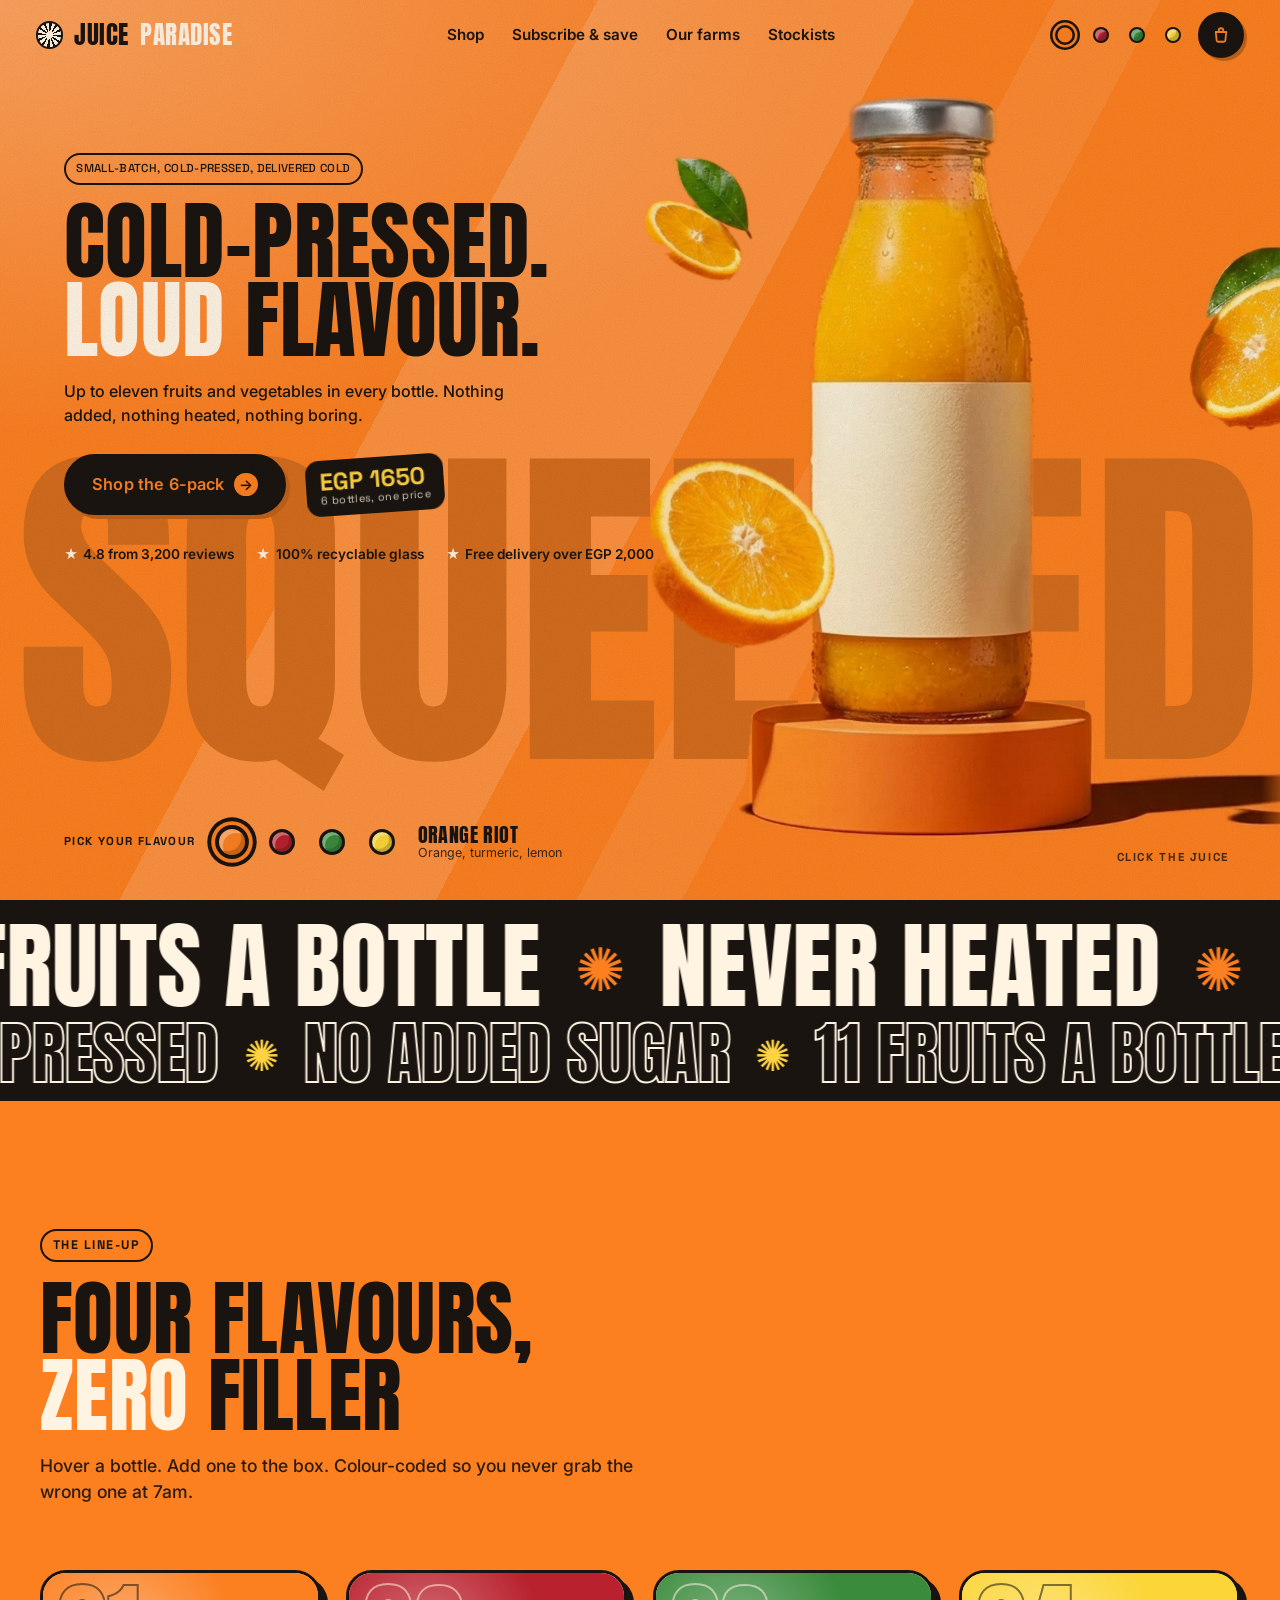
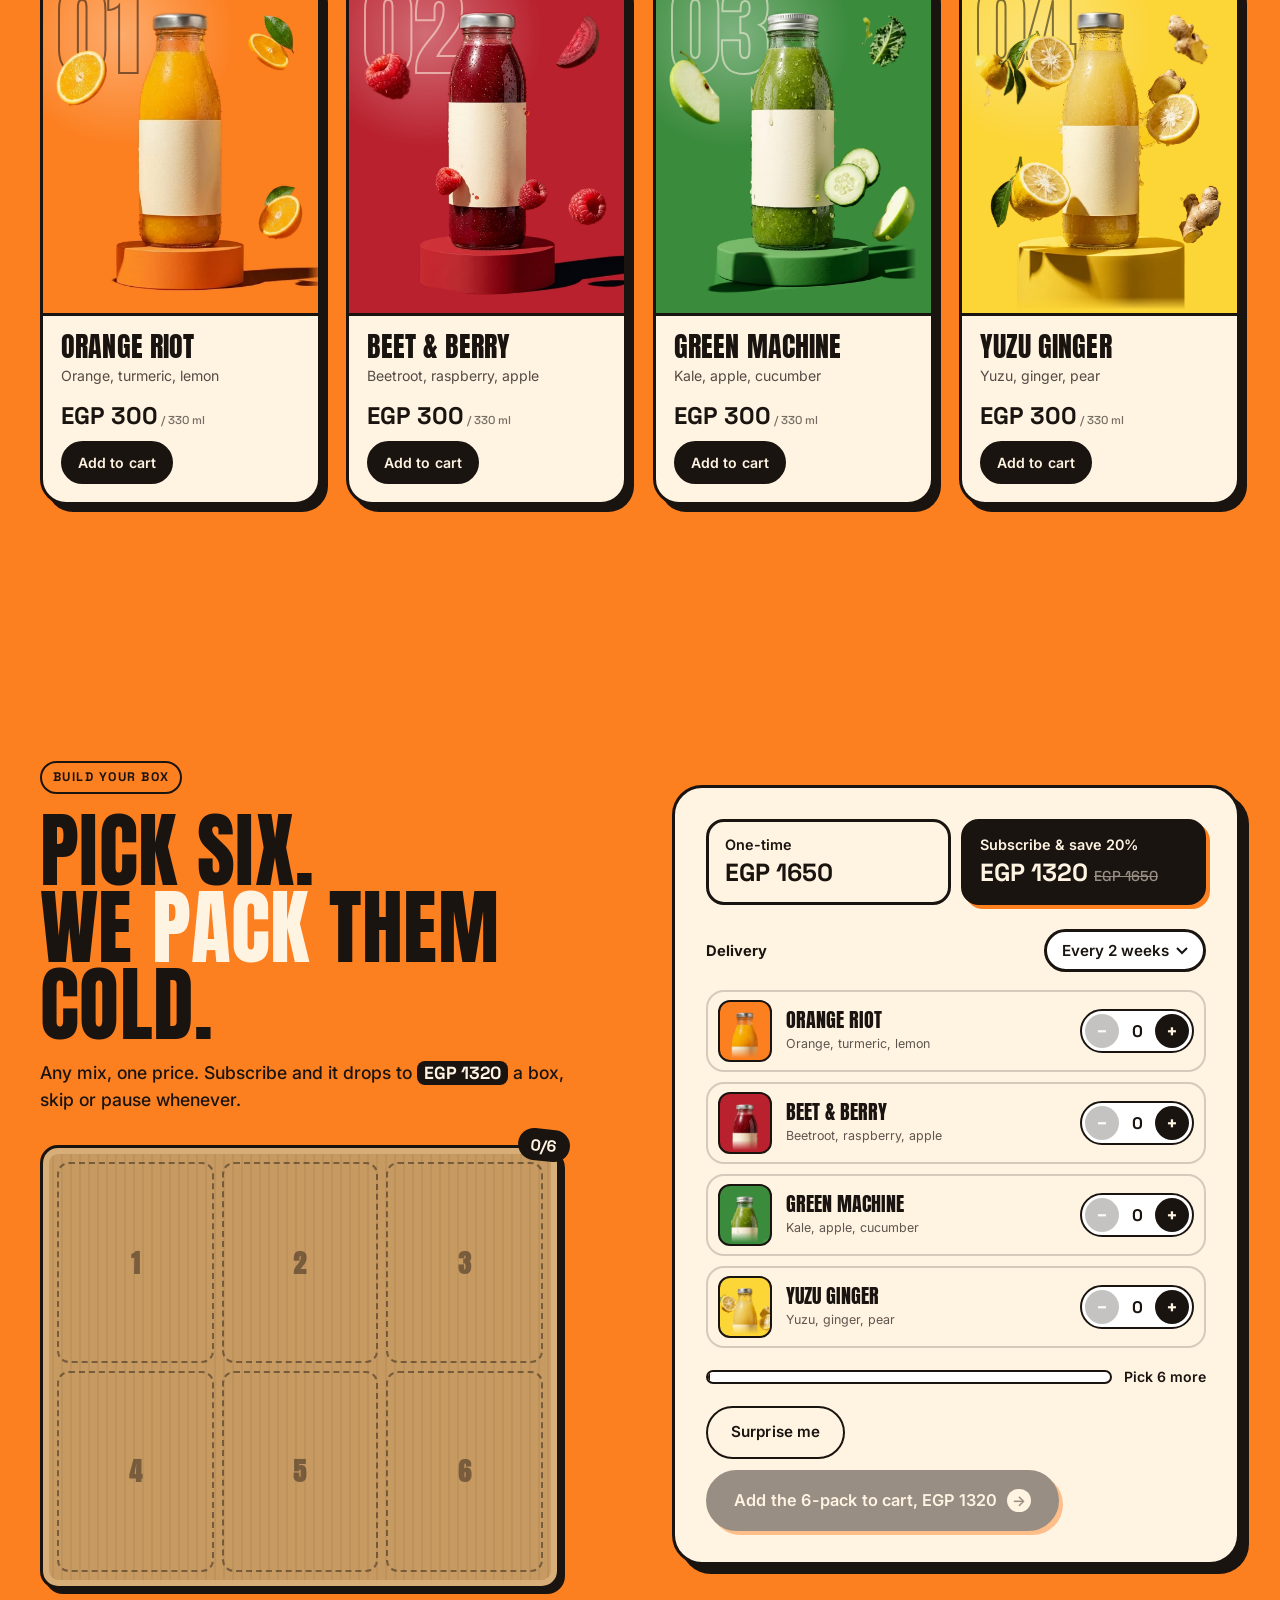
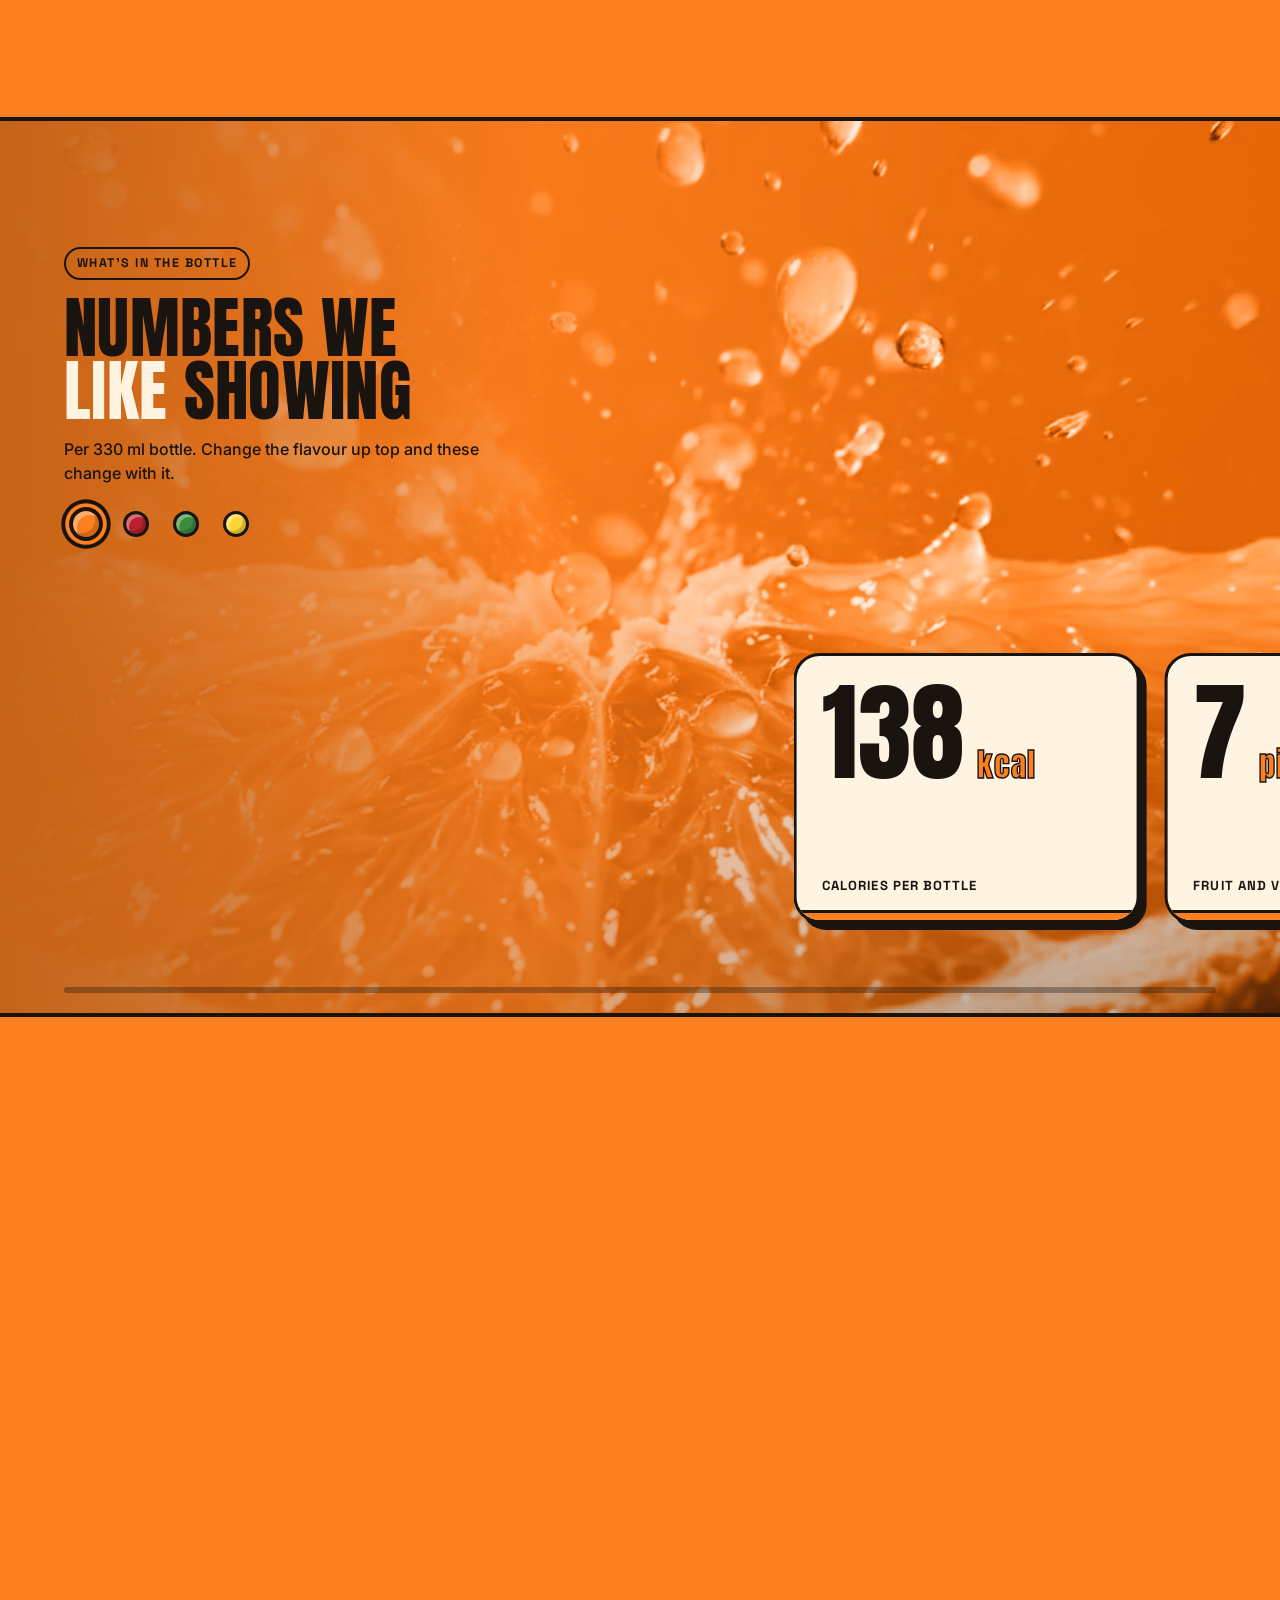
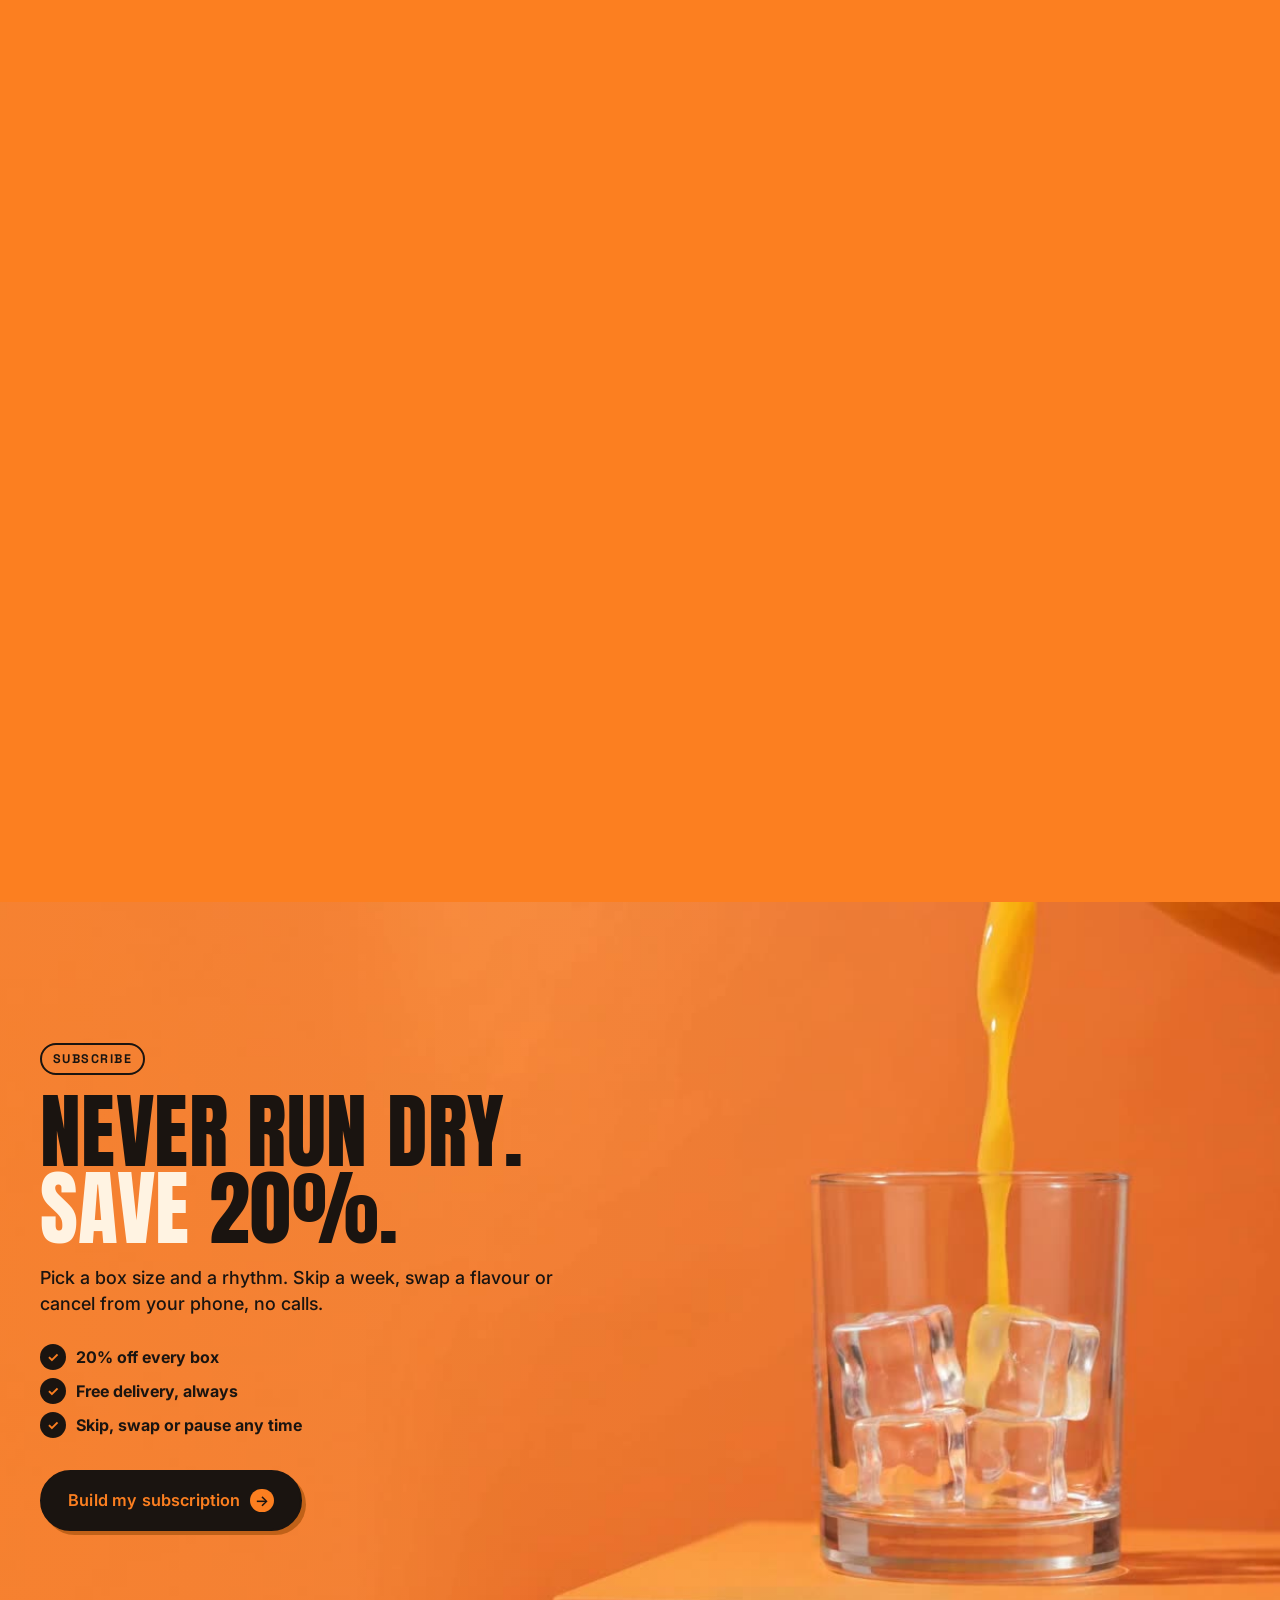
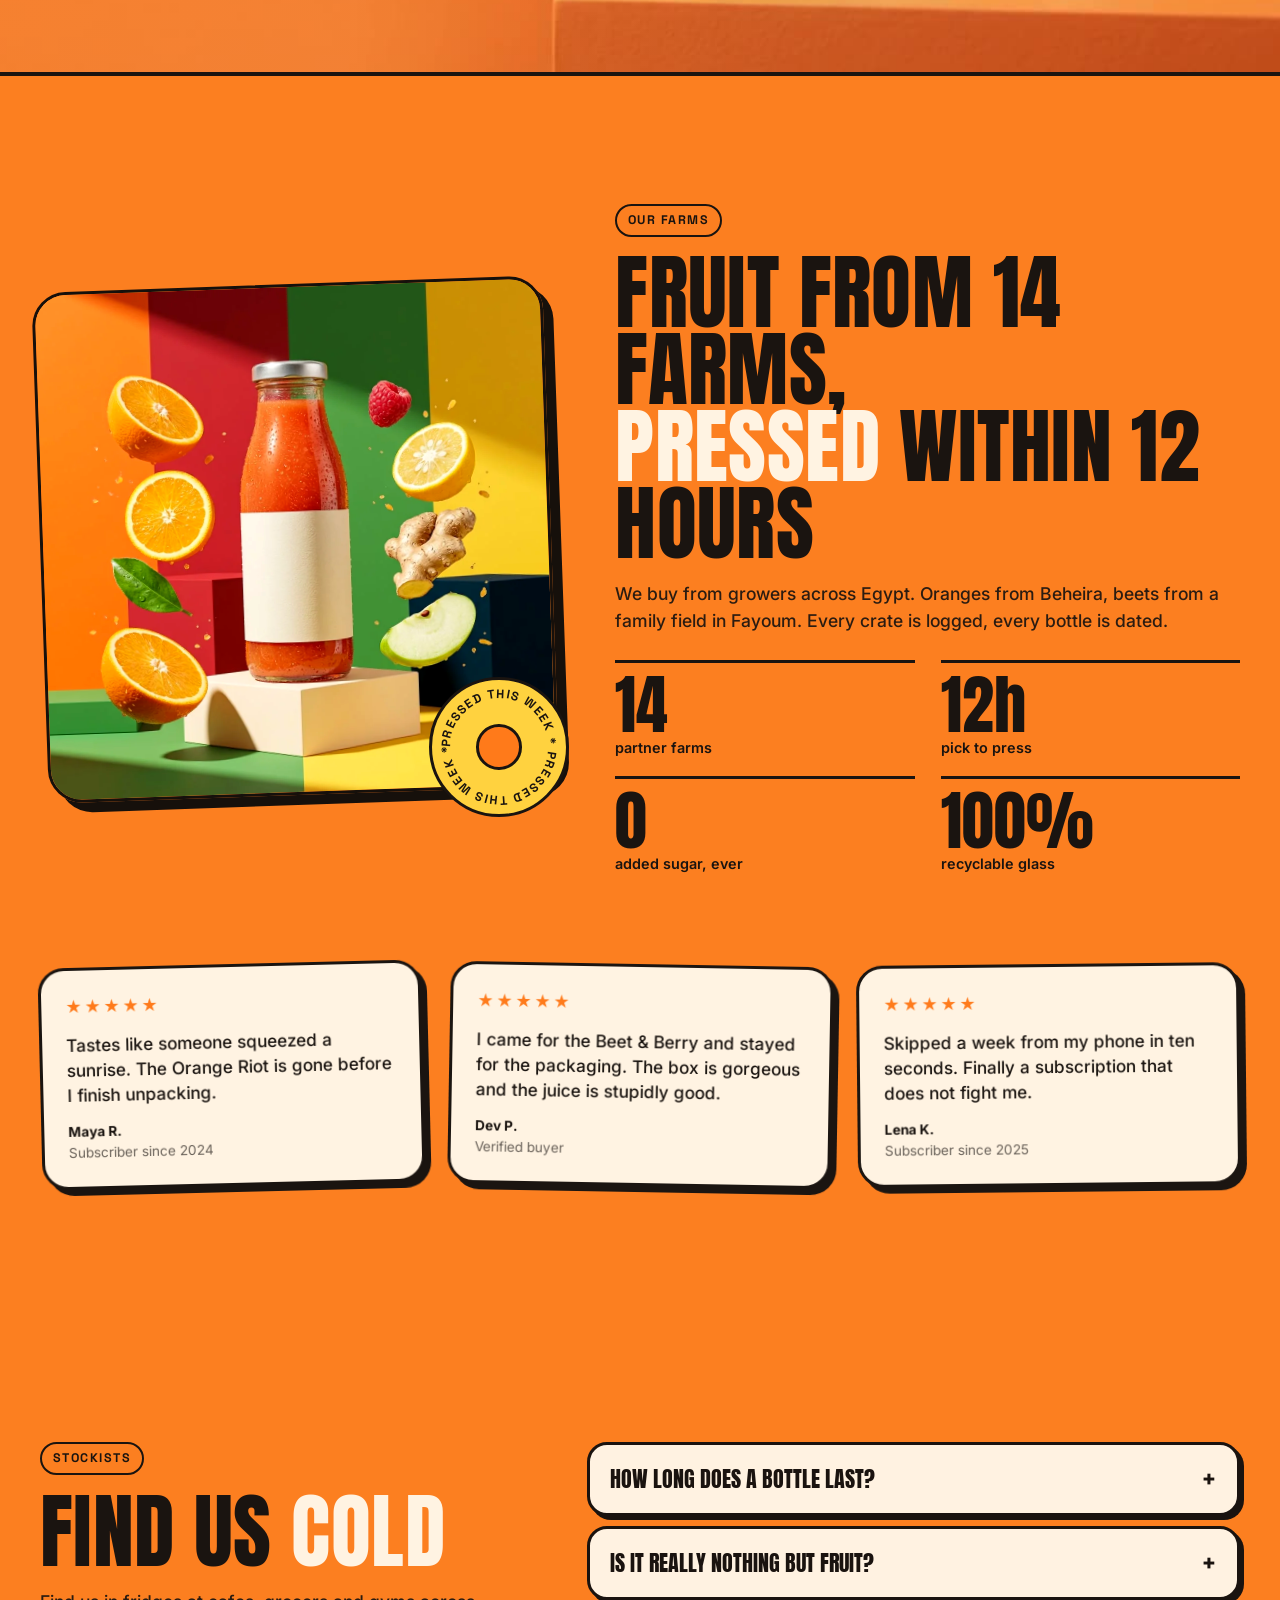
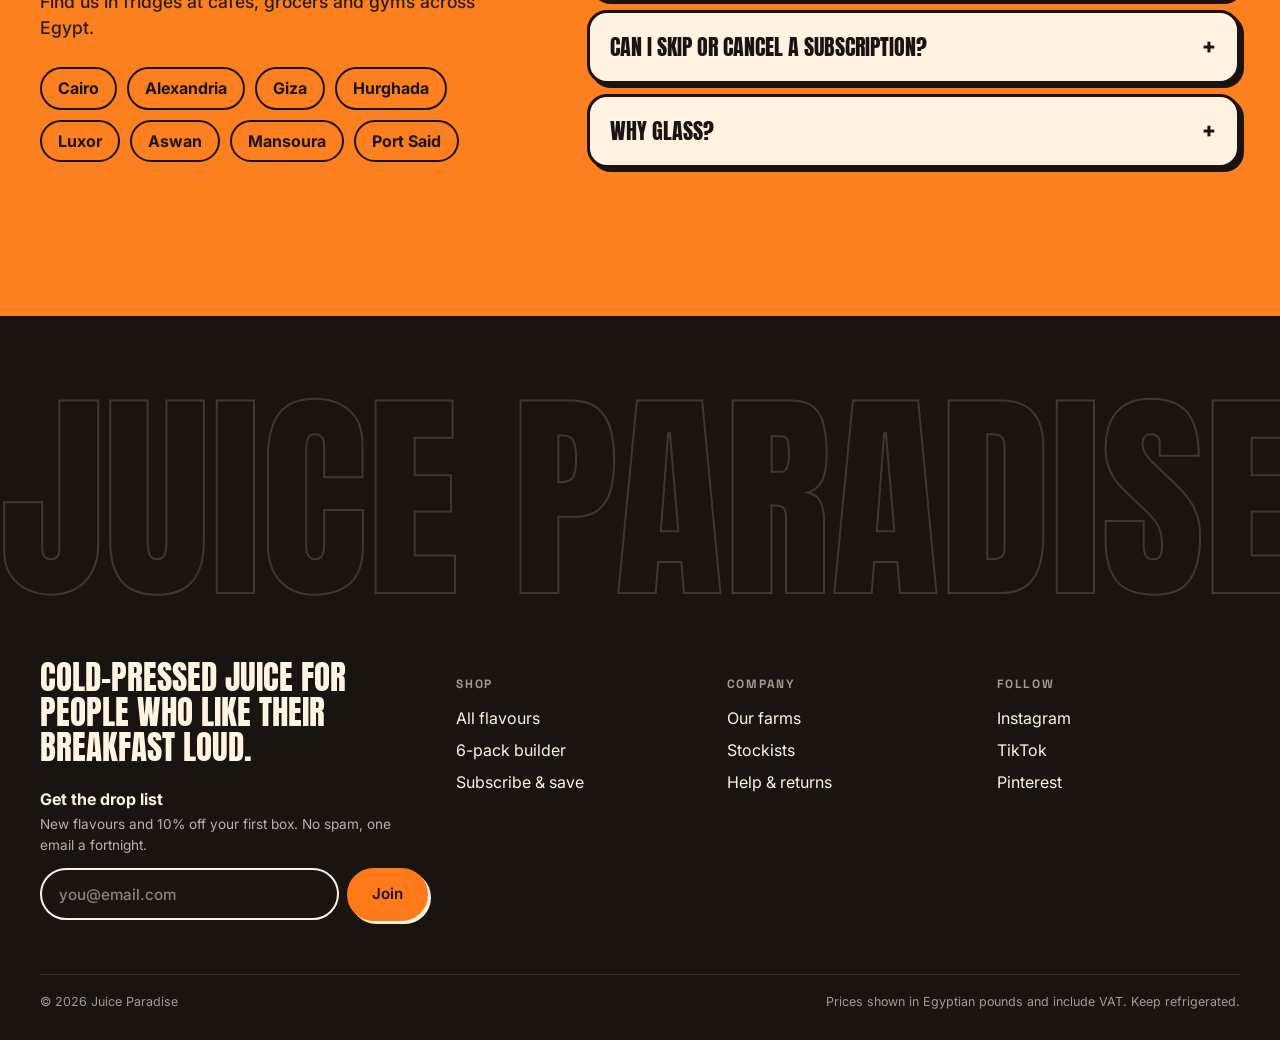
<file: index.html>
<!doctype html>
<html lang="en">
<head>
  <base href="./"><meta name="draftly-preset-kind" content="runtime-copy">
  <meta charset="utf-8" />
  <meta name="viewport" content="width=device-width, initial-scale=1, viewport-fit=cover" />
  <title>Juice Paradise | Egyptian cold-pressed juice</title>
  <meta name="description" content="Egyptian cold-pressed juice delivered fresh: four flavours, build a 6-pack and save 20% on subscriptions." />
  <meta name="theme-color" content="#fc7f20" />
  <meta property="og:title" content="Juice Paradise | Fresh, cold-pressed juice from Egypt." />
  <meta property="og:description" content="Four Egyptian cold-pressed flavours. Build a 6-pack, subscribe and save 20%." />
  <meta property="og:image" content="./media/og.jpg" />
  <link rel="icon" href="data:image/svg+xml,%3Csvg xmlns='http://www.w3.org/2000/svg' viewBox='0 0 32 32'%3E%3Ccircle cx='16' cy='16' r='15' fill='%23ff7a1a'/%3E%3Cpath d='M16 4v24M4 16h24M7.5 7.5l17 17M24.5 7.5l-17 17' stroke='%23fff3e2' stroke-width='1.6'/%3E%3C/svg%3E" />
  <link rel="preconnect" href="https://fonts.googleapis.com" />
  <link rel="preconnect" href="https://fonts.gstatic.com" crossorigin />
  <link href="https://fonts.googleapis.com/css2?family=Anton&family=Inter:wght@400;500;600;700&family=Space+Grotesk:wght@500;700&display=swap" rel="stylesheet" />
  <script type="module" crossorigin src="./assets/main-C-5VftvN.js"></script>
  <link rel="modulepreload" crossorigin href="./assets/shell-PN3sp6ph.js">
  <link rel="stylesheet" crossorigin href="./assets/shell-VfJiyEuO.css">
</head>
<body>
  <main id="main">
    <section class="hero" data-hero aria-label="Juice Paradise Egyptian cold-pressed juice">
      <div class="hero-sun" aria-hidden="true"></div>
      <div class="hero-word" data-word aria-hidden="true"></div>
      <div class="rig rig-back" data-rig="back" aria-hidden="true"></div>
      <canvas class="stage" aria-hidden="true"></canvas>
      <div class="rig rig-bottles" data-rig="bottles" aria-hidden="true"></div>
      <div class="rig rig-front" data-rig="front" aria-hidden="true"></div>
      <div class="hero-copy">
        <span class="chip" data-intro="eyebrow" data-edit="hero.eyebrow"></span>
        <h1 data-hero-headline data-edit="hero.headline"></h1>
        <p class="sub" data-intro="sub" data-edit="hero.sub"></p>
        <div class="cta-row" data-intro="cta">
          <a class="pill solid big" data-edit-href="links.primary"><span data-edit="hero.cta1"></span><span class="arrow" aria-hidden="true">&rarr;</span></a>
          <span class="price-chip"><b data-hero-price></b><small data-edit="hero.price"></small></span>
        </div>
        <ul class="proof" data-intro="proof" data-proof></ul>
      </div>
      <div class="flavour-pick" data-intro="proof">
        <span class="pick-label" data-edit="hero.pick"></span>
        <div class="dots" data-dots-hero></div>
        <div class="pick-name" aria-live="polite"><b data-pick-name></b><small data-pick-notes></small></div>
      </div>
      <span class="hint" aria-hidden="true">Click the juice</span>
    </section>

    <div class="marquee" data-marquee aria-hidden="true">
      <div class="m-row m-fill"><div class="m-track" data-m-track></div></div>
      <div class="m-row m-line"><div class="m-track" data-m-track data-m-rev></div></div>
    </div>

    <section class="sec lineup" id="shop">
      <div class="container">
        <header class="sec-head" data-reveal>
          <span class="eyebrow" data-edit="lineup.eyebrow"></span>
          <h2 data-edit="lineup.title"></h2>
          <p data-edit="lineup.sub"></p>
        </header>
        <div class="cards" data-cards></div>
      </div>
    </section>

    <section class="sec build" id="build">
      <div class="container build-grid">
        <div class="build-copy" data-reveal>
          <span class="eyebrow" data-edit="builder.eyebrow"></span>
          <h2 data-edit="builder.title"></h2>
          <p class="build-sub" data-build-sub></p>
          <div class="crate" data-crate aria-hidden="true"></div>
        </div>
        <div class="build-panel" data-reveal data-reveal-delay="0.1">
          <div class="mode" role="radiogroup" aria-label="Purchase type" data-mode>
            <button type="button" role="radio" aria-checked="false" data-m="once"><span data-edit="builder.once"></span><b data-once-price></b></button>
            <button type="button" role="radio" aria-checked="true" data-m="sub"><span data-edit="builder.subscribe"></span><b data-sub-price></b></button>
          </div>
          <div class="freq" data-freq-wrap>
            <label for="freq" data-edit="builder.freq"></label>
            <select id="freq" data-freq></select>
          </div>
          <ul class="mix" data-mix></ul>
          <div class="meter"><div class="meter-bar"><i data-meter></i></div><span data-meter-txt aria-live="polite"></span></div>
          <div class="build-actions">
            <button type="button" class="pill ghost" data-surprise data-edit="builder.surprise"></button>
            <button type="button" class="pill solid big" data-add-pack><span data-add-label></span><span class="arrow" aria-hidden="true">&rarr;</span></button>
          </div>
        </div>
      </div>
    </section>

    <section class="nutri" id="nutrition" aria-label="Nutrition">
      <div class="nutri-pin" data-nutri>
        <div class="nutri-bg" aria-hidden="true"><img src="./media/macro.webp" alt="" decoding="async"><i class="nutri-tint"></i></div>
        <div class="nutri-head">
          <span class="eyebrow" data-edit="nutrition.eyebrow"></span>
          <h2 data-edit="nutrition.title"></h2>
          <p data-edit="nutrition.sub"></p>
          <div class="dots" data-dots-nutri></div>
        </div>
        <div class="nutri-track" data-n-track></div>
        <div class="nutri-progress" aria-hidden="true"><i data-n-prog></i></div>
      </div>
    </section>

    <section class="band" id="subscribe-band" data-band style="background-image:url(./media/pour.poster.jpg)">
      <canvas class="band-canvas" aria-hidden="true"></canvas>
      <div class="band-shade" aria-hidden="true"></div>
      <div class="container band-in">
        <div class="band-copy" data-reveal>
          <span class="eyebrow" data-edit="band.eyebrow"></span>
          <h2 data-edit="band.title"></h2>
          <p data-edit="band.sub"></p>
          <ul class="perks" data-perks></ul>
          <a class="pill solid big" data-edit-href="links.subscribe"><span data-edit="band.cta"></span><span class="arrow" aria-hidden="true">&rarr;</span></a>
        </div>
      </div>
    </section>

    <section class="sec farms" id="farms">
      <div class="container farms-grid">
        <figure class="farm-img" data-reveal>
          <img src="./media/stage.webp" alt="A bottle of juice on a colour-blocked set with oranges, a raspberry and ginger floating around it" loading="lazy" decoding="async">
          <span class="sticker" aria-hidden="true"><svg viewBox="0 0 120 120"><defs><path id="sc" d="M60 60 m-44 0 a44 44 0 1 1 88 0 a44 44 0 1 1 -88 0"/></defs><text><textPath href="#sc">PRESSED THIS WEEK * PRESSED THIS WEEK *</textPath></text></svg><i></i></span>
        </figure>
        <div class="farm-copy">
          <header class="sec-head left" data-reveal>
            <span class="eyebrow" data-edit="farms.eyebrow"></span>
            <h2 data-edit="farms.title"></h2>
            <p data-edit="farms.sub"></p>
          </header>
          <dl class="facts" data-facts></dl>
        </div>
      </div>
      <div class="container"><div class="reviews" data-reviews></div></div>
    </section>

    <section class="sec stock" id="stockists">
      <div class="container stock-grid">
        <header class="sec-head left" data-reveal>
          <span class="eyebrow" data-edit="stockists.eyebrow"></span>
          <h2 data-edit="stockists.title"></h2>
          <p data-edit="stockists.sub"></p>
          <ul class="cities" data-cities></ul>
        </header>
        <div class="faq" data-faq data-reveal data-reveal-delay="0.1"></div>
      </div>
    </section>
  </main>
<template data-draftly-media><img src="media/bottle-beet.webp" alt=""><img src="media/bottle-green.webp" alt=""><img src="media/bottle-orange.webp" alt=""><img src="media/bottle-yuzu.webp" alt=""><img src="media/box.webp" alt=""><img src="media/fruit-beet-0.webp" alt=""><img src="media/fruit-beet-1.webp" alt=""><img src="media/fruit-beet-2.webp" alt=""><img src="media/fruit-beet-3.webp" alt=""><img src="media/fruit-beet-4.webp" alt=""><img src="media/fruit-beet-5.webp" alt=""><img src="media/fruit-beet-6.webp" alt=""><img src="media/fruit-beet-7.webp" alt=""><img src="media/fruit-beet-8.webp" alt=""><img src="media/fruit-beet-9.webp" alt=""><img src="media/fruit-green-0.webp" alt=""><img src="media/fruit-green-1.webp" alt=""><img src="media/fruit-green-2.webp" alt=""><img src="media/fruit-green-3.webp" alt=""><img src="media/fruit-orange-0.webp" alt=""><img src="media/fruit-orange-1.webp" alt=""><img src="media/fruit-orange-2.webp" alt=""><img src="media/fruit-orange-3.webp" alt=""><img src="media/fruit-orange-4.webp" alt=""><img src="media/fruit-orange-5.webp" alt=""><img src="media/fruit-yuzu-0.webp" alt=""><img src="media/fruit-yuzu-1.webp" alt=""><img src="media/fruit-yuzu-2.webp" alt=""><img src="media/fruit-yuzu-3.webp" alt=""><img src="media/hero-mask.png" alt=""><video src="media/hero.mp4"></video><img src="media/macro.webp" alt=""><img src="media/og-source.webp" alt=""><img src="media/og.jpg" alt=""><img src="media/photo-beet.webp" alt=""><img src="media/photo-green.webp" alt=""><img src="media/photo-orange.webp" alt=""><img src="media/photo-yuzu.webp" alt=""><video src="media/pour.mp4"></video><img src="media/stage.webp" alt=""></template><script id="draftly-motion-runtime">/* Draftly runtime for templates-motion presets — inlined before </body> by
 * scripts/import-motion-presets.mjs (an inline classic script still runs before the deferred
 * module bundles). Dependency-free; keep it small.
 *
 * Why it exists: these sites write their copy with innerHTML / textContent and then split
 * headings into one span per word, and their WebGL scenes create <video>/<img> elements that
 * never enter the DOM. Neither the editor bridge nor the published apply script can reach
 * that, so this runtime applies the customer's customization at the source and the other two
 * stand down when #draftly-motion-runtime is present.
 *
 * Customization comes from:
 *  - published / exported pages: the #draftly-customization-data JSON in <head>
 *  - the editor iframe (?draftlyEditor=1): 'draftly-preset-sync' messages from the parent,
 *    stored per page in sessionStorage, then the iframe reloads to apply them from the start.
 *
 * 1. Copy: one pass per string over text only (never inside tags/attributes), single-word
 *    matches on word boundaries, output escaped, and a guard so text that already reads as
 *    the replacement isn't replaced again. Writes to detached nodes are skipped: the word
 *    splitter re-writes already-replaced words into detached spans.
 * 2. Media: src/srcset/poster on img/video/source — set from JS (in the DOM or not) or already in
 *    the parsed page — is swapped by filename. Responsive variants of a swapped file (hero-720.mp4,
 *    k1-960.webp for k1-1920.webp) follow it; the stem rule matches the importer's mediaStem().
 *    A video's poster is cleared when the video is swapped (it would flash the old clip), and
 *    url(...) in stylesheets / style attributes / style setters is swapped the same way.
 * 2b. Text edits from the editor's click-to-edit, keyed by the element's data-edit path
 *    ("hero.headline", stored as contentEdits["edit:hero.headline"]): the first write into that
 *    element is replaced with the edited text (escaped; *x* → <em>, \n → <br>, as the sites do).
 * 3. Pages: every preview (gallery, quick view, editor) and every published copy is the home
 *    page only, so links to sibling .html pages point at a matching section of this page, or
 *    are hidden.
 * 4. In-page anchors: <base href> makes "#id" resolve against the base; scroll instead.
 */
(function () {
  'use strict';
  var EDITOR = /[?&]draftlyEditor=1(&|$)/.test(location.search);
  var KEY = 'draftly-motion-cfg:' + location.pathname;
  var cfg = null;

  function isArray(a) {
    return Object.prototype.toString.call(a) === '[object Array]';
  }

  function cleanPairs(arr) {
    var out = [];
    if (!isArray(arr)) return out;
    for (var i = 0; i < arr.length; i++) {
      var r = arr[i];
      if (r && typeof r.from === 'string' && typeof r.to === 'string' && r.from.length >= 2 && r.from !== r.to) {
        out.push({ from: r.from, to: r.to });
      }
    }
    return out.sort(function (a, b) { return b.from.length - a.from.length; });
  }

  function fileName(url) {
    var s = String(url || '').split('#')[0].split('?')[0];
    return s.slice(s.lastIndexOf('/') + 1).toLowerCase();
  }

  var VARIANT = /[-_.](?:240|320|360|480|540|640|720|768|960|1080|1280|1440|1600|1920|2048|2560|3840|mobile|sm|small|lg|large)$/i;
  /** hero-720.mp4 → "hero|v": every responsive variant of one asset shares a stem. */
  function stemOf(name) {
    var kind = /\.(mp4|webm|mov|m3u8)$/i.test(name) ? 'v' : 'i';
    var s = name.replace(/\.[a-z0-9]+$/i, '');
    while (VARIANT.test(s)) s = s.replace(VARIANT, '');
    return s + '|' + kind;
  }

  function safeMediaUrl(url) {
    if (typeof url !== 'string' || !url) return null;
    if (/^(https?:|blob:)/i.test(url) || /^data:(image|video)\//i.test(url)) return url;
    if (/^[a-z][a-z0-9+.-]*:/i.test(url)) return null; // javascript:, etc.
    // Published uploads are page-relative (./custom-assets/…): resolve against the page, not <base>.
    try {
      return new URL(url, location.href).href;
    } catch (e) {
      return null;
    }
  }

  /** {pairs, media} from the published JSON or the editor's stored sync. */
  function normalize(raw, fromEditor) {
    var media = {};
    var slots = {};
    var catalog = raw.assetSlots || raw.assetCatalog || [];
    for (var i = 0; i < catalog.length; i++) if (catalog[i] && catalog[i].id) slots[catalog[i].id] = catalog[i];
    var overrides = raw.assetOverrides || {};
    if (isArray(overrides)) {
      var map = {};
      for (var j = 0; j < overrides.length; j++) if (overrides[j] && overrides[j].assetId) map[overrides[j].assetId] = overrides[j].url;
      overrides = map;
    }
    var stems = {};
    var edits = {};
    var ce = raw.contentEdits || {};
    for (var key in ce) {
      // Published / exported values are entity-encoded (lib/preset-export.ts); the editor's are raw.
      if (key.indexOf('edit:') === 0 && typeof ce[key] === 'string') edits[key.slice(5)] = fromEditor ? ce[key] : decodeEntities(ce[key]);
    }
    for (var id in overrides) {
      var slot = slots[id];
      var url = safeMediaUrl(overrides[id]);
      if (slot && slot.defaultUrl && url) {
        var name = fileName(slot.defaultUrl);
        media[name] = url;
        stems[stemOf(name)] = url;
      }
    }
    return { pairs: cleanPairs(raw.replacements), media: media, stems: stems, edits: edits };
  }

  /** contentEdits values pass through DOMPurify on export, which entity-encodes text. */
  function decodeEntities(s) {
    return s
      .replace(/&lt;/g, '<')
      .replace(/&gt;/g, '>')
      .replace(/&quot;/g, '"')
      .replace(/&#39;/g, "'")
      .replace(/&nbsp;/g, ' ')
      .replace(/&amp;/g, '&');
  }

  /** The templates' own mdInline(): escape, *accent* → <em>, \n → <br>. */
  function mdInline(s) {
    return String(s)
      .replace(/&/g, '&amp;')
      .replace(/</g, '&lt;')
      .replace(/>/g, '&gt;')
      .replace(/\*([^*]+)\*/g, '<em>$1</em>')
      .replace(/\n/g, '<br>');
  }

  /** Edited text for a data-edit element's first write (null when there is none / already applied). */
  function editFor(el) {
    if (!el || el.nodeType !== 1 || el.__draftlyEdited) return null;
    var key = el.getAttribute('data-edit');
    if (!key) return null;
    var c = load();
    if (!c.edits || !Object.prototype.hasOwnProperty.call(c.edits, key)) return null;
    el.__draftlyEdited = true;
    return c.edits[key];
  }

  function load() {
    if (cfg) return cfg;
    var raw = null;
    var fromEditor = false;
    try {
      var el = document.getElementById('draftly-customization-data');
      if (el) raw = JSON.parse(el.textContent || '{}');
      else if (EDITOR) {
        raw = JSON.parse(sessionStorage.getItem(KEY) || 'null');
        fromEditor = true;
      }
    } catch (e) {
      raw = {};
    }
    // Before the JSON block is parsed, don't cache an empty answer.
    if (!raw && document.readyState === 'loading') return { pairs: [], media: {}, stems: {}, edits: {} };
    cfg = normalize(raw || {}, fromEditor);
    cfg.text = matcher(cfg.pairs, false);
    cfg.html = matcher(cfg.pairs, true);
    return cfg;
  }

  function escapeHtml(s) {
    return s.replace(/&/g, '&amp;').replace(/</g, '&lt;').replace(/>/g, '&gt;').replace(/"/g, '&quot;').replace(/'/g, '&#39;');
  }

  function escapeRe(s) {
    return s.replace(/[.*+?^${}()|[\]\\]/g, '\\</body>');
  }

  /** One regex for all pairs (longest first) so output is never rescanned. */
  function matcher(pairs, html) {
    if (!pairs.length) return null;
    var map = {};
    var alts = [];
    var plain = [];
    for (var i = 0; i < pairs.length; i++) {
      var from = html ? pairs[i].from.replace(/&/g, '&amp;').replace(/</g, '&lt;').replace(/>/g, '&gt;') : pairs[i].from;
      if (map[from]) continue;
      map[from] = { to: html ? escapeHtml(pairs[i].to) : pairs[i].to, rawTo: pairs[i].to, from: from };
      var head = /^[A-Za-z0-9À-￿]/.test(from) ? '(?<![\\p{L}\\p{N}])' : '';
      var tail = /[A-Za-z0-9À-￿]$/.test(from) ? '(?![\\p{L}\\p{N}])' : '';
      alts.push(head + escapeRe(from) + tail);
      plain.push(escapeRe(from));
    }
    var re;
    try {
      re = new RegExp(alts.join('|'), 'gu');
    } catch (e) {
      re = new RegExp(plain.join('|'), 'g'); // engines without lookbehind
    }
    return { re: re, map: map };
  }

  function applyMatcher(m, s) {
    if (!m) return s;
    m.re.lastIndex = 0;
    return s.replace(m.re, function (hit, offset, str) {
      var e = m.map[hit];
      if (!e) return hit;
      // Already reads as the replacement here (re-written text, to ⊇ from): leave it.
      var k = e.to.indexOf(hit);
      if (k !== -1 && offset - k >= 0 && str.substr(offset - k, e.to.length) === e.to) return hit;
      return e.to;
    });
  }

  /** Override for a media URL: exact file name first, then any variant of the same asset. */
  function mediaFor(url) {
    var c = load();
    var name = fileName(url);
    if (!name) return null;
    if (Object.prototype.hasOwnProperty.call(c.media, name)) return c.media[name];
    var st = stemOf(name);
    return Object.prototype.hasOwnProperty.call(c.stems, st) ? c.stems[st] : null;
  }

  /** A srcset naming a swapped file becomes just the new file (no width descriptors). */
  function swapSrcset(v) {
    var list = String(v).split(',');
    for (var i = 0; i < list.length; i++) {
      var next = mediaFor(list[i].trim().split(/\s+/)[0]);
      if (next) return next.replace(/,/g, '%2C').replace(/\s/g, '%20');
    }
    return v;
  }

  /**
   * poster="…" value: the override for that file, '' when it is the poster of a swapped video
   * (hero-poster.jpg / hero.poster.jpg / hero.jpg next to hero.mp4), else null (leave it).
   */
  function posterFor(url) {
    var next = mediaFor(url);
    if (next) return next;
    var name = fileName(url);
    if (!name) return null;
    var base = stemOf(name).split('|')[0].replace(/[-_.]poster$/i, '');
    return Object.prototype.hasOwnProperty.call(load().stems, base + '|v') ? '' : null;
  }

  var CSS_URL = /url\(\s*(['"]?)([^'")]+)\1\s*\)/g;
  /** url(...) references to swapped files, rewritten. */
  function swapCssUrls(v) {
    if (typeof v !== 'string' || v.indexOf('url(') === -1 || !hasMediaOverrides()) return v;
    return v.replace(CSS_URL, function (all, q, u) {
      var next = mediaFor(u);
      return next ? 'url("' + next.replace(/"/g, '%22') + '")' : all;
    });
  }

  function hasMediaOverrides() {
    var c = load();
    for (var k in c.media) return true;
    return false;
  }

  function swapMediaAttrs(tag) {
    tag = tag.replace(/(\s(src|poster|data-src|srcset|data-srcset)\s*=\s*)(["'])([^"']*)\3/gi, function (all, pre, attr, q, url) {
      var u = url.replace(/&amp;/g, '&');
      var next = /srcset$/i.test(attr) ? swapSrcset(u) : /^poster$/i.test(attr) ? posterFor(u) : mediaFor(u);
      return next != null && next !== url ? pre + q + escapeHtml(next) + q : all;
    });
    // style="background-image:url(media/x.jpg)" (attribute value is entity-escaped in markup).
    return tag.replace(/(\sstyle\s*=\s*)(["'])([^"']*url\([^"']*)\2/gi, function (all, pre, q, css) {
      var next = swapCssUrls(css.replace(/&quot;/g, '"').replace(/&amp;/g, '&'));
      return next !== css ? pre + q + escapeHtml(next) + q : all;
    });
  }

  function replaceHtml(html) {
    var c = load();
    var hasMedia = hasMediaOverrides();
    if (!c.html && !hasMedia) return html;
    var parts = html.split(/(<[^>]*>)/);
    var raw = false;
    for (var i = 0; i < parts.length; i++) {
      var p = parts[i];
      if (!p) continue;
      if (p.charAt(0) === '<' && p.charAt(p.length - 1) === '>') {
        if (/^<(script|style)\b/i.test(p)) raw = true;
        else if (/^<\/(script|style)\b/i.test(p)) raw = false;
        else if (hasMedia) parts[i] = swapMediaAttrs(p);
      } else if (!raw && c.html) {
        parts[i] = applyMatcher(c.html, p);
      }
    }
    return parts.join('');
  }

  function rawTextTarget(node) {
    var el = node.nodeType === 1 ? node : node.parentNode;
    return !!el && el.nodeType === 1 && /^(SCRIPT|STYLE|TEXTAREA)$/.test(el.tagName);
  }

  function wrap(proto, prop, fn) {
    var d = proto && Object.getOwnPropertyDescriptor(proto, prop);
    if (!d || !d.set || !d.configurable) return;
    Object.defineProperty(proto, prop, {
      configurable: true,
      enumerable: d.enumerable,
      get: d.get,
      set: function (v) {
        d.set.call(this, typeof v === 'string' ? fn(this, v) : v);
      },
    });
  }

  wrap(Element.prototype, 'innerHTML', function (el, v) {
    if (rawTextTarget(el)) return v;
    var ed = editFor(el);
    return ed != null ? mdInline(ed) : replaceHtml(v);
  });
  wrap(Node.prototype, 'textContent', function (node, v) {
    // Detached targets are skipped: the word splitter writes already-replaced words there.
    if (!node.isConnected || rawTextTarget(node)) return v;
    var ed = editFor(node);
    if (ed != null) return ed.replace(/\*([^*]+)\*/g, '$1');
    return applyMatcher(load().text, v);
  });

  function mediaSwap(el, v) {
    return mediaFor(v) || v;
  }
  function srcsetSwap(el, v) {
    return swapSrcset(v);
  }
  wrap(window.HTMLMediaElement && HTMLMediaElement.prototype, 'src', mediaSwap);
  wrap(window.HTMLImageElement && HTMLImageElement.prototype, 'src', mediaSwap);
  wrap(window.HTMLSourceElement && HTMLSourceElement.prototype, 'src', mediaSwap);
  wrap(window.HTMLVideoElement && HTMLVideoElement.prototype, 'poster', function (el, v) {
    var next = posterFor(v);
    return next != null ? next : v;
  });
  wrap(window.HTMLImageElement && HTMLImageElement.prototype, 'srcset', srcsetSwap);
  wrap(window.HTMLSourceElement && HTMLSourceElement.prototype, 'srcset', srcsetSwap);
  var setAttr = Element.prototype.setAttribute;
  Element.prototype.setAttribute = function (name, value) {
    if (typeof value === 'string' && /^(IMG|VIDEO|SOURCE|AUDIO)$/.test(this.tagName)) {
      if (/^src$/i.test(name)) value = mediaSwap(this, value);
      else if (/^poster$/i.test(name)) {
        var p = posterFor(value);
        if (p != null) value = p;
      } else if (/^srcset$/i.test(name)) value = swapSrcset(value);
    }
    if (typeof value === 'string' && /^style$/i.test(name)) value = swapCssUrls(value);
    return setAttr.call(this, name, value);
  };

  // Inline styles set from JS: el.style.backgroundImage = 'url(media/x.jpg)', setProperty, cssText.
  var CSD = window.CSSStyleDeclaration && CSSStyleDeclaration.prototype;
  if (CSD) {
    var setProp = CSD.setProperty;
    CSD.setProperty = function (prop, value, prio) {
      return setProp.call(this, prop, typeof value === 'string' ? swapCssUrls(value) : value, prio);
    };
    var cssUrlSwap = function (el, v) {
      return swapCssUrls(v);
    };
    wrap(CSD, 'cssText', cssUrlSwap);
    wrap(CSD, 'backgroundImage', cssUrlSwap);
    wrap(CSD, 'background', cssUrlSwap);
  }

  /** url(...) in the page's own stylesheets (Vite CSS: url(../media/x.jpg)). */
  function swapStylesheetUrls() {
    if (!hasMediaOverrides()) return;
    var visit = function (rules) {
      for (var i = 0; rules && i < rules.length; i++) {
        var r = rules[i];
        if (r.style) {
          for (var j = 0; j < r.style.length; j++) {
            var prop = r.style[j];
            var val = r.style.getPropertyValue(prop);
            if (val.indexOf('url(') === -1) continue;
            var next = swapCssUrls(val);
            if (next !== val) setProp.call(r.style, prop, next, r.style.getPropertyPriority(prop));
          }
        }
        if (r.cssRules) visit(r.cssRules);
      }
    };
    for (var k = 0; k < document.styleSheets.length; k++) {
      try {
        visit(document.styleSheets[k].cssRules);
      } catch (e) {} // cross-origin (Google Fonts)
    }
  }

  // Media already in the parsed page (static <img srcset>, hero posters): the setters above never
  // ran for them. Runs now (this script sits at the end of <body>) and again at DOMContentLoaded.
  function swapStaticMedia() {
    if (!hasMediaOverrides()) return;
    var els = document.querySelectorAll('img, video, source');
    for (var i = 0; i < els.length; i++) {
      var el = els[i];
      var changed = false;
      var attrs = ['src', 'poster', 'srcset'];
      for (var j = 0; j < attrs.length; j++) {
        var v = el.getAttribute(attrs[j]);
        if (!v) continue;
        var next = attrs[j] === 'srcset' ? swapSrcset(v) : attrs[j] === 'poster' ? posterFor(v) : mediaFor(v);
        if (next != null && next !== v) {
          setAttr.call(el, attrs[j], next);
          changed = changed || attrs[j] !== 'poster';
        }
      }
      if (changed && el.tagName === 'SOURCE' && el.parentNode && typeof el.parentNode.load === 'function') el.parentNode.load();
      else if (changed && el.tagName === 'VIDEO' && typeof el.load === 'function') el.load();
    }
    var styled = document.querySelectorAll('[style*="url"]');
    for (var s = 0; s < styled.length; s++) {
      var css = styled[s].getAttribute('style');
      var swapped = swapCssUrls(css);
      if (swapped !== css) setAttr.call(styled[s], 'style', swapped);
    }
  }
  try {
    swapStaticMedia();
  } catch (e) {}

  // Copy already in the parsed page (labels the bundles never write): the setters above never see
  // it. [data-edit] elements are skipped — the bundles fill those, through the setters.
  function applyStaticText() {
    var m = load().text;
    if (!m || !document.body) return;
    var walker = document.createTreeWalker(document.body, NodeFilter.SHOW_TEXT);
    var nodes = [];
    while (walker.nextNode()) nodes.push(walker.currentNode);
    for (var i = 0; i < nodes.length; i++) {
      var n = nodes[i];
      var p = n.parentNode;
      if (!p || p.nodeType !== 1 || /^(SCRIPT|STYLE|TEMPLATE|TEXTAREA|NOSCRIPT)$/.test(p.tagName) || p.closest('[data-edit]')) continue;
      var v = n.data;
      if (!v || !/\S/.test(v)) continue;
      var next = applyMatcher(m, v);
      if (next !== v) n.data = next;
    }
  }
  try {
    applyStaticText();
  } catch (e) {}

  if (EDITOR) {
    var booted = null;
    var timer = null;
    var fingerprint = function (raw) {
      var n = normalize(raw || {}, true);
      return JSON.stringify([n.pairs, n.media, n.edits]);
    };
    addEventListener('message', function (e) {
      if (e.source !== parent || !e.data || e.data.type !== 'draftly-preset-sync') return;
      var textEdits = {};
      var ce = e.data.contentEdits || {};
      for (var ck in ce) if (ck.indexOf('edit:') === 0) textEdits[ck] = ce[ck];
      var raw = {
        replacements: e.data.replacements || [],
        assetOverrides: e.data.assetOverrides || {},
        assetCatalog: e.data.assetCatalog || [],
        contentEdits: textEdits,
      };
      if (booted === null) {
        var stored = null;
        try {
          stored = JSON.parse(sessionStorage.getItem(KEY) || 'null');
        } catch (err) {}
        booted = fingerprint(stored);
      }
      var next = fingerprint(raw);
      var pending = timer !== null;
      clearTimeout(timer);
      timer = null;
      if (next === booted) return;
      // The page already shows this change (a click-to-edit text edit): remember it for the next
      // load without reloading under the user — unless an earlier change is still waiting to
      // reload (it would never show).
      if (e.data.reload === false && !pending) {
        try {
          sessionStorage.setItem(KEY, JSON.stringify(raw));
          booted = next;
        } catch (err) {}
        return;
      }
      // Debounced: a burst of edits reloads the preview once.
      timer = setTimeout(function () {
        timer = null;
        try {
          sessionStorage.setItem(KEY, JSON.stringify(raw));
        } catch (err) {
          return;
        }
        booted = next;
        location.reload();
      }, 400);
    });
  }

  // 3. Home page only: retarget sibling-page links once the DOM exists.
  var SYNONYMS = {
    book: ['book', 'booking', 'appointment', 'contact', 'cta', 'stay', 'hold', 'visit', 'departures', 'start', 'courts'],
    booking: ['booking', 'book', 'contact', 'cta', 'stay', 'hold', 'visit', 'departures', 'start', 'courts'],
    contact: ['contact', 'book', 'booking', 'cta', 'newsletter', 'close', 'closing'],
    services: ['services', 'service', 'treatments', 'pricing', 'capabilities', 'caps'],
    treatments: ['treatments', 'services', 'pricing'],
    shop: ['shop', 'products', 'flavours', 'flavors', 'bestsellers', 'prices'],
    subscribe: ['subscribe', 'subscription', 'plans', 'pricing'],
    rooms: ['rooms', 'suites', 'stay'],
    tours: ['tours', 'trips'],
    tour: ['tours', 'trips', 'book', 'booking'],
    work: ['work', 'projects', 'selected-work'],
    projects: ['projects', 'work'],
    project: ['projects', 'work'],
    speaking: ['speaking', 'talks', 'keynotes'],
    coaching: ['coaching', 'programs', 'programmes', 'work-with-me'],
    // templates-50 (v4) sibling pages
    chalets: ['chalets', 'houses', 'rooms', 'stay'],
    cabins: ['cabins', 'rooms', 'stay'],
    residences: ['residences', 'homes'],
    availability: ['availability', 'residences', 'register', 'visit'],
    homes: ['homes', 'listings', 'featured'],
    sell: ['sell', 'valuation', 'contact'],
    expeditions: ['expeditions', 'departures', 'trips'],
    trips: ['trips', 'liveaboard', 'courses'],
    programmes: ['programmes', 'programs', 'packages', 'courses', 'tracks'],
    classes: ['classes', 'practice', 'week', 'plans'],
    lessons: ['lessons', 'instruments', 'teachers'],
    courses: ['courses', 'routes', 'fees'],
    curriculum: ['curriculum', 'run', 'pricing'],
    tracks: ['tracks', 'build'],
    plans: ['plans', 'pricing', 'memberships', 'membership', 'packages'],
    plan: ['plan', 'plans', 'recipes', 'pricing'],
    pricing: ['pricing', 'packages', 'plans'],
    packages: ['packages', 'pricing', 'plans', 'process', 'steps'],
    memberships: ['memberships', 'membership', 'members', 'plans', 'pricing'],
    membership: ['membership', 'memberships', 'members', 'plans', 'pricing'],
    members: ['members', 'membership', 'memberships'],
    trial: ['free-week', 'trial', 'week', 'book'],
    start: ['start', 'contact', 'how'],
    estimate: ['estimate', 'quote', 'contact', 'results'],
    quote: ['quote', 'cover', 'story'],
    claims: ['claims', 'cover'],
    consult: ['consult', 'contact'],
    practice: ['practice', 'services'],
    brief: ['brief', 'contact', 'studio'],
    hire: ['hire', 'employers', 'cv'],
    jobs: ['jobs', 'board'],
    enrol: ['enrol', 'pricing', 'fees'],
    apply: ['apply', 'cohorts', 'tracks'],
    inquire: ['inquire', 'hold', 'planner', 'contact'],
    lineup: ['lineup'],
    tickets: ['tickets', 'visit'],
    agenda: ['agenda', 'speakers', 'story'],
    menus: ['menus', 'supper-club', 'evening'],
    prints: ['prints', 'work'],
    episodes: ['episodes', 'latest', 'run'],
    support: ['support', 'members', 'subscribe'],
    artists: ['artists'],
    editions: ['editions'],
    workshops: ['workshops'],
    club: ['club', 'finder'],
    build: ['build', 'models', 'configure'],
    ride: ['ride'],
    atelier: ['atelier', 'craft', 'inside'],
    collection: ['collection', 'configure'],
    donate: ['donate', 'give'],
    give: ['give', 'donate'],
    volunteer: ['volunteer', 'hands'],
    visit: ['visit', 'welcome'],
    adopt: ['adopt', 'species'],
    whatson: ['whatson', 'showing', 'night'],
    'tee-times': ['tee-times', 'tee', 'course'],
  };
  var started = false;
  var pending = false;
  // Pages that are a call to action (book, enquire, give…): with no matching section, send the
  // visitor to the page's last section (usually the closing CTA) rather than hide the button.
  var CTA_PAGE = /^(book|booking|trial|contact|enquire|inquire|apply|enrol|enroll|donate|give|quote|estimate|consult|start|tickets|hire|brief|membership|memberships|members|support|plan|plans|packages|pricing|tour|reserve|checkout|join|subscribe|signup)$/;
  function sectionFor(name, hash) {
    var stem = name.replace(/\.html$/i, '').toLowerCase();
    var ids = (hash ? [hash] : []).concat(SYNONYMS[stem] || [], [stem]);
    for (var i = 0; i < ids.length; i++) if (ids[i] && document.getElementById(ids[i])) return '#' + ids[i];
    var form = document.querySelector('main form, form');
    var host = form && (form.id ? form : form.closest('[id]'));
    if (host && host.id && host.id !== 'top') return '#' + host.id;
    if (CTA_PAGE.test(stem)) {
      var sections = document.querySelectorAll('main section[id], body > section[id]');
      var last = sections[sections.length - 1];
      if (last && last.id !== 'top') return '#' + last.id;
    }
    return null;
  }
  function retarget() {
    pending = false;
    var base = document.baseURI.replace(/[?#].*$/, '').replace(/[^/]*$/, '');
    var links = document.querySelectorAll('a[href]');
    for (var i = 0; i < links.length; i++) {
      var a = links[i];
      var raw = a.getAttribute('href') || '';
      if (raw.charAt(0) === '#' || /^(mailto|tel|javascript|https?):/i.test(raw)) continue;
      var parts = a.href.split('#');
      var file = parts[0].split('?')[0];
      if (file.indexOf(base) !== 0) continue;
      var name = file.slice(base.length);
      if (name === '' || name === 'index.html') {
        a.setAttribute('href', parts[1] ? '#' + parts[1] : '#top');
      } else if (/\.html$/i.test(name)) {
        var hash = '';
        try {
          hash = parts[1] ? decodeURIComponent(parts[1]) : '';
        } catch (err) {}
        var target = sectionFor(name, hash);
        var li = a.parentElement && a.parentElement.tagName === 'LI' && a.parentElement.children.length === 1;
        var box = li ? a.parentElement : a;
        if (target) {
          a.setAttribute('href', target);
          // Hidden on an earlier pass, before the section was rendered: show it again.
          if (box.hasAttribute('data-draftly-hidden')) {
            box.style.display = '';
            box.removeAttribute('data-draftly-hidden');
          }
        } else if (!box.hasAttribute('data-draftly-hidden')) {
          box.style.display = 'none';
          box.setAttribute('data-draftly-hidden', '');
        }
        a.setAttribute('data-draftly-page-link', name);
      }
    }
  }
  addEventListener('load', function () {
    try {
      swapStylesheetUrls();
    } catch (e) {}
  });
  document.addEventListener('DOMContentLoaded', function () {
    try {
      swapStaticMedia();
      swapStylesheetUrls();
    } catch (e) {}
    started = true;
    retarget();
    new MutationObserver(function () {
      if (started && !pending) {
        pending = true;
        requestAnimationFrame(retarget);
      }
    }).observe(document.body, { childList: true, subtree: true });
  });

  // 4. In-page anchors the site's own handler (Lenis etc.) didn't take.
  addEventListener('click', function (e) {
    if (e.defaultPrevented || e.button !== 0 || e.metaKey || e.ctrlKey || e.shiftKey || e.altKey) return;
    var a = e.target && e.target.closest && e.target.closest('a[href^="#"]');
    if (!a || a.target) return;
    e.preventDefault();
    var h = a.getAttribute('href');
    var here = location.href.split('#')[0]; // absolute: <base> may be another origin
    if (h === '#' || h === '#top') {
      var t = document.getElementById('top');
      if (t) t.scrollIntoView();
      else scrollTo(0, 0);
      try {
        history.replaceState(null, '', here + (h === '#' ? '' : h));
      } catch (err) {}
      return;
    }
    location.hash = h;
  });
})();</script>
</body>
</html>
</file>
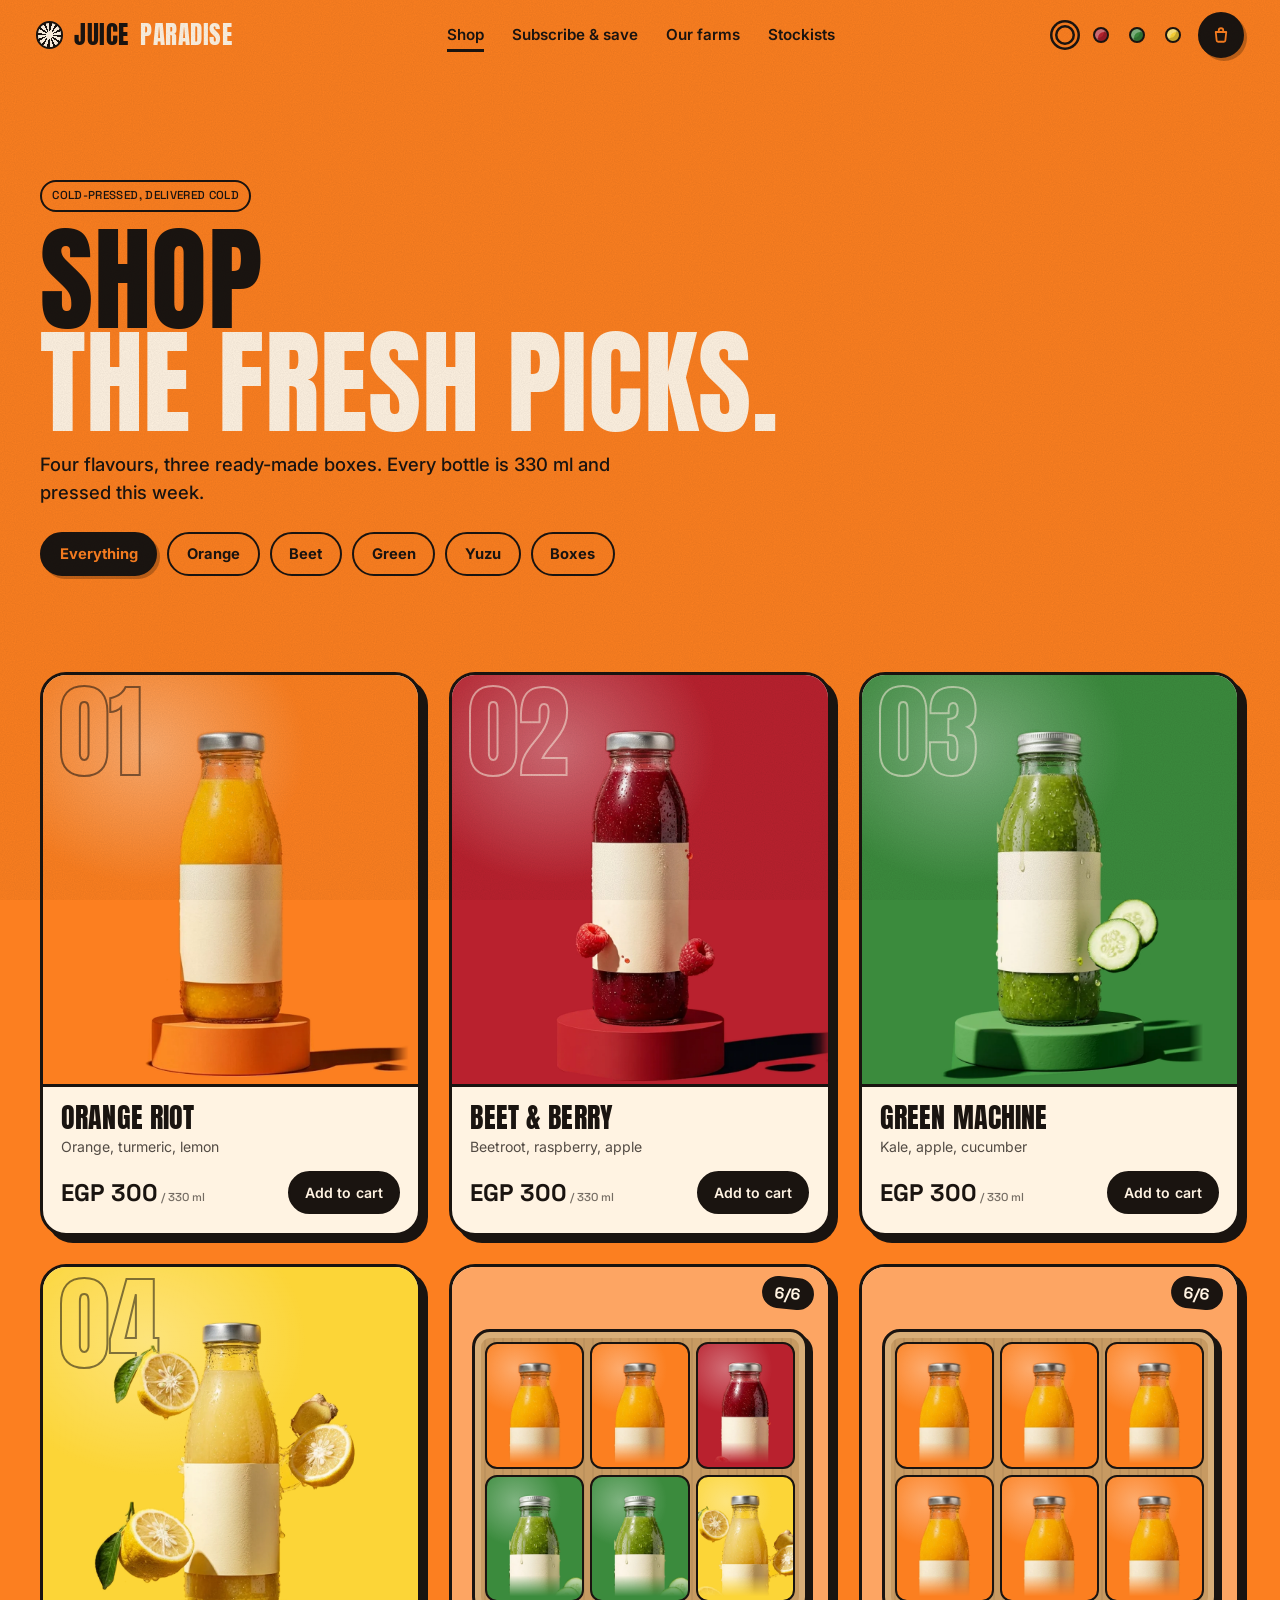
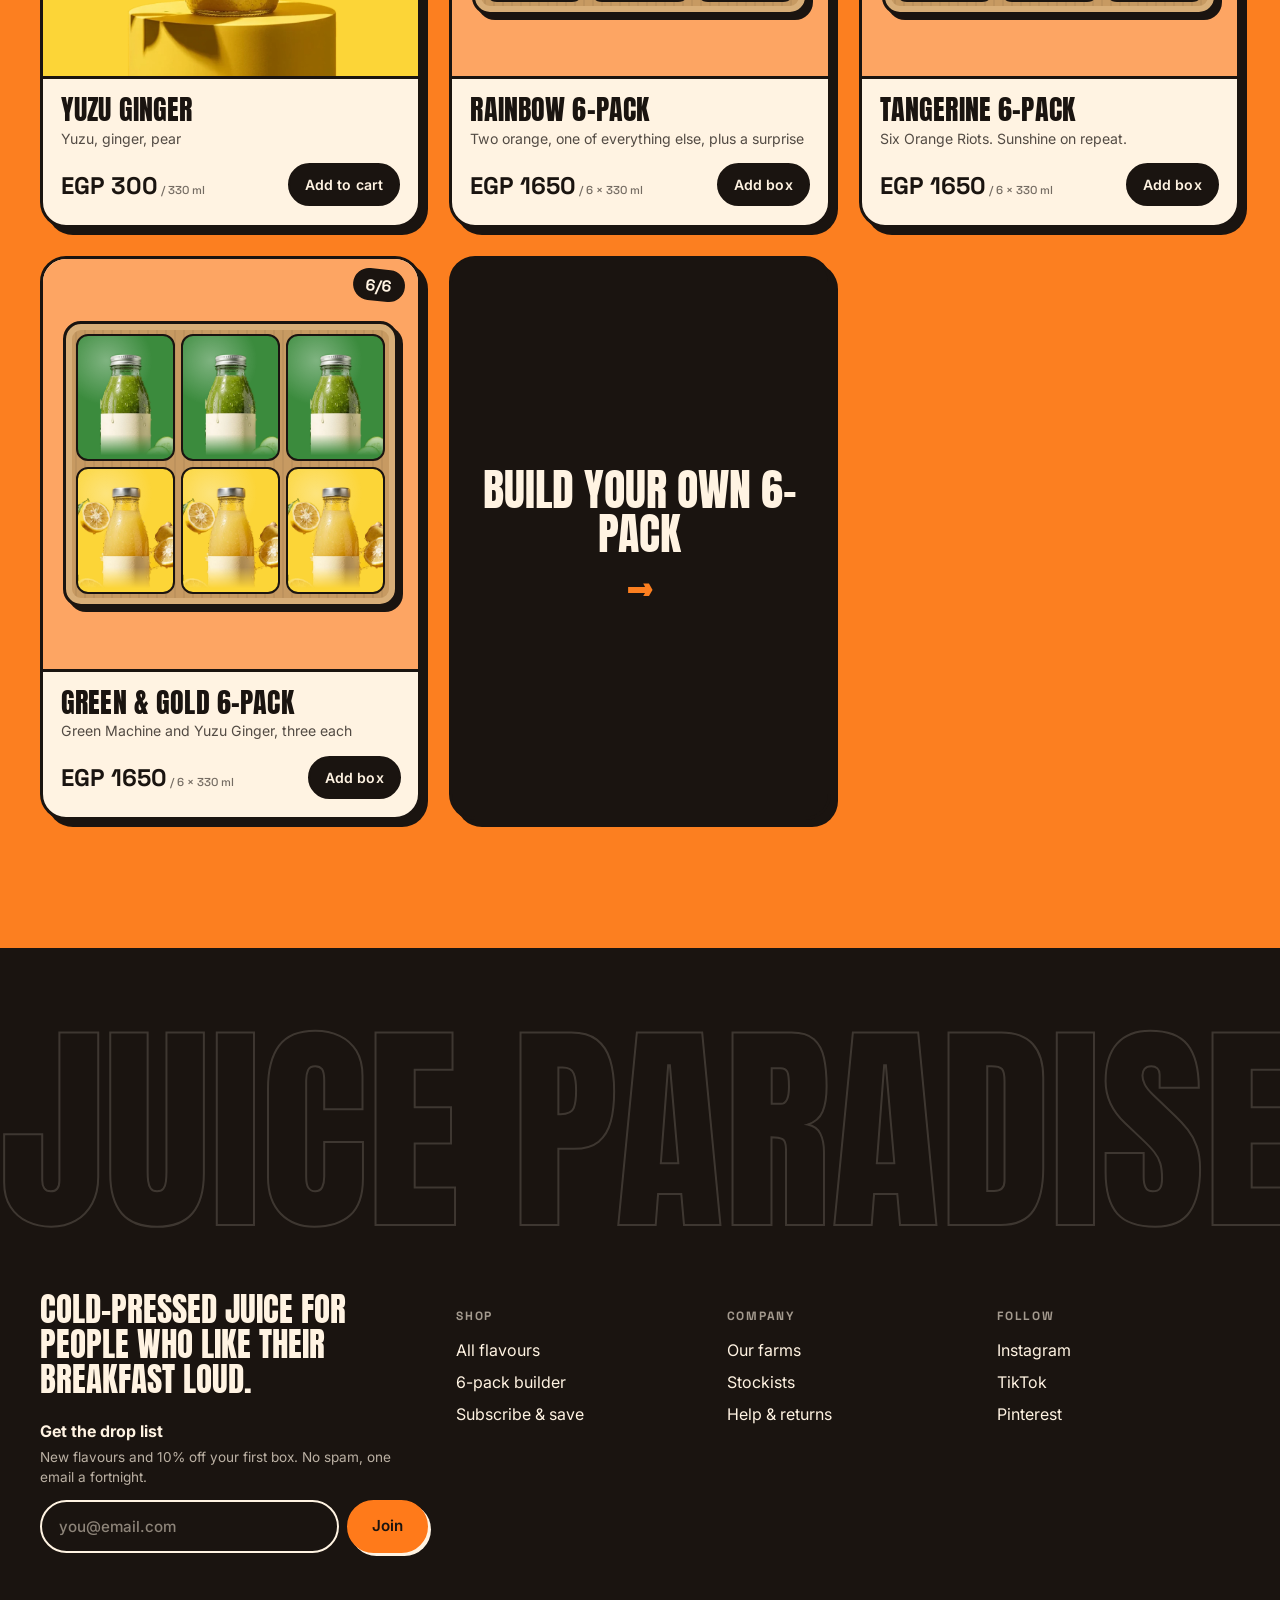
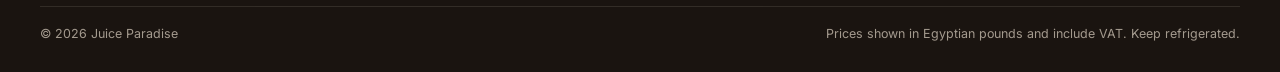
<file: shop.html>
<!doctype html>
<html lang="en">
<head>
  <base href="./"><meta name="draftly-preset-kind" content="runtime-copy"><meta name="robots" content="noindex">
  <meta charset="utf-8" />
  <meta name="viewport" content="width=device-width, initial-scale=1, viewport-fit=cover" />
  <title>Shop | Juice Paradise</title>
  <meta name="description" content="Shop four Egyptian cold-pressed flavours and ready-made 6-packs. Single bottles from EGP 300, subscribe and save 20%." />
  <meta name="theme-color" content="#fc7f20" />
  <meta property="og:image" content="./media/og.jpg" />
  <link rel="icon" href="data:image/svg+xml,%3Csvg xmlns='http://www.w3.org/2000/svg' viewBox='0 0 32 32'%3E%3Ccircle cx='16' cy='16' r='15' fill='%23ff7a1a'/%3E%3Cpath d='M16 4v24M4 16h24M7.5 7.5l17 17M24.5 7.5l-17 17' stroke='%23fff3e2' stroke-width='1.6'/%3E%3C/svg%3E" />
  <link rel="preconnect" href="https://fonts.googleapis.com" />
  <link rel="preconnect" href="https://fonts.gstatic.com" crossorigin />
  <link href="https://fonts.googleapis.com/css2?family=Anton&family=Inter:wght@400;500;600;700&family=Space+Grotesk:wght@500;700&display=swap" rel="stylesheet" />
  <script type="module" crossorigin src="./assets/shop-B65YJQJo.js"></script>
  <link rel="modulepreload" crossorigin href="./assets/shell-PN3sp6ph.js">
  <link rel="modulepreload" crossorigin href="./assets/ui-Bv-ay5QI.js">
  <link rel="stylesheet" crossorigin href="./assets/shell-VfJiyEuO.css">
</head>
<body>
  <main id="main">
    <section class="page-head" data-list-head>
      <div class="container">
        <span class="chip" data-intro="eyebrow" data-edit="shop.eyebrow"></span>
        <h1 data-hero-headline data-edit="shop.headline"></h1>
        <p class="sub" data-intro="sub" data-edit="shop.sub"></p>
        <div class="filters" data-intro="cta" role="tablist" aria-label="Filter products" data-filters></div>
      </div>
    </section>
    <section class="sec shop-sec" data-list>
      <div class="container"><div class="pgrid" data-grid aria-live="polite"></div></div>
    </section>
    <section class="detail" data-detail hidden aria-label="Product detail"></section>
  </main>
<script id="draftly-motion-runtime">/* Draftly runtime for templates-motion presets — inlined before </body> by
 * scripts/import-motion-presets.mjs (an inline classic script still runs before the deferred
 * module bundles). Dependency-free; keep it small.
 *
 * Why it exists: these sites write their copy with innerHTML / textContent and then split
 * headings into one span per word, and their WebGL scenes create <video>/<img> elements that
 * never enter the DOM. Neither the editor bridge nor the published apply script can reach
 * that, so this runtime applies the customer's customization at the source and the other two
 * stand down when #draftly-motion-runtime is present.
 *
 * Customization comes from:
 *  - published / exported pages: the #draftly-customization-data JSON in <head>
 *  - the editor iframe (?draftlyEditor=1): 'draftly-preset-sync' messages from the parent,
 *    stored per page in sessionStorage, then the iframe reloads to apply them from the start.
 *
 * 1. Copy: one pass per string over text only (never inside tags/attributes), single-word
 *    matches on word boundaries, output escaped, and a guard so text that already reads as
 *    the replacement isn't replaced again. Writes to detached nodes are skipped: the word
 *    splitter re-writes already-replaced words into detached spans.
 * 2. Media: src/srcset/poster on img/video/source — set from JS (in the DOM or not) or already in
 *    the parsed page — is swapped by filename. Responsive variants of a swapped file (hero-720.mp4,
 *    k1-960.webp for k1-1920.webp) follow it; the stem rule matches the importer's mediaStem().
 *    A video's poster is cleared when the video is swapped (it would flash the old clip), and
 *    url(...) in stylesheets / style attributes / style setters is swapped the same way.
 * 2b. Text edits from the editor's click-to-edit, keyed by the element's data-edit path
 *    ("hero.headline", stored as contentEdits["edit:hero.headline"]): the first write into that
 *    element is replaced with the edited text (escaped; *x* → <em>, \n → <br>, as the sites do).
 * 3. Pages: every preview (gallery, quick view, editor) and every published copy is the home
 *    page only, so links to sibling .html pages point at a matching section of this page, or
 *    are hidden.
 * 4. In-page anchors: <base href> makes "#id" resolve against the base; scroll instead.
 */
(function () {
  'use strict';
  var EDITOR = /[?&]draftlyEditor=1(&|$)/.test(location.search);
  var KEY = 'draftly-motion-cfg:' + location.pathname;
  var cfg = null;

  function isArray(a) {
    return Object.prototype.toString.call(a) === '[object Array]';
  }

  function cleanPairs(arr) {
    var out = [];
    if (!isArray(arr)) return out;
    for (var i = 0; i < arr.length; i++) {
      var r = arr[i];
      if (r && typeof r.from === 'string' && typeof r.to === 'string' && r.from.length >= 2 && r.from !== r.to) {
        out.push({ from: r.from, to: r.to });
      }
    }
    return out.sort(function (a, b) { return b.from.length - a.from.length; });
  }

  function fileName(url) {
    var s = String(url || '').split('#')[0].split('?')[0];
    return s.slice(s.lastIndexOf('/') + 1).toLowerCase();
  }

  var VARIANT = /[-_.](?:240|320|360|480|540|640|720|768|960|1080|1280|1440|1600|1920|2048|2560|3840|mobile|sm|small|lg|large)$/i;
  /** hero-720.mp4 → "hero|v": every responsive variant of one asset shares a stem. */
  function stemOf(name) {
    var kind = /\.(mp4|webm|mov|m3u8)$/i.test(name) ? 'v' : 'i';
    var s = name.replace(/\.[a-z0-9]+$/i, '');
    while (VARIANT.test(s)) s = s.replace(VARIANT, '');
    return s + '|' + kind;
  }

  function safeMediaUrl(url) {
    if (typeof url !== 'string' || !url) return null;
    if (/^(https?:|blob:)/i.test(url) || /^data:(image|video)\//i.test(url)) return url;
    if (/^[a-z][a-z0-9+.-]*:/i.test(url)) return null; // javascript:, etc.
    // Published uploads are page-relative (./custom-assets/…): resolve against the page, not <base>.
    try {
      return new URL(url, location.href).href;
    } catch (e) {
      return null;
    }
  }

  /** {pairs, media} from the published JSON or the editor's stored sync. */
  function normalize(raw, fromEditor) {
    var media = {};
    var slots = {};
    var catalog = raw.assetSlots || raw.assetCatalog || [];
    for (var i = 0; i < catalog.length; i++) if (catalog[i] && catalog[i].id) slots[catalog[i].id] = catalog[i];
    var overrides = raw.assetOverrides || {};
    if (isArray(overrides)) {
      var map = {};
      for (var j = 0; j < overrides.length; j++) if (overrides[j] && overrides[j].assetId) map[overrides[j].assetId] = overrides[j].url;
      overrides = map;
    }
    var stems = {};
    var edits = {};
    var ce = raw.contentEdits || {};
    for (var key in ce) {
      // Published / exported values are entity-encoded (lib/preset-export.ts); the editor's are raw.
      if (key.indexOf('edit:') === 0 && typeof ce[key] === 'string') edits[key.slice(5)] = fromEditor ? ce[key] : decodeEntities(ce[key]);
    }
    for (var id in overrides) {
      var slot = slots[id];
      var url = safeMediaUrl(overrides[id]);
      if (slot && slot.defaultUrl && url) {
        var name = fileName(slot.defaultUrl);
        media[name] = url;
        stems[stemOf(name)] = url;
      }
    }
    return { pairs: cleanPairs(raw.replacements), media: media, stems: stems, edits: edits };
  }

  /** contentEdits values pass through DOMPurify on export, which entity-encodes text. */
  function decodeEntities(s) {
    return s
      .replace(/&lt;/g, '<')
      .replace(/&gt;/g, '>')
      .replace(/&quot;/g, '"')
      .replace(/&#39;/g, "'")
      .replace(/&nbsp;/g, ' ')
      .replace(/&amp;/g, '&');
  }

  /** The templates' own mdInline(): escape, *accent* → <em>, \n → <br>. */
  function mdInline(s) {
    return String(s)
      .replace(/&/g, '&amp;')
      .replace(/</g, '&lt;')
      .replace(/>/g, '&gt;')
      .replace(/\*([^*]+)\*/g, '<em>$1</em>')
      .replace(/\n/g, '<br>');
  }

  /** Edited text for a data-edit element's first write (null when there is none / already applied). */
  function editFor(el) {
    if (!el || el.nodeType !== 1 || el.__draftlyEdited) return null;
    var key = el.getAttribute('data-edit');
    if (!key) return null;
    var c = load();
    if (!c.edits || !Object.prototype.hasOwnProperty.call(c.edits, key)) return null;
    el.__draftlyEdited = true;
    return c.edits[key];
  }

  function load() {
    if (cfg) return cfg;
    var raw = null;
    var fromEditor = false;
    try {
      var el = document.getElementById('draftly-customization-data');
      if (el) raw = JSON.parse(el.textContent || '{}');
      else if (EDITOR) {
        raw = JSON.parse(sessionStorage.getItem(KEY) || 'null');
        fromEditor = true;
      }
    } catch (e) {
      raw = {};
    }
    // Before the JSON block is parsed, don't cache an empty answer.
    if (!raw && document.readyState === 'loading') return { pairs: [], media: {}, stems: {}, edits: {} };
    cfg = normalize(raw || {}, fromEditor);
    cfg.text = matcher(cfg.pairs, false);
    cfg.html = matcher(cfg.pairs, true);
    return cfg;
  }

  function escapeHtml(s) {
    return s.replace(/&/g, '&amp;').replace(/</g, '&lt;').replace(/>/g, '&gt;').replace(/"/g, '&quot;').replace(/'/g, '&#39;');
  }

  function escapeRe(s) {
    return s.replace(/[.*+?^${}()|[\]\\]/g, '\\</body>');
  }

  /** One regex for all pairs (longest first) so output is never rescanned. */
  function matcher(pairs, html) {
    if (!pairs.length) return null;
    var map = {};
    var alts = [];
    var plain = [];
    for (var i = 0; i < pairs.length; i++) {
      var from = html ? pairs[i].from.replace(/&/g, '&amp;').replace(/</g, '&lt;').replace(/>/g, '&gt;') : pairs[i].from;
      if (map[from]) continue;
      map[from] = { to: html ? escapeHtml(pairs[i].to) : pairs[i].to, rawTo: pairs[i].to, from: from };
      var head = /^[A-Za-z0-9À-￿]/.test(from) ? '(?<![\\p{L}\\p{N}])' : '';
      var tail = /[A-Za-z0-9À-￿]$/.test(from) ? '(?![\\p{L}\\p{N}])' : '';
      alts.push(head + escapeRe(from) + tail);
      plain.push(escapeRe(from));
    }
    var re;
    try {
      re = new RegExp(alts.join('|'), 'gu');
    } catch (e) {
      re = new RegExp(plain.join('|'), 'g'); // engines without lookbehind
    }
    return { re: re, map: map };
  }

  function applyMatcher(m, s) {
    if (!m) return s;
    m.re.lastIndex = 0;
    return s.replace(m.re, function (hit, offset, str) {
      var e = m.map[hit];
      if (!e) return hit;
      // Already reads as the replacement here (re-written text, to ⊇ from): leave it.
      var k = e.to.indexOf(hit);
      if (k !== -1 && offset - k >= 0 && str.substr(offset - k, e.to.length) === e.to) return hit;
      return e.to;
    });
  }

  /** Override for a media URL: exact file name first, then any variant of the same asset. */
  function mediaFor(url) {
    var c = load();
    var name = fileName(url);
    if (!name) return null;
    if (Object.prototype.hasOwnProperty.call(c.media, name)) return c.media[name];
    var st = stemOf(name);
    return Object.prototype.hasOwnProperty.call(c.stems, st) ? c.stems[st] : null;
  }

  /** A srcset naming a swapped file becomes just the new file (no width descriptors). */
  function swapSrcset(v) {
    var list = String(v).split(',');
    for (var i = 0; i < list.length; i++) {
      var next = mediaFor(list[i].trim().split(/\s+/)[0]);
      if (next) return next.replace(/,/g, '%2C').replace(/\s/g, '%20');
    }
    return v;
  }

  /**
   * poster="…" value: the override for that file, '' when it is the poster of a swapped video
   * (hero-poster.jpg / hero.poster.jpg / hero.jpg next to hero.mp4), else null (leave it).
   */
  function posterFor(url) {
    var next = mediaFor(url);
    if (next) return next;
    var name = fileName(url);
    if (!name) return null;
    var base = stemOf(name).split('|')[0].replace(/[-_.]poster$/i, '');
    return Object.prototype.hasOwnProperty.call(load().stems, base + '|v') ? '' : null;
  }

  var CSS_URL = /url\(\s*(['"]?)([^'")]+)\1\s*\)/g;
  /** url(...) references to swapped files, rewritten. */
  function swapCssUrls(v) {
    if (typeof v !== 'string' || v.indexOf('url(') === -1 || !hasMediaOverrides()) return v;
    return v.replace(CSS_URL, function (all, q, u) {
      var next = mediaFor(u);
      return next ? 'url("' + next.replace(/"/g, '%22') + '")' : all;
    });
  }

  function hasMediaOverrides() {
    var c = load();
    for (var k in c.media) return true;
    return false;
  }

  function swapMediaAttrs(tag) {
    tag = tag.replace(/(\s(src|poster|data-src|srcset|data-srcset)\s*=\s*)(["'])([^"']*)\3/gi, function (all, pre, attr, q, url) {
      var u = url.replace(/&amp;/g, '&');
      var next = /srcset$/i.test(attr) ? swapSrcset(u) : /^poster$/i.test(attr) ? posterFor(u) : mediaFor(u);
      return next != null && next !== url ? pre + q + escapeHtml(next) + q : all;
    });
    // style="background-image:url(media/x.jpg)" (attribute value is entity-escaped in markup).
    return tag.replace(/(\sstyle\s*=\s*)(["'])([^"']*url\([^"']*)\2/gi, function (all, pre, q, css) {
      var next = swapCssUrls(css.replace(/&quot;/g, '"').replace(/&amp;/g, '&'));
      return next !== css ? pre + q + escapeHtml(next) + q : all;
    });
  }

  function replaceHtml(html) {
    var c = load();
    var hasMedia = hasMediaOverrides();
    if (!c.html && !hasMedia) return html;
    var parts = html.split(/(<[^>]*>)/);
    var raw = false;
    for (var i = 0; i < parts.length; i++) {
      var p = parts[i];
      if (!p) continue;
      if (p.charAt(0) === '<' && p.charAt(p.length - 1) === '>') {
        if (/^<(script|style)\b/i.test(p)) raw = true;
        else if (/^<\/(script|style)\b/i.test(p)) raw = false;
        else if (hasMedia) parts[i] = swapMediaAttrs(p);
      } else if (!raw && c.html) {
        parts[i] = applyMatcher(c.html, p);
      }
    }
    return parts.join('');
  }

  function rawTextTarget(node) {
    var el = node.nodeType === 1 ? node : node.parentNode;
    return !!el && el.nodeType === 1 && /^(SCRIPT|STYLE|TEXTAREA)$/.test(el.tagName);
  }

  function wrap(proto, prop, fn) {
    var d = proto && Object.getOwnPropertyDescriptor(proto, prop);
    if (!d || !d.set || !d.configurable) return;
    Object.defineProperty(proto, prop, {
      configurable: true,
      enumerable: d.enumerable,
      get: d.get,
      set: function (v) {
        d.set.call(this, typeof v === 'string' ? fn(this, v) : v);
      },
    });
  }

  wrap(Element.prototype, 'innerHTML', function (el, v) {
    if (rawTextTarget(el)) return v;
    var ed = editFor(el);
    return ed != null ? mdInline(ed) : replaceHtml(v);
  });
  wrap(Node.prototype, 'textContent', function (node, v) {
    // Detached targets are skipped: the word splitter writes already-replaced words there.
    if (!node.isConnected || rawTextTarget(node)) return v;
    var ed = editFor(node);
    if (ed != null) return ed.replace(/\*([^*]+)\*/g, '$1');
    return applyMatcher(load().text, v);
  });

  function mediaSwap(el, v) {
    return mediaFor(v) || v;
  }
  function srcsetSwap(el, v) {
    return swapSrcset(v);
  }
  wrap(window.HTMLMediaElement && HTMLMediaElement.prototype, 'src', mediaSwap);
  wrap(window.HTMLImageElement && HTMLImageElement.prototype, 'src', mediaSwap);
  wrap(window.HTMLSourceElement && HTMLSourceElement.prototype, 'src', mediaSwap);
  wrap(window.HTMLVideoElement && HTMLVideoElement.prototype, 'poster', function (el, v) {
    var next = posterFor(v);
    return next != null ? next : v;
  });
  wrap(window.HTMLImageElement && HTMLImageElement.prototype, 'srcset', srcsetSwap);
  wrap(window.HTMLSourceElement && HTMLSourceElement.prototype, 'srcset', srcsetSwap);
  var setAttr = Element.prototype.setAttribute;
  Element.prototype.setAttribute = function (name, value) {
    if (typeof value === 'string' && /^(IMG|VIDEO|SOURCE|AUDIO)$/.test(this.tagName)) {
      if (/^src$/i.test(name)) value = mediaSwap(this, value);
      else if (/^poster$/i.test(name)) {
        var p = posterFor(value);
        if (p != null) value = p;
      } else if (/^srcset$/i.test(name)) value = swapSrcset(value);
    }
    if (typeof value === 'string' && /^style$/i.test(name)) value = swapCssUrls(value);
    return setAttr.call(this, name, value);
  };

  // Inline styles set from JS: el.style.backgroundImage = 'url(media/x.jpg)', setProperty, cssText.
  var CSD = window.CSSStyleDeclaration && CSSStyleDeclaration.prototype;
  if (CSD) {
    var setProp = CSD.setProperty;
    CSD.setProperty = function (prop, value, prio) {
      return setProp.call(this, prop, typeof value === 'string' ? swapCssUrls(value) : value, prio);
    };
    var cssUrlSwap = function (el, v) {
      return swapCssUrls(v);
    };
    wrap(CSD, 'cssText', cssUrlSwap);
    wrap(CSD, 'backgroundImage', cssUrlSwap);
    wrap(CSD, 'background', cssUrlSwap);
  }

  /** url(...) in the page's own stylesheets (Vite CSS: url(../media/x.jpg)). */
  function swapStylesheetUrls() {
    if (!hasMediaOverrides()) return;
    var visit = function (rules) {
      for (var i = 0; rules && i < rules.length; i++) {
        var r = rules[i];
        if (r.style) {
          for (var j = 0; j < r.style.length; j++) {
            var prop = r.style[j];
            var val = r.style.getPropertyValue(prop);
            if (val.indexOf('url(') === -1) continue;
            var next = swapCssUrls(val);
            if (next !== val) setProp.call(r.style, prop, next, r.style.getPropertyPriority(prop));
          }
        }
        if (r.cssRules) visit(r.cssRules);
      }
    };
    for (var k = 0; k < document.styleSheets.length; k++) {
      try {
        visit(document.styleSheets[k].cssRules);
      } catch (e) {} // cross-origin (Google Fonts)
    }
  }

  // Media already in the parsed page (static <img srcset>, hero posters): the setters above never
  // ran for them. Runs now (this script sits at the end of <body>) and again at DOMContentLoaded.
  function swapStaticMedia() {
    if (!hasMediaOverrides()) return;
    var els = document.querySelectorAll('img, video, source');
    for (var i = 0; i < els.length; i++) {
      var el = els[i];
      var changed = false;
      var attrs = ['src', 'poster', 'srcset'];
      for (var j = 0; j < attrs.length; j++) {
        var v = el.getAttribute(attrs[j]);
        if (!v) continue;
        var next = attrs[j] === 'srcset' ? swapSrcset(v) : attrs[j] === 'poster' ? posterFor(v) : mediaFor(v);
        if (next != null && next !== v) {
          setAttr.call(el, attrs[j], next);
          changed = changed || attrs[j] !== 'poster';
        }
      }
      if (changed && el.tagName === 'SOURCE' && el.parentNode && typeof el.parentNode.load === 'function') el.parentNode.load();
      else if (changed && el.tagName === 'VIDEO' && typeof el.load === 'function') el.load();
    }
    var styled = document.querySelectorAll('[style*="url"]');
    for (var s = 0; s < styled.length; s++) {
      var css = styled[s].getAttribute('style');
      var swapped = swapCssUrls(css);
      if (swapped !== css) setAttr.call(styled[s], 'style', swapped);
    }
  }
  try {
    swapStaticMedia();
  } catch (e) {}

  // Copy already in the parsed page (labels the bundles never write): the setters above never see
  // it. [data-edit] elements are skipped — the bundles fill those, through the setters.
  function applyStaticText() {
    var m = load().text;
    if (!m || !document.body) return;
    var walker = document.createTreeWalker(document.body, NodeFilter.SHOW_TEXT);
    var nodes = [];
    while (walker.nextNode()) nodes.push(walker.currentNode);
    for (var i = 0; i < nodes.length; i++) {
      var n = nodes[i];
      var p = n.parentNode;
      if (!p || p.nodeType !== 1 || /^(SCRIPT|STYLE|TEMPLATE|TEXTAREA|NOSCRIPT)$/.test(p.tagName) || p.closest('[data-edit]')) continue;
      var v = n.data;
      if (!v || !/\S/.test(v)) continue;
      var next = applyMatcher(m, v);
      if (next !== v) n.data = next;
    }
  }
  try {
    applyStaticText();
  } catch (e) {}

  if (EDITOR) {
    var booted = null;
    var timer = null;
    var fingerprint = function (raw) {
      var n = normalize(raw || {}, true);
      return JSON.stringify([n.pairs, n.media, n.edits]);
    };
    addEventListener('message', function (e) {
      if (e.source !== parent || !e.data || e.data.type !== 'draftly-preset-sync') return;
      var textEdits = {};
      var ce = e.data.contentEdits || {};
      for (var ck in ce) if (ck.indexOf('edit:') === 0) textEdits[ck] = ce[ck];
      var raw = {
        replacements: e.data.replacements || [],
        assetOverrides: e.data.assetOverrides || {},
        assetCatalog: e.data.assetCatalog || [],
        contentEdits: textEdits,
      };
      if (booted === null) {
        var stored = null;
        try {
          stored = JSON.parse(sessionStorage.getItem(KEY) || 'null');
        } catch (err) {}
        booted = fingerprint(stored);
      }
      var next = fingerprint(raw);
      var pending = timer !== null;
      clearTimeout(timer);
      timer = null;
      if (next === booted) return;
      // The page already shows this change (a click-to-edit text edit): remember it for the next
      // load without reloading under the user — unless an earlier change is still waiting to
      // reload (it would never show).
      if (e.data.reload === false && !pending) {
        try {
          sessionStorage.setItem(KEY, JSON.stringify(raw));
          booted = next;
        } catch (err) {}
        return;
      }
      // Debounced: a burst of edits reloads the preview once.
      timer = setTimeout(function () {
        timer = null;
        try {
          sessionStorage.setItem(KEY, JSON.stringify(raw));
        } catch (err) {
          return;
        }
        booted = next;
        location.reload();
      }, 400);
    });
  }

  // 3. Home page only: retarget sibling-page links once the DOM exists.
  var SYNONYMS = {
    book: ['book', 'booking', 'appointment', 'contact', 'cta', 'stay', 'hold', 'visit', 'departures', 'start', 'courts'],
    booking: ['booking', 'book', 'contact', 'cta', 'stay', 'hold', 'visit', 'departures', 'start', 'courts'],
    contact: ['contact', 'book', 'booking', 'cta', 'newsletter', 'close', 'closing'],
    services: ['services', 'service', 'treatments', 'pricing', 'capabilities', 'caps'],
    treatments: ['treatments', 'services', 'pricing'],
    shop: ['shop', 'products', 'flavours', 'flavors', 'bestsellers', 'prices'],
    subscribe: ['subscribe', 'subscription', 'plans', 'pricing'],
    rooms: ['rooms', 'suites', 'stay'],
    tours: ['tours', 'trips'],
    tour: ['tours', 'trips', 'book', 'booking'],
    work: ['work', 'projects', 'selected-work'],
    projects: ['projects', 'work'],
    project: ['projects', 'work'],
    speaking: ['speaking', 'talks', 'keynotes'],
    coaching: ['coaching', 'programs', 'programmes', 'work-with-me'],
    // templates-50 (v4) sibling pages
    chalets: ['chalets', 'houses', 'rooms', 'stay'],
    cabins: ['cabins', 'rooms', 'stay'],
    residences: ['residences', 'homes'],
    availability: ['availability', 'residences', 'register', 'visit'],
    homes: ['homes', 'listings', 'featured'],
    sell: ['sell', 'valuation', 'contact'],
    expeditions: ['expeditions', 'departures', 'trips'],
    trips: ['trips', 'liveaboard', 'courses'],
    programmes: ['programmes', 'programs', 'packages', 'courses', 'tracks'],
    classes: ['classes', 'practice', 'week', 'plans'],
    lessons: ['lessons', 'instruments', 'teachers'],
    courses: ['courses', 'routes', 'fees'],
    curriculum: ['curriculum', 'run', 'pricing'],
    tracks: ['tracks', 'build'],
    plans: ['plans', 'pricing', 'memberships', 'membership', 'packages'],
    plan: ['plan', 'plans', 'recipes', 'pricing'],
    pricing: ['pricing', 'packages', 'plans'],
    packages: ['packages', 'pricing', 'plans', 'process', 'steps'],
    memberships: ['memberships', 'membership', 'members', 'plans', 'pricing'],
    membership: ['membership', 'memberships', 'members', 'plans', 'pricing'],
    members: ['members', 'membership', 'memberships'],
    trial: ['free-week', 'trial', 'week', 'book'],
    start: ['start', 'contact', 'how'],
    estimate: ['estimate', 'quote', 'contact', 'results'],
    quote: ['quote', 'cover', 'story'],
    claims: ['claims', 'cover'],
    consult: ['consult', 'contact'],
    practice: ['practice', 'services'],
    brief: ['brief', 'contact', 'studio'],
    hire: ['hire', 'employers', 'cv'],
    jobs: ['jobs', 'board'],
    enrol: ['enrol', 'pricing', 'fees'],
    apply: ['apply', 'cohorts', 'tracks'],
    inquire: ['inquire', 'hold', 'planner', 'contact'],
    lineup: ['lineup'],
    tickets: ['tickets', 'visit'],
    agenda: ['agenda', 'speakers', 'story'],
    menus: ['menus', 'supper-club', 'evening'],
    prints: ['prints', 'work'],
    episodes: ['episodes', 'latest', 'run'],
    support: ['support', 'members', 'subscribe'],
    artists: ['artists'],
    editions: ['editions'],
    workshops: ['workshops'],
    club: ['club', 'finder'],
    build: ['build', 'models', 'configure'],
    ride: ['ride'],
    atelier: ['atelier', 'craft', 'inside'],
    collection: ['collection', 'configure'],
    donate: ['donate', 'give'],
    give: ['give', 'donate'],
    volunteer: ['volunteer', 'hands'],
    visit: ['visit', 'welcome'],
    adopt: ['adopt', 'species'],
    whatson: ['whatson', 'showing', 'night'],
    'tee-times': ['tee-times', 'tee', 'course'],
  };
  var started = false;
  var pending = false;
  // Pages that are a call to action (book, enquire, give…): with no matching section, send the
  // visitor to the page's last section (usually the closing CTA) rather than hide the button.
  var CTA_PAGE = /^(book|booking|trial|contact|enquire|inquire|apply|enrol|enroll|donate|give|quote|estimate|consult|start|tickets|hire|brief|membership|memberships|members|support|plan|plans|packages|pricing|tour|reserve|checkout|join|subscribe|signup)$/;
  function sectionFor(name, hash) {
    var stem = name.replace(/\.html$/i, '').toLowerCase();
    var ids = (hash ? [hash] : []).concat(SYNONYMS[stem] || [], [stem]);
    for (var i = 0; i < ids.length; i++) if (ids[i] && document.getElementById(ids[i])) return '#' + ids[i];
    var form = document.querySelector('main form, form');
    var host = form && (form.id ? form : form.closest('[id]'));
    if (host && host.id && host.id !== 'top') return '#' + host.id;
    if (CTA_PAGE.test(stem)) {
      var sections = document.querySelectorAll('main section[id], body > section[id]');
      var last = sections[sections.length - 1];
      if (last && last.id !== 'top') return '#' + last.id;
    }
    return null;
  }
  function retarget() {
    pending = false;
    var base = document.baseURI.replace(/[?#].*$/, '').replace(/[^/]*$/, '');
    var links = document.querySelectorAll('a[href]');
    for (var i = 0; i < links.length; i++) {
      var a = links[i];
      var raw = a.getAttribute('href') || '';
      if (raw.charAt(0) === '#' || /^(mailto|tel|javascript|https?):/i.test(raw)) continue;
      var parts = a.href.split('#');
      var file = parts[0].split('?')[0];
      if (file.indexOf(base) !== 0) continue;
      var name = file.slice(base.length);
      if (name === '' || name === 'index.html') {
        a.setAttribute('href', parts[1] ? '#' + parts[1] : '#top');
      } else if (/\.html$/i.test(name)) {
        var hash = '';
        try {
          hash = parts[1] ? decodeURIComponent(parts[1]) : '';
        } catch (err) {}
        var target = sectionFor(name, hash);
        var li = a.parentElement && a.parentElement.tagName === 'LI' && a.parentElement.children.length === 1;
        var box = li ? a.parentElement : a;
        if (target) {
          a.setAttribute('href', target);
          // Hidden on an earlier pass, before the section was rendered: show it again.
          if (box.hasAttribute('data-draftly-hidden')) {
            box.style.display = '';
            box.removeAttribute('data-draftly-hidden');
          }
        } else if (!box.hasAttribute('data-draftly-hidden')) {
          box.style.display = 'none';
          box.setAttribute('data-draftly-hidden', '');
        }
        a.setAttribute('data-draftly-page-link', name);
      }
    }
  }
  addEventListener('load', function () {
    try {
      swapStylesheetUrls();
    } catch (e) {}
  });
  document.addEventListener('DOMContentLoaded', function () {
    try {
      swapStaticMedia();
      swapStylesheetUrls();
    } catch (e) {}
    started = true;
    retarget();
    new MutationObserver(function () {
      if (started && !pending) {
        pending = true;
        requestAnimationFrame(retarget);
      }
    }).observe(document.body, { childList: true, subtree: true });
  });

  // 4. In-page anchors the site's own handler (Lenis etc.) didn't take.
  addEventListener('click', function (e) {
    if (e.defaultPrevented || e.button !== 0 || e.metaKey || e.ctrlKey || e.shiftKey || e.altKey) return;
    var a = e.target && e.target.closest && e.target.closest('a[href^="#"]');
    if (!a || a.target) return;
    e.preventDefault();
    var h = a.getAttribute('href');
    var here = location.href.split('#')[0]; // absolute: <base> may be another origin
    if (h === '#' || h === '#top') {
      var t = document.getElementById('top');
      if (t) t.scrollIntoView();
      else scrollTo(0, 0);
      try {
        history.replaceState(null, '', here + (h === '#' ? '' : h));
      } catch (err) {}
      return;
    }
    location.hash = h;
  });
})();</script>
</body>
</html>
</file>
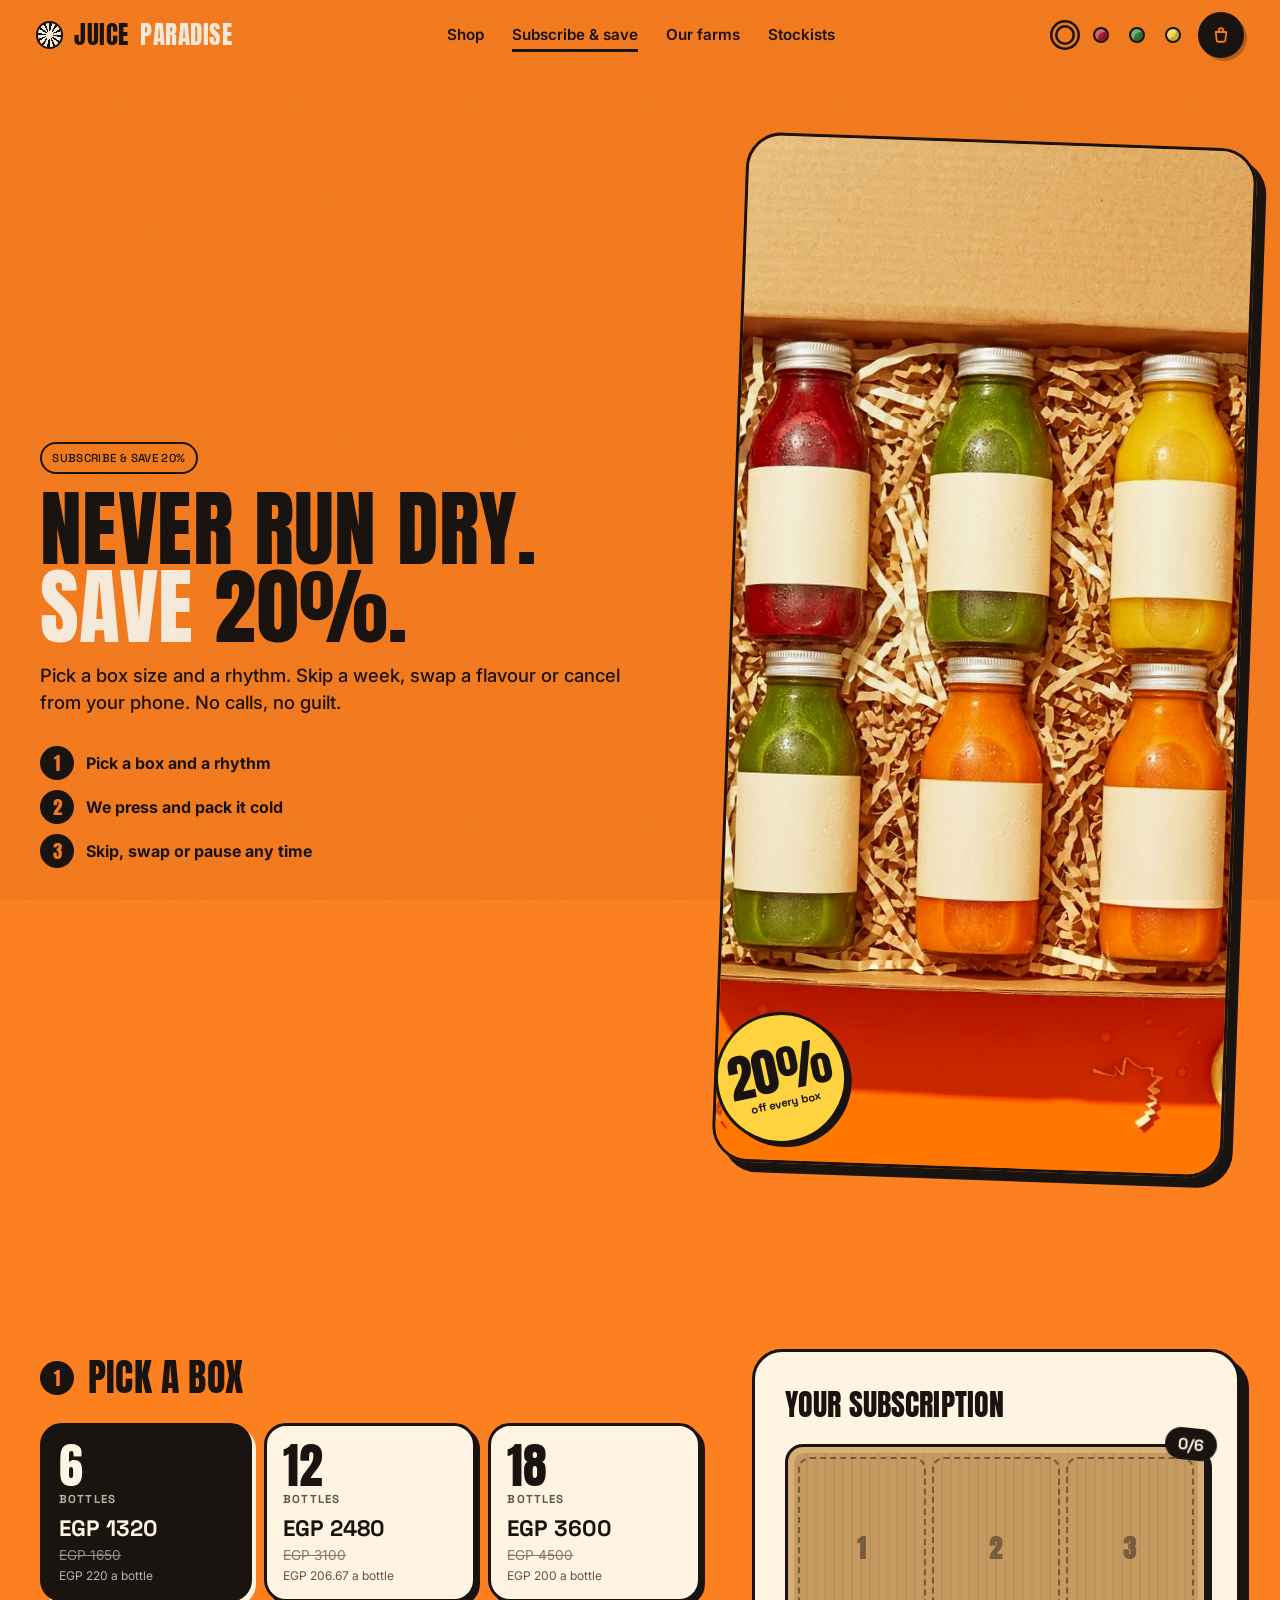
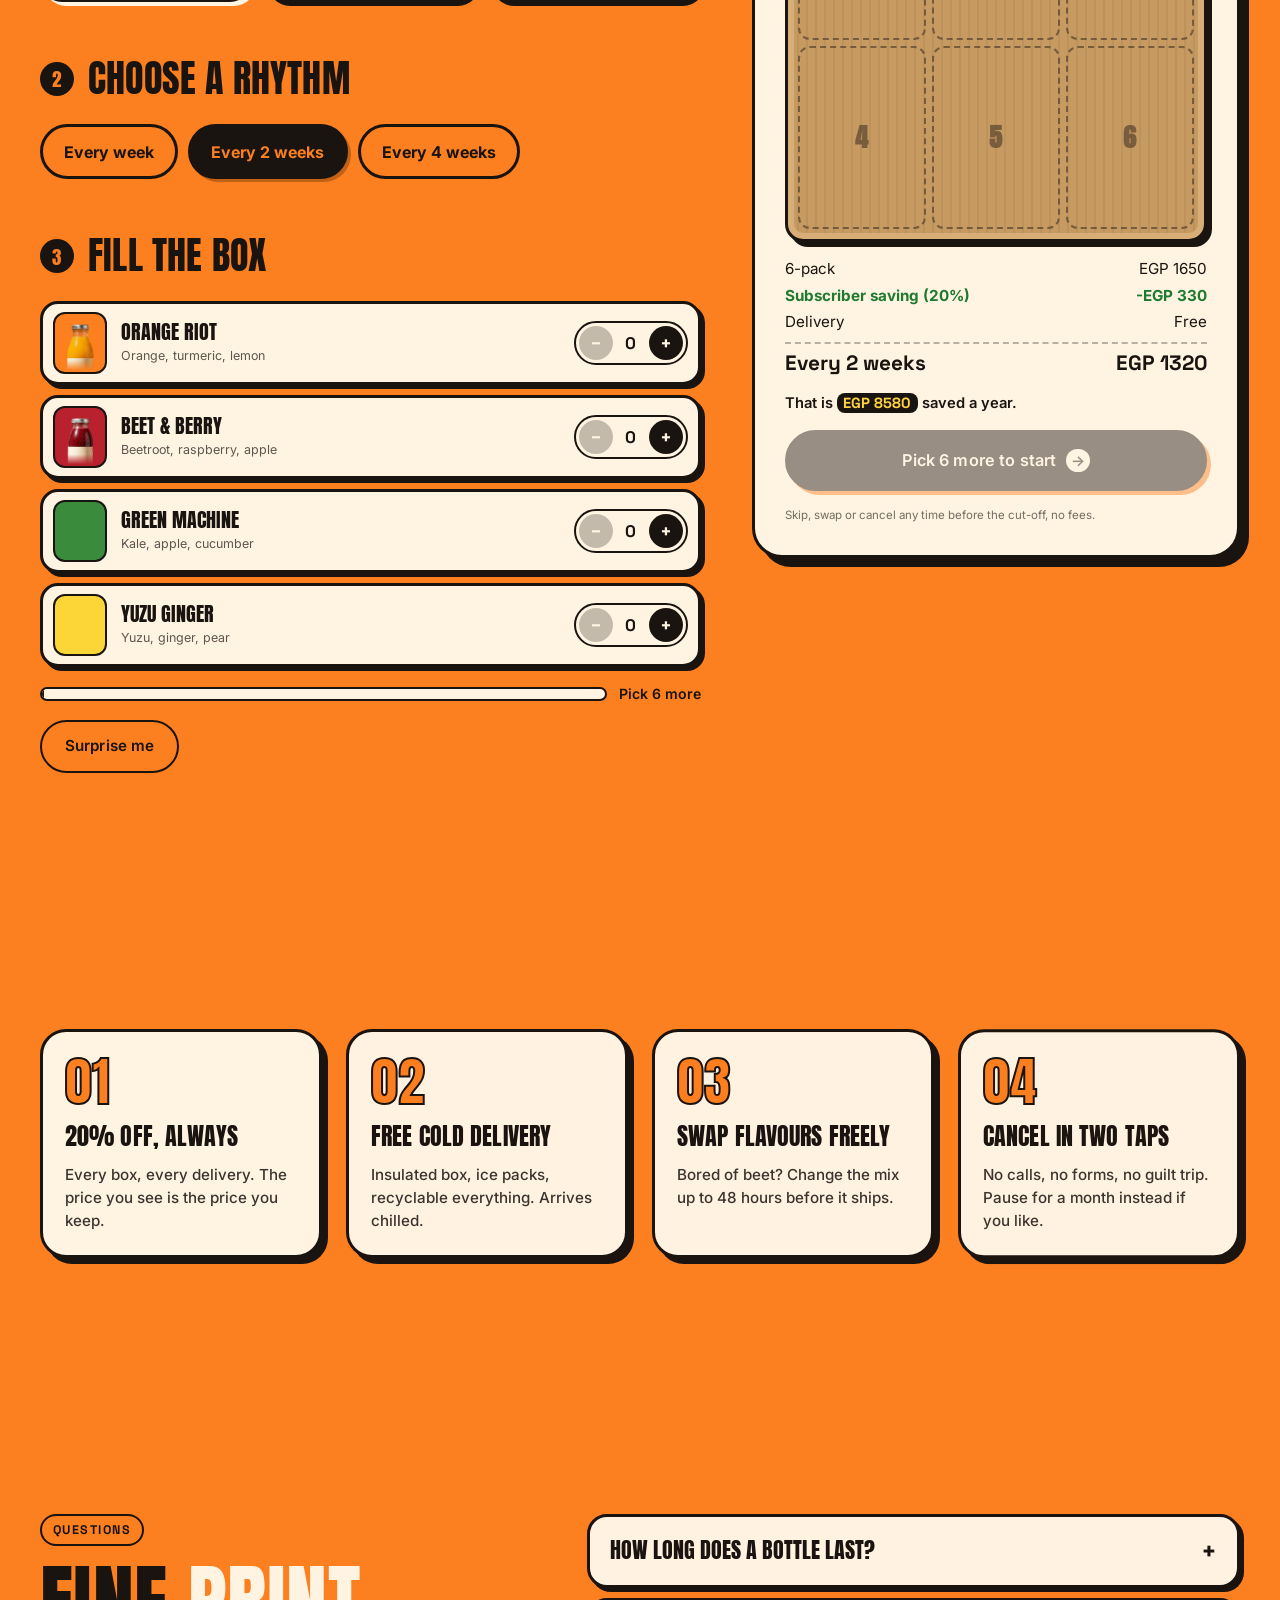
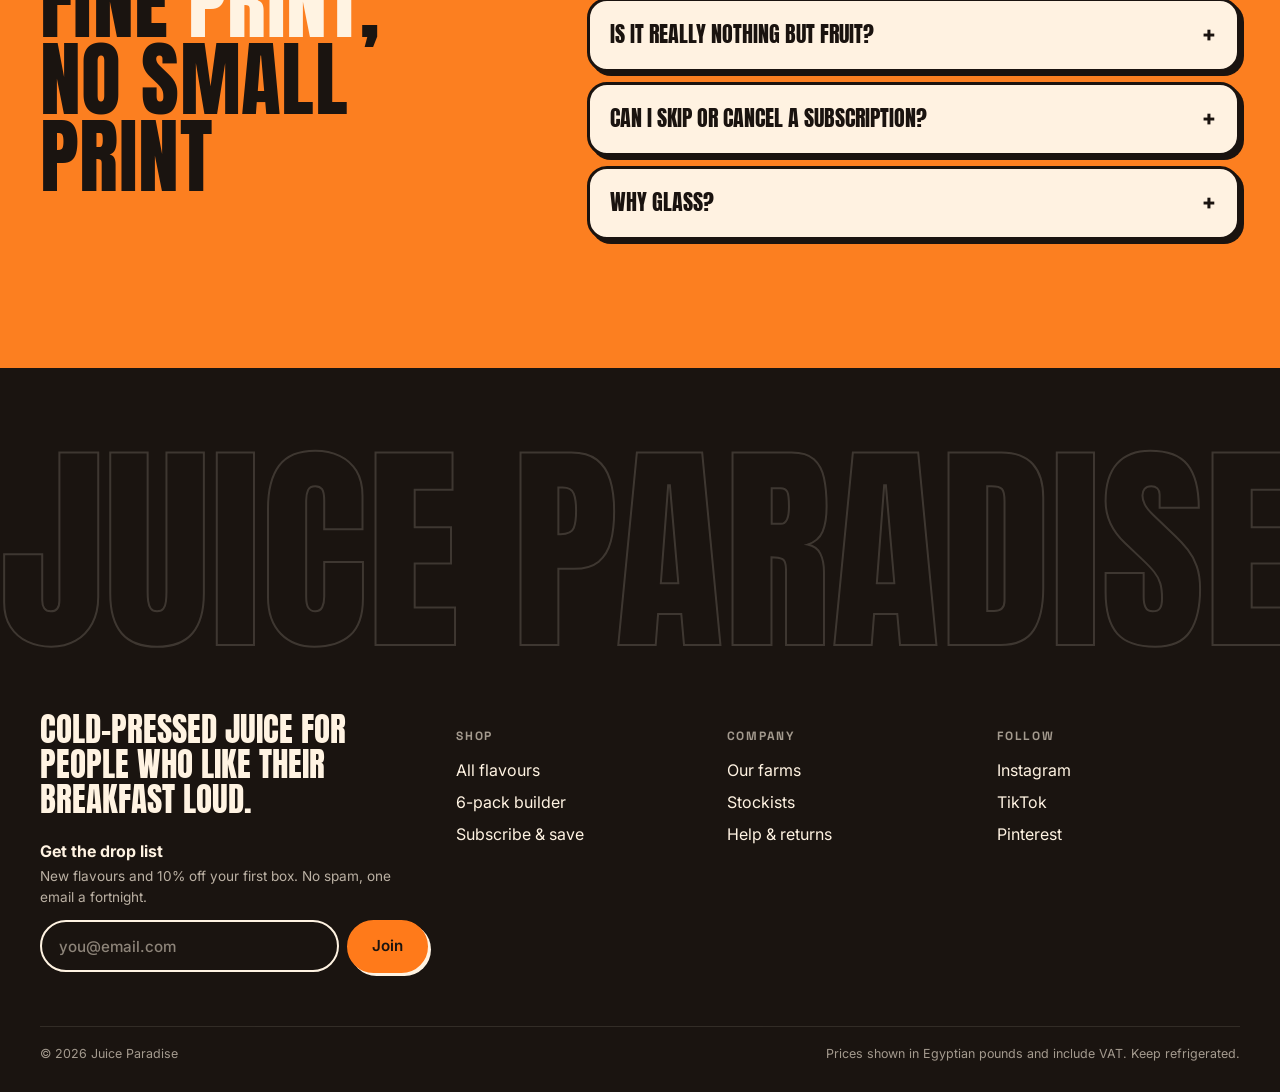
<file: subscribe.html>
<!doctype html>
<html lang="en">
<head>
  <base href="./"><meta name="draftly-preset-kind" content="runtime-copy"><meta name="robots" content="noindex">
  <meta charset="utf-8" />
  <meta name="viewport" content="width=device-width, initial-scale=1, viewport-fit=cover" />
  <title>Subscribe &amp; save 20% | Juice Paradise</title>
  <meta name="description" content="Never run dry: pick a box size and a rhythm, save 20% on every box, skip or cancel any time." />
  <meta name="theme-color" content="#fc7f20" />
  <meta property="og:image" content="./media/og.jpg" />
  <link rel="icon" href="data:image/svg+xml,%3Csvg xmlns='http://www.w3.org/2000/svg' viewBox='0 0 32 32'%3E%3Ccircle cx='16' cy='16' r='15' fill='%23ff7a1a'/%3E%3Cpath d='M16 4v24M4 16h24M7.5 7.5l17 17M24.5 7.5l-17 17' stroke='%23fff3e2' stroke-width='1.6'/%3E%3C/svg%3E" />
  <link rel="preconnect" href="https://fonts.googleapis.com" />
  <link rel="preconnect" href="https://fonts.gstatic.com" crossorigin />
  <link href="https://fonts.googleapis.com/css2?family=Anton&family=Inter:wght@400;500;600;700&family=Space+Grotesk:wght@500;700&display=swap" rel="stylesheet" />
  <script type="module" crossorigin src="./assets/subscribe-BUT2dcnR.js"></script>
  <link rel="modulepreload" crossorigin href="./assets/shell-PN3sp6ph.js">
  <link rel="modulepreload" crossorigin href="./assets/ui-Bv-ay5QI.js">
  <link rel="stylesheet" crossorigin href="./assets/shell-VfJiyEuO.css">
</head>
<body>
  <main id="main">
    <section class="sub-hero">
      <div class="container sub-hero-grid">
        <div class="sub-copy">
          <span class="chip" data-intro="eyebrow" data-edit="subpage.eyebrow"></span>
          <h1 data-hero-headline data-edit="subpage.headline"></h1>
          <p class="sub" data-intro="sub" data-edit="subpage.sub"></p>
          <ol class="steps" data-intro="cta" data-steps></ol>
        </div>
        <figure class="box-fig" data-box-fig>
          <div class="box-card"><img src="./media/box.webp" alt="An open kraft box holding six colourful juice bottles in crinkle paper" width="1024" height="1024" decoding="async"><i class="box-tint"></i></div>
          <span class="save-badge" aria-hidden="true"><b>20%</b><small>off every box</small></span>
        </figure>
      </div>
    </section>

    <section class="sec plan" id="plan">
      <div class="container plan-grid">
        <div class="plan-steps">
          <div class="plan-step" data-reveal>
            <h2><i>1</i> Pick a box</h2>
            <div class="sizes" role="radiogroup" aria-label="Box size" data-sizes></div>
          </div>
          <div class="plan-step" data-reveal>
            <h2><i>2</i> Choose a rhythm</h2>
            <div class="rhythm" role="radiogroup" aria-label="Delivery rhythm" data-rhythm></div>
          </div>
          <div class="plan-step" data-reveal>
            <h2><i>3</i> Fill the box</h2>
            <ul class="mix" data-mix></ul>
            <div class="meter"><div class="meter-bar"><i data-meter></i></div><span data-meter-txt aria-live="polite"></span></div>
            <button type="button" class="pill ghost" data-surprise>Surprise me</button>
          </div>
        </div>
        <aside class="summary" data-reveal data-reveal-delay="0.1" aria-label="Subscription summary">
          <h3>Your subscription</h3>
          <div class="crate small" data-crate aria-hidden="true"></div>
          <dl class="sum">
            <div><dt data-sum-title>6-pack</dt><dd data-sum-was></dd></div>
            <div class="save"><dt>Subscriber saving (20%)</dt><dd data-sum-save></dd></div>
            <div><dt>Delivery</dt><dd>Free</dd></div>
            <div class="tot"><dt data-sum-rhythm>Every 2 weeks</dt><dd data-sum-now></dd></div>
          </dl>
          <p class="year">That is <b data-year></b> saved a year.</p>
          <button type="button" class="pill solid big block" data-start><span data-start-label>Start my subscription</span><span class="arrow" aria-hidden="true">&rarr;</span></button>
          <p class="fine">Skip, swap or cancel any time before the cut-off, no fees.</p>
        </aside>
      </div>
    </section>

    <section class="sec perks-sec">
      <div class="container">
        <div class="perk-grid" data-perk-grid></div>
      </div>
    </section>

    <section class="sec faq-sec">
      <div class="container stock-grid">
        <header class="sec-head left" data-reveal><span class="eyebrow">Questions</span><h2 data-edit="subpage.faqTitle"></h2></header>
        <div class="faq" data-faq data-reveal data-reveal-delay="0.1"></div>
      </div>
    </section>
  </main>
<script id="draftly-motion-runtime">/* Draftly runtime for templates-motion presets — inlined before </body> by
 * scripts/import-motion-presets.mjs (an inline classic script still runs before the deferred
 * module bundles). Dependency-free; keep it small.
 *
 * Why it exists: these sites write their copy with innerHTML / textContent and then split
 * headings into one span per word, and their WebGL scenes create <video>/<img> elements that
 * never enter the DOM. Neither the editor bridge nor the published apply script can reach
 * that, so this runtime applies the customer's customization at the source and the other two
 * stand down when #draftly-motion-runtime is present.
 *
 * Customization comes from:
 *  - published / exported pages: the #draftly-customization-data JSON in <head>
 *  - the editor iframe (?draftlyEditor=1): 'draftly-preset-sync' messages from the parent,
 *    stored per page in sessionStorage, then the iframe reloads to apply them from the start.
 *
 * 1. Copy: one pass per string over text only (never inside tags/attributes), single-word
 *    matches on word boundaries, output escaped, and a guard so text that already reads as
 *    the replacement isn't replaced again. Writes to detached nodes are skipped: the word
 *    splitter re-writes already-replaced words into detached spans.
 * 2. Media: src/srcset/poster on img/video/source — set from JS (in the DOM or not) or already in
 *    the parsed page — is swapped by filename. Responsive variants of a swapped file (hero-720.mp4,
 *    k1-960.webp for k1-1920.webp) follow it; the stem rule matches the importer's mediaStem().
 *    A video's poster is cleared when the video is swapped (it would flash the old clip), and
 *    url(...) in stylesheets / style attributes / style setters is swapped the same way.
 * 2b. Text edits from the editor's click-to-edit, keyed by the element's data-edit path
 *    ("hero.headline", stored as contentEdits["edit:hero.headline"]): the first write into that
 *    element is replaced with the edited text (escaped; *x* → <em>, \n → <br>, as the sites do).
 * 3. Pages: every preview (gallery, quick view, editor) and every published copy is the home
 *    page only, so links to sibling .html pages point at a matching section of this page, or
 *    are hidden.
 * 4. In-page anchors: <base href> makes "#id" resolve against the base; scroll instead.
 */
(function () {
  'use strict';
  var EDITOR = /[?&]draftlyEditor=1(&|$)/.test(location.search);
  var KEY = 'draftly-motion-cfg:' + location.pathname;
  var cfg = null;

  function isArray(a) {
    return Object.prototype.toString.call(a) === '[object Array]';
  }

  function cleanPairs(arr) {
    var out = [];
    if (!isArray(arr)) return out;
    for (var i = 0; i < arr.length; i++) {
      var r = arr[i];
      if (r && typeof r.from === 'string' && typeof r.to === 'string' && r.from.length >= 2 && r.from !== r.to) {
        out.push({ from: r.from, to: r.to });
      }
    }
    return out.sort(function (a, b) { return b.from.length - a.from.length; });
  }

  function fileName(url) {
    var s = String(url || '').split('#')[0].split('?')[0];
    return s.slice(s.lastIndexOf('/') + 1).toLowerCase();
  }

  var VARIANT = /[-_.](?:240|320|360|480|540|640|720|768|960|1080|1280|1440|1600|1920|2048|2560|3840|mobile|sm|small|lg|large)$/i;
  /** hero-720.mp4 → "hero|v": every responsive variant of one asset shares a stem. */
  function stemOf(name) {
    var kind = /\.(mp4|webm|mov|m3u8)$/i.test(name) ? 'v' : 'i';
    var s = name.replace(/\.[a-z0-9]+$/i, '');
    while (VARIANT.test(s)) s = s.replace(VARIANT, '');
    return s + '|' + kind;
  }

  function safeMediaUrl(url) {
    if (typeof url !== 'string' || !url) return null;
    if (/^(https?:|blob:)/i.test(url) || /^data:(image|video)\//i.test(url)) return url;
    if (/^[a-z][a-z0-9+.-]*:/i.test(url)) return null; // javascript:, etc.
    // Published uploads are page-relative (./custom-assets/…): resolve against the page, not <base>.
    try {
      return new URL(url, location.href).href;
    } catch (e) {
      return null;
    }
  }

  /** {pairs, media} from the published JSON or the editor's stored sync. */
  function normalize(raw, fromEditor) {
    var media = {};
    var slots = {};
    var catalog = raw.assetSlots || raw.assetCatalog || [];
    for (var i = 0; i < catalog.length; i++) if (catalog[i] && catalog[i].id) slots[catalog[i].id] = catalog[i];
    var overrides = raw.assetOverrides || {};
    if (isArray(overrides)) {
      var map = {};
      for (var j = 0; j < overrides.length; j++) if (overrides[j] && overrides[j].assetId) map[overrides[j].assetId] = overrides[j].url;
      overrides = map;
    }
    var stems = {};
    var edits = {};
    var ce = raw.contentEdits || {};
    for (var key in ce) {
      // Published / exported values are entity-encoded (lib/preset-export.ts); the editor's are raw.
      if (key.indexOf('edit:') === 0 && typeof ce[key] === 'string') edits[key.slice(5)] = fromEditor ? ce[key] : decodeEntities(ce[key]);
    }
    for (var id in overrides) {
      var slot = slots[id];
      var url = safeMediaUrl(overrides[id]);
      if (slot && slot.defaultUrl && url) {
        var name = fileName(slot.defaultUrl);
        media[name] = url;
        stems[stemOf(name)] = url;
      }
    }
    return { pairs: cleanPairs(raw.replacements), media: media, stems: stems, edits: edits };
  }

  /** contentEdits values pass through DOMPurify on export, which entity-encodes text. */
  function decodeEntities(s) {
    return s
      .replace(/&lt;/g, '<')
      .replace(/&gt;/g, '>')
      .replace(/&quot;/g, '"')
      .replace(/&#39;/g, "'")
      .replace(/&nbsp;/g, ' ')
      .replace(/&amp;/g, '&');
  }

  /** The templates' own mdInline(): escape, *accent* → <em>, \n → <br>. */
  function mdInline(s) {
    return String(s)
      .replace(/&/g, '&amp;')
      .replace(/</g, '&lt;')
      .replace(/>/g, '&gt;')
      .replace(/\*([^*]+)\*/g, '<em>$1</em>')
      .replace(/\n/g, '<br>');
  }

  /** Edited text for a data-edit element's first write (null when there is none / already applied). */
  function editFor(el) {
    if (!el || el.nodeType !== 1 || el.__draftlyEdited) return null;
    var key = el.getAttribute('data-edit');
    if (!key) return null;
    var c = load();
    if (!c.edits || !Object.prototype.hasOwnProperty.call(c.edits, key)) return null;
    el.__draftlyEdited = true;
    return c.edits[key];
  }

  function load() {
    if (cfg) return cfg;
    var raw = null;
    var fromEditor = false;
    try {
      var el = document.getElementById('draftly-customization-data');
      if (el) raw = JSON.parse(el.textContent || '{}');
      else if (EDITOR) {
        raw = JSON.parse(sessionStorage.getItem(KEY) || 'null');
        fromEditor = true;
      }
    } catch (e) {
      raw = {};
    }
    // Before the JSON block is parsed, don't cache an empty answer.
    if (!raw && document.readyState === 'loading') return { pairs: [], media: {}, stems: {}, edits: {} };
    cfg = normalize(raw || {}, fromEditor);
    cfg.text = matcher(cfg.pairs, false);
    cfg.html = matcher(cfg.pairs, true);
    return cfg;
  }

  function escapeHtml(s) {
    return s.replace(/&/g, '&amp;').replace(/</g, '&lt;').replace(/>/g, '&gt;').replace(/"/g, '&quot;').replace(/'/g, '&#39;');
  }

  function escapeRe(s) {
    return s.replace(/[.*+?^${}()|[\]\\]/g, '\\</body>');
  }

  /** One regex for all pairs (longest first) so output is never rescanned. */
  function matcher(pairs, html) {
    if (!pairs.length) return null;
    var map = {};
    var alts = [];
    var plain = [];
    for (var i = 0; i < pairs.length; i++) {
      var from = html ? pairs[i].from.replace(/&/g, '&amp;').replace(/</g, '&lt;').replace(/>/g, '&gt;') : pairs[i].from;
      if (map[from]) continue;
      map[from] = { to: html ? escapeHtml(pairs[i].to) : pairs[i].to, rawTo: pairs[i].to, from: from };
      var head = /^[A-Za-z0-9À-￿]/.test(from) ? '(?<![\\p{L}\\p{N}])' : '';
      var tail = /[A-Za-z0-9À-￿]$/.test(from) ? '(?![\\p{L}\\p{N}])' : '';
      alts.push(head + escapeRe(from) + tail);
      plain.push(escapeRe(from));
    }
    var re;
    try {
      re = new RegExp(alts.join('|'), 'gu');
    } catch (e) {
      re = new RegExp(plain.join('|'), 'g'); // engines without lookbehind
    }
    return { re: re, map: map };
  }

  function applyMatcher(m, s) {
    if (!m) return s;
    m.re.lastIndex = 0;
    return s.replace(m.re, function (hit, offset, str) {
      var e = m.map[hit];
      if (!e) return hit;
      // Already reads as the replacement here (re-written text, to ⊇ from): leave it.
      var k = e.to.indexOf(hit);
      if (k !== -1 && offset - k >= 0 && str.substr(offset - k, e.to.length) === e.to) return hit;
      return e.to;
    });
  }

  /** Override for a media URL: exact file name first, then any variant of the same asset. */
  function mediaFor(url) {
    var c = load();
    var name = fileName(url);
    if (!name) return null;
    if (Object.prototype.hasOwnProperty.call(c.media, name)) return c.media[name];
    var st = stemOf(name);
    return Object.prototype.hasOwnProperty.call(c.stems, st) ? c.stems[st] : null;
  }

  /** A srcset naming a swapped file becomes just the new file (no width descriptors). */
  function swapSrcset(v) {
    var list = String(v).split(',');
    for (var i = 0; i < list.length; i++) {
      var next = mediaFor(list[i].trim().split(/\s+/)[0]);
      if (next) return next.replace(/,/g, '%2C').replace(/\s/g, '%20');
    }
    return v;
  }

  /**
   * poster="…" value: the override for that file, '' when it is the poster of a swapped video
   * (hero-poster.jpg / hero.poster.jpg / hero.jpg next to hero.mp4), else null (leave it).
   */
  function posterFor(url) {
    var next = mediaFor(url);
    if (next) return next;
    var name = fileName(url);
    if (!name) return null;
    var base = stemOf(name).split('|')[0].replace(/[-_.]poster$/i, '');
    return Object.prototype.hasOwnProperty.call(load().stems, base + '|v') ? '' : null;
  }

  var CSS_URL = /url\(\s*(['"]?)([^'")]+)\1\s*\)/g;
  /** url(...) references to swapped files, rewritten. */
  function swapCssUrls(v) {
    if (typeof v !== 'string' || v.indexOf('url(') === -1 || !hasMediaOverrides()) return v;
    return v.replace(CSS_URL, function (all, q, u) {
      var next = mediaFor(u);
      return next ? 'url("' + next.replace(/"/g, '%22') + '")' : all;
    });
  }

  function hasMediaOverrides() {
    var c = load();
    for (var k in c.media) return true;
    return false;
  }

  function swapMediaAttrs(tag) {
    tag = tag.replace(/(\s(src|poster|data-src|srcset|data-srcset)\s*=\s*)(["'])([^"']*)\3/gi, function (all, pre, attr, q, url) {
      var u = url.replace(/&amp;/g, '&');
      var next = /srcset$/i.test(attr) ? swapSrcset(u) : /^poster$/i.test(attr) ? posterFor(u) : mediaFor(u);
      return next != null && next !== url ? pre + q + escapeHtml(next) + q : all;
    });
    // style="background-image:url(media/x.jpg)" (attribute value is entity-escaped in markup).
    return tag.replace(/(\sstyle\s*=\s*)(["'])([^"']*url\([^"']*)\2/gi, function (all, pre, q, css) {
      var next = swapCssUrls(css.replace(/&quot;/g, '"').replace(/&amp;/g, '&'));
      return next !== css ? pre + q + escapeHtml(next) + q : all;
    });
  }

  function replaceHtml(html) {
    var c = load();
    var hasMedia = hasMediaOverrides();
    if (!c.html && !hasMedia) return html;
    var parts = html.split(/(<[^>]*>)/);
    var raw = false;
    for (var i = 0; i < parts.length; i++) {
      var p = parts[i];
      if (!p) continue;
      if (p.charAt(0) === '<' && p.charAt(p.length - 1) === '>') {
        if (/^<(script|style)\b/i.test(p)) raw = true;
        else if (/^<\/(script|style)\b/i.test(p)) raw = false;
        else if (hasMedia) parts[i] = swapMediaAttrs(p);
      } else if (!raw && c.html) {
        parts[i] = applyMatcher(c.html, p);
      }
    }
    return parts.join('');
  }

  function rawTextTarget(node) {
    var el = node.nodeType === 1 ? node : node.parentNode;
    return !!el && el.nodeType === 1 && /^(SCRIPT|STYLE|TEXTAREA)$/.test(el.tagName);
  }

  function wrap(proto, prop, fn) {
    var d = proto && Object.getOwnPropertyDescriptor(proto, prop);
    if (!d || !d.set || !d.configurable) return;
    Object.defineProperty(proto, prop, {
      configurable: true,
      enumerable: d.enumerable,
      get: d.get,
      set: function (v) {
        d.set.call(this, typeof v === 'string' ? fn(this, v) : v);
      },
    });
  }

  wrap(Element.prototype, 'innerHTML', function (el, v) {
    if (rawTextTarget(el)) return v;
    var ed = editFor(el);
    return ed != null ? mdInline(ed) : replaceHtml(v);
  });
  wrap(Node.prototype, 'textContent', function (node, v) {
    // Detached targets are skipped: the word splitter writes already-replaced words there.
    if (!node.isConnected || rawTextTarget(node)) return v;
    var ed = editFor(node);
    if (ed != null) return ed.replace(/\*([^*]+)\*/g, '$1');
    return applyMatcher(load().text, v);
  });

  function mediaSwap(el, v) {
    return mediaFor(v) || v;
  }
  function srcsetSwap(el, v) {
    return swapSrcset(v);
  }
  wrap(window.HTMLMediaElement && HTMLMediaElement.prototype, 'src', mediaSwap);
  wrap(window.HTMLImageElement && HTMLImageElement.prototype, 'src', mediaSwap);
  wrap(window.HTMLSourceElement && HTMLSourceElement.prototype, 'src', mediaSwap);
  wrap(window.HTMLVideoElement && HTMLVideoElement.prototype, 'poster', function (el, v) {
    var next = posterFor(v);
    return next != null ? next : v;
  });
  wrap(window.HTMLImageElement && HTMLImageElement.prototype, 'srcset', srcsetSwap);
  wrap(window.HTMLSourceElement && HTMLSourceElement.prototype, 'srcset', srcsetSwap);
  var setAttr = Element.prototype.setAttribute;
  Element.prototype.setAttribute = function (name, value) {
    if (typeof value === 'string' && /^(IMG|VIDEO|SOURCE|AUDIO)$/.test(this.tagName)) {
      if (/^src$/i.test(name)) value = mediaSwap(this, value);
      else if (/^poster$/i.test(name)) {
        var p = posterFor(value);
        if (p != null) value = p;
      } else if (/^srcset$/i.test(name)) value = swapSrcset(value);
    }
    if (typeof value === 'string' && /^style$/i.test(name)) value = swapCssUrls(value);
    return setAttr.call(this, name, value);
  };

  // Inline styles set from JS: el.style.backgroundImage = 'url(media/x.jpg)', setProperty, cssText.
  var CSD = window.CSSStyleDeclaration && CSSStyleDeclaration.prototype;
  if (CSD) {
    var setProp = CSD.setProperty;
    CSD.setProperty = function (prop, value, prio) {
      return setProp.call(this, prop, typeof value === 'string' ? swapCssUrls(value) : value, prio);
    };
    var cssUrlSwap = function (el, v) {
      return swapCssUrls(v);
    };
    wrap(CSD, 'cssText', cssUrlSwap);
    wrap(CSD, 'backgroundImage', cssUrlSwap);
    wrap(CSD, 'background', cssUrlSwap);
  }

  /** url(...) in the page's own stylesheets (Vite CSS: url(../media/x.jpg)). */
  function swapStylesheetUrls() {
    if (!hasMediaOverrides()) return;
    var visit = function (rules) {
      for (var i = 0; rules && i < rules.length; i++) {
        var r = rules[i];
        if (r.style) {
          for (var j = 0; j < r.style.length; j++) {
            var prop = r.style[j];
            var val = r.style.getPropertyValue(prop);
            if (val.indexOf('url(') === -1) continue;
            var next = swapCssUrls(val);
            if (next !== val) setProp.call(r.style, prop, next, r.style.getPropertyPriority(prop));
          }
        }
        if (r.cssRules) visit(r.cssRules);
      }
    };
    for (var k = 0; k < document.styleSheets.length; k++) {
      try {
        visit(document.styleSheets[k].cssRules);
      } catch (e) {} // cross-origin (Google Fonts)
    }
  }

  // Media already in the parsed page (static <img srcset>, hero posters): the setters above never
  // ran for them. Runs now (this script sits at the end of <body>) and again at DOMContentLoaded.
  function swapStaticMedia() {
    if (!hasMediaOverrides()) return;
    var els = document.querySelectorAll('img, video, source');
    for (var i = 0; i < els.length; i++) {
      var el = els[i];
      var changed = false;
      var attrs = ['src', 'poster', 'srcset'];
      for (var j = 0; j < attrs.length; j++) {
        var v = el.getAttribute(attrs[j]);
        if (!v) continue;
        var next = attrs[j] === 'srcset' ? swapSrcset(v) : attrs[j] === 'poster' ? posterFor(v) : mediaFor(v);
        if (next != null && next !== v) {
          setAttr.call(el, attrs[j], next);
          changed = changed || attrs[j] !== 'poster';
        }
      }
      if (changed && el.tagName === 'SOURCE' && el.parentNode && typeof el.parentNode.load === 'function') el.parentNode.load();
      else if (changed && el.tagName === 'VIDEO' && typeof el.load === 'function') el.load();
    }
    var styled = document.querySelectorAll('[style*="url"]');
    for (var s = 0; s < styled.length; s++) {
      var css = styled[s].getAttribute('style');
      var swapped = swapCssUrls(css);
      if (swapped !== css) setAttr.call(styled[s], 'style', swapped);
    }
  }
  try {
    swapStaticMedia();
  } catch (e) {}

  // Copy already in the parsed page (labels the bundles never write): the setters above never see
  // it. [data-edit] elements are skipped — the bundles fill those, through the setters.
  function applyStaticText() {
    var m = load().text;
    if (!m || !document.body) return;
    var walker = document.createTreeWalker(document.body, NodeFilter.SHOW_TEXT);
    var nodes = [];
    while (walker.nextNode()) nodes.push(walker.currentNode);
    for (var i = 0; i < nodes.length; i++) {
      var n = nodes[i];
      var p = n.parentNode;
      if (!p || p.nodeType !== 1 || /^(SCRIPT|STYLE|TEMPLATE|TEXTAREA|NOSCRIPT)$/.test(p.tagName) || p.closest('[data-edit]')) continue;
      var v = n.data;
      if (!v || !/\S/.test(v)) continue;
      var next = applyMatcher(m, v);
      if (next !== v) n.data = next;
    }
  }
  try {
    applyStaticText();
  } catch (e) {}

  if (EDITOR) {
    var booted = null;
    var timer = null;
    var fingerprint = function (raw) {
      var n = normalize(raw || {}, true);
      return JSON.stringify([n.pairs, n.media, n.edits]);
    };
    addEventListener('message', function (e) {
      if (e.source !== parent || !e.data || e.data.type !== 'draftly-preset-sync') return;
      var textEdits = {};
      var ce = e.data.contentEdits || {};
      for (var ck in ce) if (ck.indexOf('edit:') === 0) textEdits[ck] = ce[ck];
      var raw = {
        replacements: e.data.replacements || [],
        assetOverrides: e.data.assetOverrides || {},
        assetCatalog: e.data.assetCatalog || [],
        contentEdits: textEdits,
      };
      if (booted === null) {
        var stored = null;
        try {
          stored = JSON.parse(sessionStorage.getItem(KEY) || 'null');
        } catch (err) {}
        booted = fingerprint(stored);
      }
      var next = fingerprint(raw);
      var pending = timer !== null;
      clearTimeout(timer);
      timer = null;
      if (next === booted) return;
      // The page already shows this change (a click-to-edit text edit): remember it for the next
      // load without reloading under the user — unless an earlier change is still waiting to
      // reload (it would never show).
      if (e.data.reload === false && !pending) {
        try {
          sessionStorage.setItem(KEY, JSON.stringify(raw));
          booted = next;
        } catch (err) {}
        return;
      }
      // Debounced: a burst of edits reloads the preview once.
      timer = setTimeout(function () {
        timer = null;
        try {
          sessionStorage.setItem(KEY, JSON.stringify(raw));
        } catch (err) {
          return;
        }
        booted = next;
        location.reload();
      }, 400);
    });
  }

  // 3. Home page only: retarget sibling-page links once the DOM exists.
  var SYNONYMS = {
    book: ['book', 'booking', 'appointment', 'contact', 'cta', 'stay', 'hold', 'visit', 'departures', 'start', 'courts'],
    booking: ['booking', 'book', 'contact', 'cta', 'stay', 'hold', 'visit', 'departures', 'start', 'courts'],
    contact: ['contact', 'book', 'booking', 'cta', 'newsletter', 'close', 'closing'],
    services: ['services', 'service', 'treatments', 'pricing', 'capabilities', 'caps'],
    treatments: ['treatments', 'services', 'pricing'],
    shop: ['shop', 'products', 'flavours', 'flavors', 'bestsellers', 'prices'],
    subscribe: ['subscribe', 'subscription', 'plans', 'pricing'],
    rooms: ['rooms', 'suites', 'stay'],
    tours: ['tours', 'trips'],
    tour: ['tours', 'trips', 'book', 'booking'],
    work: ['work', 'projects', 'selected-work'],
    projects: ['projects', 'work'],
    project: ['projects', 'work'],
    speaking: ['speaking', 'talks', 'keynotes'],
    coaching: ['coaching', 'programs', 'programmes', 'work-with-me'],
    // templates-50 (v4) sibling pages
    chalets: ['chalets', 'houses', 'rooms', 'stay'],
    cabins: ['cabins', 'rooms', 'stay'],
    residences: ['residences', 'homes'],
    availability: ['availability', 'residences', 'register', 'visit'],
    homes: ['homes', 'listings', 'featured'],
    sell: ['sell', 'valuation', 'contact'],
    expeditions: ['expeditions', 'departures', 'trips'],
    trips: ['trips', 'liveaboard', 'courses'],
    programmes: ['programmes', 'programs', 'packages', 'courses', 'tracks'],
    classes: ['classes', 'practice', 'week', 'plans'],
    lessons: ['lessons', 'instruments', 'teachers'],
    courses: ['courses', 'routes', 'fees'],
    curriculum: ['curriculum', 'run', 'pricing'],
    tracks: ['tracks', 'build'],
    plans: ['plans', 'pricing', 'memberships', 'membership', 'packages'],
    plan: ['plan', 'plans', 'recipes', 'pricing'],
    pricing: ['pricing', 'packages', 'plans'],
    packages: ['packages', 'pricing', 'plans', 'process', 'steps'],
    memberships: ['memberships', 'membership', 'members', 'plans', 'pricing'],
    membership: ['membership', 'memberships', 'members', 'plans', 'pricing'],
    members: ['members', 'membership', 'memberships'],
    trial: ['free-week', 'trial', 'week', 'book'],
    start: ['start', 'contact', 'how'],
    estimate: ['estimate', 'quote', 'contact', 'results'],
    quote: ['quote', 'cover', 'story'],
    claims: ['claims', 'cover'],
    consult: ['consult', 'contact'],
    practice: ['practice', 'services'],
    brief: ['brief', 'contact', 'studio'],
    hire: ['hire', 'employers', 'cv'],
    jobs: ['jobs', 'board'],
    enrol: ['enrol', 'pricing', 'fees'],
    apply: ['apply', 'cohorts', 'tracks'],
    inquire: ['inquire', 'hold', 'planner', 'contact'],
    lineup: ['lineup'],
    tickets: ['tickets', 'visit'],
    agenda: ['agenda', 'speakers', 'story'],
    menus: ['menus', 'supper-club', 'evening'],
    prints: ['prints', 'work'],
    episodes: ['episodes', 'latest', 'run'],
    support: ['support', 'members', 'subscribe'],
    artists: ['artists'],
    editions: ['editions'],
    workshops: ['workshops'],
    club: ['club', 'finder'],
    build: ['build', 'models', 'configure'],
    ride: ['ride'],
    atelier: ['atelier', 'craft', 'inside'],
    collection: ['collection', 'configure'],
    donate: ['donate', 'give'],
    give: ['give', 'donate'],
    volunteer: ['volunteer', 'hands'],
    visit: ['visit', 'welcome'],
    adopt: ['adopt', 'species'],
    whatson: ['whatson', 'showing', 'night'],
    'tee-times': ['tee-times', 'tee', 'course'],
  };
  var started = false;
  var pending = false;
  // Pages that are a call to action (book, enquire, give…): with no matching section, send the
  // visitor to the page's last section (usually the closing CTA) rather than hide the button.
  var CTA_PAGE = /^(book|booking|trial|contact|enquire|inquire|apply|enrol|enroll|donate|give|quote|estimate|consult|start|tickets|hire|brief|membership|memberships|members|support|plan|plans|packages|pricing|tour|reserve|checkout|join|subscribe|signup)$/;
  function sectionFor(name, hash) {
    var stem = name.replace(/\.html$/i, '').toLowerCase();
    var ids = (hash ? [hash] : []).concat(SYNONYMS[stem] || [], [stem]);
    for (var i = 0; i < ids.length; i++) if (ids[i] && document.getElementById(ids[i])) return '#' + ids[i];
    var form = document.querySelector('main form, form');
    var host = form && (form.id ? form : form.closest('[id]'));
    if (host && host.id && host.id !== 'top') return '#' + host.id;
    if (CTA_PAGE.test(stem)) {
      var sections = document.querySelectorAll('main section[id], body > section[id]');
      var last = sections[sections.length - 1];
      if (last && last.id !== 'top') return '#' + last.id;
    }
    return null;
  }
  function retarget() {
    pending = false;
    var base = document.baseURI.replace(/[?#].*$/, '').replace(/[^/]*$/, '');
    var links = document.querySelectorAll('a[href]');
    for (var i = 0; i < links.length; i++) {
      var a = links[i];
      var raw = a.getAttribute('href') || '';
      if (raw.charAt(0) === '#' || /^(mailto|tel|javascript|https?):/i.test(raw)) continue;
      var parts = a.href.split('#');
      var file = parts[0].split('?')[0];
      if (file.indexOf(base) !== 0) continue;
      var name = file.slice(base.length);
      if (name === '' || name === 'index.html') {
        a.setAttribute('href', parts[1] ? '#' + parts[1] : '#top');
      } else if (/\.html$/i.test(name)) {
        var hash = '';
        try {
          hash = parts[1] ? decodeURIComponent(parts[1]) : '';
        } catch (err) {}
        var target = sectionFor(name, hash);
        var li = a.parentElement && a.parentElement.tagName === 'LI' && a.parentElement.children.length === 1;
        var box = li ? a.parentElement : a;
        if (target) {
          a.setAttribute('href', target);
          // Hidden on an earlier pass, before the section was rendered: show it again.
          if (box.hasAttribute('data-draftly-hidden')) {
            box.style.display = '';
            box.removeAttribute('data-draftly-hidden');
          }
        } else if (!box.hasAttribute('data-draftly-hidden')) {
          box.style.display = 'none';
          box.setAttribute('data-draftly-hidden', '');
        }
        a.setAttribute('data-draftly-page-link', name);
      }
    }
  }
  addEventListener('load', function () {
    try {
      swapStylesheetUrls();
    } catch (e) {}
  });
  document.addEventListener('DOMContentLoaded', function () {
    try {
      swapStaticMedia();
      swapStylesheetUrls();
    } catch (e) {}
    started = true;
    retarget();
    new MutationObserver(function () {
      if (started && !pending) {
        pending = true;
        requestAnimationFrame(retarget);
      }
    }).observe(document.body, { childList: true, subtree: true });
  });

  // 4. In-page anchors the site's own handler (Lenis etc.) didn't take.
  addEventListener('click', function (e) {
    if (e.defaultPrevented || e.button !== 0 || e.metaKey || e.ctrlKey || e.shiftKey || e.altKey) return;
    var a = e.target && e.target.closest && e.target.closest('a[href^="#"]');
    if (!a || a.target) return;
    e.preventDefault();
    var h = a.getAttribute('href');
    var here = location.href.split('#')[0]; // absolute: <base> may be another origin
    if (h === '#' || h === '#top') {
      var t = document.getElementById('top');
      if (t) t.scrollIntoView();
      else scrollTo(0, 0);
      try {
        history.replaceState(null, '', here + (h === '#' ? '' : h));
      } catch (err) {}
      return;
    }
    location.hash = h;
  });
})();</script>
</body>
</html>
</file>
<file: assets/shell-VfJiyEuO.css>
*,*:before,*:after{box-sizing:border-box}html{-webkit-text-size-adjust:100%}body{margin:0;background:var(--bg, #000);color:var(--fg, #fff);font-family:var(--font-text, Inter, system-ui, sans-serif);line-height:1.5;-webkit-font-smoothing:antialiased;overflow-x:hidden}img,video,canvas,svg{display:block;max-width:100%}a{color:inherit;text-decoration:none}button{font:inherit;color:inherit;cursor:pointer;border:0;background:none}em{font-style:italic}h1,h2,h3,p{margin:0}.container{width:min(1200px,100% - 32px);margin-inline:auto}.hero{position:relative;min-height:100svh;overflow:clip;isolation:isolate}.hero canvas.stage,.hero video.bg{position:absolute;inset:0;width:100%;height:100%;z-index:-1;object-fit:cover}.chip{display:inline-flex;align-items:center;gap:.5em;padding:.45em .9em;border-radius:999px;border:1px solid color-mix(in srgb,currentColor 22%,transparent);font-size:.78rem;letter-spacing:.04em;backdrop-filter:blur(10px)}.pill{display:inline-flex;align-items:center;gap:.6em;padding:.85em 1.5em;border-radius:999px;font-weight:500;font-size:.95rem;transition:transform .25s cubic-bezier(.2,.8,.2,1),box-shadow .25s,background .25s;will-change:transform}.pill:hover{transform:translateY(-2px)}.pill.solid{background:var(--pill-bg, #fff);color:var(--pill-fg, #000)}.pill.ghost{border:1px solid color-mix(in srgb,currentColor 35%,transparent);backdrop-filter:blur(10px)}.pill .arrow{display:inline-grid;place-items:center;width:1.6em;height:1.6em;border-radius:50%;background:color-mix(in srgb,currentColor 14%,transparent);font-size:.9em}:focus-visible{outline:2px solid var(--accent, #fff);outline-offset:3px}@media (prefers-reduced-motion: reduce){*,*:before,*:after{animation-duration:.001ms!important;transition-duration:.001ms!important;scroll-behavior:auto!important}}@media (max-width: 720px){.pill{padding:.8em 1.25em}}@property --bg{syntax: "<color>"; inherits: true; initial-value: #fc7f20;}@property --fg{syntax: "<color>"; inherits: true; initial-value: #1a1410;}@property --em{syntax: "<color>"; inherits: true; initial-value: #fff3e2;}@property --juice{syntax: "<color>"; inherits: true; initial-value: #ffb81c;}:root{--bg: #fc7f20;--fg: #1a1410;--em: #fff3e2;--juice: #ffb81c;--ink: #1a1410;--cream: #fff3e2;--soft: color-mix(in srgb, var(--bg) 82%, var(--fg));--deep: color-mix(in srgb, var(--bg) 76%, #000);--lift: color-mix(in srgb, var(--bg) 88%, #fff);--hard: 5px 5px 0 var(--ink);--r: 26px;transition:--bg .7s cubic-bezier(.3,.7,.2,1),--fg .7s cubic-bezier(.3,.7,.2,1),--em .7s,--juice .7s}html{scroll-behavior:auto}main{overflow-x:clip}html.lenis,html.lenis body{height:auto}.lenis.lenis-smooth{scroll-behavior:auto!important}body{background:var(--bg);color:var(--fg);font-family:var(--font-text)}::selection{background:var(--ink);color:var(--cream)}:focus-visible{outline:3px solid var(--fg);outline-offset:3px}h1,h2,h3,h4{font-family:var(--font-display);font-weight:400;text-transform:uppercase;letter-spacing:.005em}em{font-style:normal;color:var(--em)}body:after{content:"";position:fixed;inset:0;z-index:150;pointer-events:none;opacity:.09;mix-blend-mode:multiply;background-image:url("data:image/svg+xml,%3Csvg xmlns='http://www.w3.org/2000/svg' width='180' height='180'%3E%3Cfilter id='n'%3E%3CfeTurbulence type='fractalNoise' baseFrequency='.9' numOctaves='2' stitchTiles='stitch'/%3E%3CfeColorMatrix values='0 0 0 0 0 0 0 0 0 0 0 0 0 0 0 0 0 0 .9 0'/%3E%3C/filter%3E%3Crect width='180' height='180' filter='url(%23n)'/%3E%3C/svg%3E")}.skip{position:fixed;left:12px;top:-60px;z-index:300;background:var(--ink);color:var(--cream);padding:10px 16px;border-radius:999px}.skip:focus{top:12px}.fx{position:fixed;inset:0;width:100vw;height:100vh;z-index:300;pointer-events:none}.pill{font-weight:600;letter-spacing:.01em}.pill.solid{background:var(--fg);color:var(--bg);box-shadow:4px 4px 0 var(--deep);border:2px solid var(--fg);transition:transform .25s cubic-bezier(.2,.8,.2,1),box-shadow .25s,background .25s,color .25s}.pill.solid:hover{transform:translate(-2px,-2px);box-shadow:7px 7px 0 var(--deep)}.pill.solid:active{transform:translate(2px,2px);box-shadow:1px 1px 0 var(--deep)}.pill.ghost{border:2px solid var(--fg);background:transparent;backdrop-filter:none}.pill.big{padding:1em 1.6em;font-size:1.02rem}.pill.block{width:100%;justify-content:center}.pill:disabled{opacity:.45;cursor:not-allowed;transform:none!important;box-shadow:none}.pill .arrow{background:var(--bg);color:var(--fg)}.chip{border:2px solid var(--fg);background:transparent;backdrop-filter:none;font-family:var(--font-price);font-weight:500;letter-spacing:.03em;text-transform:uppercase;font-size:.72rem}.eyebrow{display:inline-block;font-family:var(--font-price);font-weight:700;font-size:.78rem;letter-spacing:.12em;text-transform:uppercase;padding:.4em .85em;border:2px solid currentColor;border-radius:999px;margin-bottom:1.1rem}.dots{display:inline-flex;gap:6px}.dot{width:44px;height:44px;display:grid;place-items:center;border-radius:50%}.dot i{width:26px;height:26px;border-radius:50%;background:var(--dot);border:3px solid var(--ink);box-shadow:inset -3px -3px #0000002e,inset 3px 3px #ffffff59;transition:transform .35s cubic-bezier(.3,1.6,.4,1),box-shadow .3s}.dot:hover i{transform:scale(1.18)}.dot[aria-checked=true] i{transform:scale(1.3);box-shadow:0 0 0 3px var(--bg),0 0 0 6px var(--ink),inset -3px -3px #0000002e,inset 3px 3px #ffffff59}.dots.mini .dot{width:30px;height:30px}.dots.mini .dot i{width:16px;height:16px;border-width:2px}.dots.mini .dot[aria-checked=true] i{transform:scale(1.25);box-shadow:0 0 0 2px var(--bg),0 0 0 4px var(--ink)}.nav{position:fixed;z-index:100;inset:0 0 auto;display:flex;align-items:center;justify-content:space-between;gap:16px;padding:12px clamp(14px,3vw,36px);transition:transform .45s cubic-bezier(.3,.7,.2,1),background .3s,box-shadow .3s}.nav.stuck{background:color-mix(in srgb,var(--bg) 88%,transparent);backdrop-filter:blur(12px);box-shadow:0 3px 0 var(--ink)}.nav.hide{transform:translateY(-110%)}.logo{font-family:var(--font-display);font-size:1.55rem;letter-spacing:.02em;display:inline-flex;align-items:center;gap:.45em;line-height:1}.logo b{font-weight:400;color:var(--em)}.logo-mark{width:1.1em;height:1.1em;border-radius:50%;background:radial-gradient(circle,var(--cream) 0 22%,transparent 23%),repeating-conic-gradient(var(--ink) 0 12deg,var(--cream) 12deg 30deg);border:2px solid var(--ink)}.nav-links{display:flex;gap:clamp(14px,2.2vw,34px);font-weight:600;font-size:.95rem}.nav-links a{position:relative;padding:6px 0}.nav-links a:after{content:"";position:absolute;left:0;right:0;bottom:0;height:3px;background:currentColor;transform:scaleX(0);transform-origin:left;transition:transform .3s}.nav-links a:hover:after,.nav-links a[aria-current=page]:after{transform:scaleX(1)}.nav-r{display:flex;align-items:center;gap:10px}.cart-btn{position:relative;width:46px;height:46px;display:grid;place-items:center;border-radius:50%;background:var(--fg);color:var(--bg);border:2px solid var(--fg);box-shadow:3px 3px 0 var(--deep)}.cart-count{position:absolute;top:-6px;right:-6px;min-width:22px;height:22px;padding:0 5px;display:grid;place-items:center;border-radius:99px;background:var(--ink);color:var(--cream);font:700 .72rem var(--font-price);transform:scale(0);transition:transform .3s cubic-bezier(.3,1.8,.4,1);border:2px solid var(--cream)}.cart-count.on{transform:scale(1)}.burger{display:none;width:46px;height:46px;border-radius:50%;border:2px solid var(--fg);position:relative}.burger i{position:absolute;left:12px;right:12px;height:3px;background:currentColor;border-radius:3px;transition:transform .3s,top .3s}.burger i:first-child{top:16px}.burger i:last-child{top:25px}.nav.open .burger i:first-child{top:20px;transform:rotate(45deg)}.nav.open .burger i:last-child{top:20px;transform:rotate(-45deg)}@media (max-width: 880px){.burger{display:block}.nav-links{position:absolute;left:12px;right:12px;top:calc(100% + 4px);flex-direction:column;gap:0;background:var(--cream);color:var(--ink);border:3px solid var(--ink);border-radius:22px;box-shadow:var(--hard);padding:8px 20px;visibility:hidden;opacity:0;transform:translateY(-8px);transition:.25s}.nav.open .nav-links{visibility:visible;opacity:1;transform:none}.nav-links a{padding:14px 0;font-size:1.1rem;border-bottom:2px solid rgba(26,20,16,.12)}.nav-links a:last-child{border:0}.nav-links a:after{display:none}}@media (max-width: 560px){.dots.mini{display:none}.logo{font-size:1.35rem}}.hero{min-height:100svh;height:100svh;max-height:1200px;overflow:clip;isolation:isolate}@media (max-width: 880px){.hero{height:auto;min-height:100svh}}.hero-sun{position:absolute;inset:0;z-index:0;pointer-events:none;background:linear-gradient(118deg,transparent 0 34%,rgba(255,255,255,.14) 34% 52%,transparent 52% 60%,rgba(255,255,255,.08) 60% 66%,transparent 66%),radial-gradient(120% 90% at 0% 0%,rgba(255,255,255,.28),transparent 55%)}.hero-word{position:absolute;inset:0;z-index:1;pointer-events:none;overflow:hidden}.ww{position:absolute;left:0;width:100%;text-align:center;visibility:hidden}.wi{display:inline-block;font-family:var(--font-display);text-transform:uppercase;line-height:.86;white-space:nowrap;color:var(--soft);letter-spacing:0}.wl{display:inline-block}.wi.stack .wl{display:block}.rig{position:absolute;left:0;top:0;width:1152px;height:1152px;transform:translate(var(--rx, 0),var(--ry, 0)) scale(var(--rs, .8));transform-origin:0 0;pointer-events:none}.rig-back{z-index:2}.rig-bottles{z-index:4}.rig-front{z-index:5}.hero canvas.stage{z-index:3;mix-blend-mode:normal}.b{position:absolute;inset:0;will-change:transform}.b img{width:100%;height:100%;display:block;user-select:none}.fp{position:absolute}.fp img{width:100%;height:100%;display:block;user-select:none;will-change:transform}.hero-copy{position:relative;z-index:8;width:min(660px,52%);padding:clamp(96px,17svh,160px) 0 120px clamp(18px,5vw,88px)}.hero-copy h1{font-size:clamp(3rem,6.7vw,6.6rem);line-height:.92;margin:1.1rem 0 1.2rem;color:var(--fg)}.hero-copy .sub{font-size:clamp(1rem,1.25vw,1.2rem);max-width:30em;font-weight:500;opacity:.92}.cta-row{display:flex;flex-wrap:wrap;align-items:center;gap:14px 20px;margin-top:1.7rem}.price-chip{display:inline-flex;flex-direction:column;font-family:var(--font-price);line-height:1.1;transform:rotate(-4deg);background:var(--ink);color:var(--cream);padding:.55em .9em;border-radius:14px}.price-chip b{font-size:1.5rem;color:var(--lemon)}.price-chip small{font-size:.68rem;opacity:.85;letter-spacing:.03em}.proof{display:flex;flex-wrap:wrap;gap:8px 22px;list-style:none;padding:0;margin:1.8rem 0 0;font-size:.85rem;font-weight:600}.proof li:before{content:"★";margin-right:.4em;color:var(--em)}.flavour-pick{position:absolute;z-index:8;left:clamp(18px,5vw,88px);bottom:clamp(20px,4svh,40px);display:flex;align-items:center;gap:14px;flex-wrap:wrap}.pick-label{font-family:var(--font-price);font-weight:700;font-size:.72rem;letter-spacing:.12em;text-transform:uppercase}.pick-name{display:flex;flex-direction:column;line-height:1.15;min-width:11em}.pick-name b{font-family:var(--font-display);font-weight:400;text-transform:uppercase;font-size:1.25rem;letter-spacing:.02em}.pick-name small{font-size:.78rem;opacity:.85}.hint{position:absolute;z-index:8;right:clamp(18px,4vw,56px);bottom:clamp(20px,4svh,40px);font:700 .72rem var(--font-price);letter-spacing:.14em;text-transform:uppercase;opacity:.8;transition:opacity .5s;display:none}@media (hover: hover){.hint{display:block}}.hint.gone{opacity:0}@media (max-width: 880px){.hero-copy{width:100%;padding:82px 18px 0}.hero-copy h1{font-size:clamp(2.5rem,12.6vw,4.8rem);margin:.8rem 0 .7rem}.hero-copy .sub{font-size:.98rem;max-width:22em}.cta-row{margin-top:1.1rem;flex-wrap:nowrap;gap:10px}.proof{display:none}.hero-copy .pill.big{padding:.9em 1.2em;font-size:.95rem}.price-chip small{display:none}.price-chip b{font-size:1.25rem}.flavour-pick{left:0;right:0;bottom:14px;justify-content:center;gap:4px 12px}.pick-label{display:none}.pick-name{min-width:0;align-items:flex-start}.pick-name small{display:none}.hint{display:none!important}}.marquee{position:relative;z-index:6;overflow:hidden;padding:12px 0 8px;border-top:4px solid var(--ink);border-bottom:4px solid var(--ink);background:var(--ink);color:var(--cream)}.m-row{overflow:hidden}.m-track{display:flex;width:max-content;white-space:nowrap;align-items:center;will-change:transform;font-family:var(--font-display);text-transform:uppercase;font-size:clamp(2.6rem,7.5vw,6.6rem);line-height:1.05}.m-track span{padding:0 .35em}.m-track i{font-style:normal;color:var(--bg);font-size:.62em}.m-line .m-track{color:transparent;-webkit-text-stroke:2px var(--cream);font-size:clamp(2rem,5.4vw,4.6rem)}.m-line .m-track i{-webkit-text-stroke:0;color:var(--lemon)}.sec{padding:clamp(72px,10vw,140px) 0;position:relative}.sec-head{max-width:820px;margin-bottom:clamp(32px,5vw,64px)}.sec-head h2,.build-copy h2,.band-copy h2,.nutri-head h2{font-size:clamp(2.6rem,6.4vw,5.8rem);line-height:.94}.sec-head p{margin-top:1.2rem;font-size:1.1rem;max-width:36em;font-weight:500;opacity:.92}.cards{display:grid;grid-template-columns:repeat(4,1fr);gap:clamp(14px,2vw,28px)}.card{position:relative;border:3px solid var(--ink);border-radius:var(--r);background:var(--cream);color:var(--ink);box-shadow:7px 7px 0 var(--ink);overflow:hidden;display:flex;flex-direction:column}.card-link{position:absolute;inset:0;z-index:3}.card-stage{position:relative;aspect-ratio:4/5;background:radial-gradient(70% 55% at 28% 18%,rgba(255,255,255,.34),transparent 60%),var(--c);color:var(--cf);overflow:hidden;border-bottom:3px solid var(--ink)}.card-stage .num{position:absolute;left:14px;top:6px;font:400 clamp(4rem,8vw,7rem)/1 var(--font-display);color:transparent;-webkit-text-stroke:2px var(--cf);opacity:.55}.card-bottle{position:absolute;inset:0;z-index:1}.card-bottle img{position:absolute;left:50%;top:.5%;width:123%;max-width:none;transform:translate(-50%)}.card-fruit{position:absolute;inset:0;z-index:2;pointer-events:none}.card-fruit img{position:absolute;height:auto}.card-info{padding:16px 18px 18px;display:flex;flex-direction:column;gap:14px;flex:1;justify-content:space-between}.card-info h3{font-size:1.75rem;line-height:1}.card-info p{font-size:.88rem;opacity:.75;margin-top:.3rem}.card-row{display:flex;align-items:center;justify-content:space-between;gap:10px;flex-wrap:wrap}.price{font:700 1.5rem var(--font-price)}.price small{font-size:.72rem;opacity:.6;font-weight:500}.pill.add{position:relative;z-index:4;background:var(--ink);color:var(--cream);padding:.65em 1.05em;font-size:.88rem;border:2px solid var(--ink)}.pill.add:hover{background:var(--c, var(--bg));color:var(--cf, var(--fg))}.card .pill.add:hover{background:var(--c);color:var(--cf)}@media (max-width: 1100px){.cards{grid-template-columns:repeat(2,1fr)}}@media (max-width: 640px){.cards{display:flex;overflow-x:auto;scroll-snap-type:x mandatory;gap:14px;margin:0 -16px;padding:4px 16px 18px;scrollbar-width:none}.card{flex:0 0 76%;scroll-snap-align:center}}.build-grid{display:grid;grid-template-columns:1fr 1fr;gap:clamp(28px,5vw,80px);align-items:center}.build-sub{margin:1.1rem 0 2rem;font-size:1.1rem;font-weight:500;max-width:30em}.build-sub b{background:var(--ink);color:var(--cream);padding:.05em .4em;border-radius:8px;font-family:var(--font-price)}.crate{position:relative;max-width:520px}.crate-box{display:grid;grid-template-columns:repeat(3,1fr);gap:8px;padding:14px;background:#c79a62;border:3px solid var(--ink);border-radius:18px;box-shadow:var(--hard),inset 0 0 0 6px #d8ae78;background-image:repeating-linear-gradient(90deg,rgba(0,0,0,.05) 0 2px,transparent 2px 9px)}.slot{position:relative;aspect-ratio:.78;display:grid;place-items:center;border:2.5px dashed rgba(26,20,16,.45);border-radius:12px;overflow:hidden;color:#1a141073;font:700 1.6rem var(--font-display)}.slot.full{border:2.5px solid var(--ink);background:radial-gradient(80% 60% at 30% 20%,rgba(255,255,255,.35),transparent 60%),var(--c)}.slot .bt{position:absolute;inset:0;width:100%;aspect-ratio:auto}.crate-lid{position:absolute;right:-10px;top:-16px;background:var(--ink);color:var(--cream);font:700 1rem var(--font-price);padding:.35em .8em;border-radius:999px;transform:rotate(6deg)}.bt{position:relative;display:block;overflow:hidden;aspect-ratio:.62;-webkit-mask-image:linear-gradient(#000 80%,transparent 97%);mask-image:linear-gradient(#000 80%,transparent 97%)}.bt img{position:absolute;left:50%;top:-3.5%;width:215%;max-width:none;transform:translate(-50%)}.build-panel{background:var(--cream);color:var(--ink);border:3px solid var(--ink);border-radius:30px;box-shadow:9px 9px 0 var(--ink);padding:clamp(18px,2.4vw,32px);display:grid;gap:18px}.mode{display:grid;grid-template-columns:1fr 1fr;gap:10px}.mode button{text-align:left;padding:14px 16px;border:3px solid var(--ink);border-radius:18px;display:flex;flex-direction:column;gap:4px;font-weight:600;font-size:.9rem;line-height:1.2;transition:background .25s,color .25s,transform .25s}.mode button b{font:700 1.55rem var(--font-price)}.mode button b s{font-size:.9rem;opacity:.55;font-weight:500}.mode button[aria-checked=true]{background:var(--ink);color:var(--cream);box-shadow:4px 4px 0 var(--bg)}.freq{display:flex;align-items:center;justify-content:space-between;gap:12px;font-weight:600;font-size:.92rem}select{font:600 .95rem var(--font-text);padding:.6em 2.2em .6em 1em;border:3px solid var(--ink);border-radius:999px;background:#fff url("data:image/svg+xml,%3Csvg xmlns='http://www.w3.org/2000/svg' width='12' height='8'%3E%3Cpath d='M1 1l5 5 5-5' stroke='%231a1410' stroke-width='2' fill='none'/%3E%3C/svg%3E") no-repeat right 1em center;appearance:none;color:var(--ink)}.mix{list-style:none;padding:0;margin:0;display:grid;gap:10px}.mix li{display:grid;grid-template-columns:54px 1fr auto;align-items:center;gap:14px;padding:8px 10px;border:2px solid rgba(26,20,16,.18);border-radius:18px}.sw{width:54px;height:62px;border-radius:12px;border:2.5px solid var(--ink);background:var(--c);overflow:hidden;position:relative}.sw .bt{position:absolute;inset:0;width:100%;aspect-ratio:auto}.mix-name b{display:block;font:400 1.25rem/1.05 var(--font-display);text-transform:uppercase}.mix-name small{font-size:.78rem;opacity:.7}.qty{display:inline-flex;align-items:center;gap:4px;background:#fff;border:2.5px solid var(--ink);border-radius:999px;padding:3px}.qty button{width:34px;height:34px;border-radius:50%;font:700 1.2rem var(--font-price);display:grid;place-items:center;background:var(--ink);color:var(--cream);transition:transform .2s}.qty button:hover:not(:disabled){transform:scale(1.1)}.qty button:disabled{opacity:.25;cursor:not-allowed}.qty output{min-width:28px;text-align:center;font:700 1.05rem var(--font-price)}.meter{display:flex;align-items:center;gap:12px;font-weight:600;font-size:.88rem}.meter-bar{flex:1;height:14px;border:2.5px solid var(--ink);border-radius:99px;overflow:hidden;background:#fff}.meter-bar i{display:block;height:100%;width:0;background:var(--bg);transition:width .4s cubic-bezier(.3,1.4,.4,1);border-right:2.5px solid var(--ink)}.build-actions{display:flex;flex-wrap:wrap;gap:12px;justify-content:space-between}.build-panel .pill.solid{background:var(--ink);color:var(--cream);border-color:var(--ink);box-shadow:4px 4px 0 var(--bg)}.build-panel .pill.solid:hover{box-shadow:7px 7px 0 var(--bg)}.build-panel .pill.solid .arrow{background:var(--cream);color:var(--ink)}.build-panel .pill.ghost{border-color:var(--ink)}@media (max-width: 900px){.build-grid{grid-template-columns:1fr}.crate{max-width:420px}}@media (max-width: 560px){.mix-name small{display:none}.mix li{grid-template-columns:54px 1fr auto}}.nutri{position:relative;z-index:2}.nutri-pin{position:relative;height:100vh;height:100svh;min-height:560px;overflow:hidden;border-top:4px solid var(--ink);border-bottom:4px solid var(--ink)}.nutri-bg{position:absolute;inset:0;overflow:hidden;background:var(--ink)}.nutri-bg img{width:100%;height:100%;object-fit:cover;will-change:transform;filter:saturate(1.15) contrast(1.05)}.nutri-tint{position:absolute;inset:0;background:var(--bg);mix-blend-mode:color;opacity:.95}.nutri-bg:after{content:"";position:absolute;inset:0;background:linear-gradient(90deg,color-mix(in srgb,var(--bg) 78%,#000) 0,color-mix(in srgb,var(--bg) 55%,transparent) 42%,transparent 75%),linear-gradient(0deg,rgba(26,20,16,.28),transparent 45%)}.nutri-head{position:absolute;z-index:2;left:clamp(18px,5vw,88px);top:clamp(88px,14svh,130px);width:min(560px,88vw)}.nutri-head h2{font-size:clamp(2.4rem,5.2vw,4.8rem)}.nutri-head p{margin:.9rem 0 1.1rem;font-weight:500;max-width:28em}.nutri-track{position:absolute;z-index:3;left:0;bottom:clamp(36px,10svh,90px);display:flex;gap:clamp(14px,2vw,26px);padding-right:8vw;will-change:transform}.stat{flex:0 0 clamp(250px,27vw,380px);background:var(--cream);color:var(--ink);border:3px solid var(--ink);border-radius:var(--r);box-shadow:7px 7px 0 var(--ink);padding:clamp(18px,2vw,28px);position:relative;overflow:hidden;display:flex;flex-direction:column;justify-content:space-between;min-height:clamp(200px,30svh,280px)}.stat-n{font-family:var(--font-display);font-size:clamp(4rem,8.4vw,7.4rem);line-height:.95;display:flex;align-items:baseline;gap:.12em;flex-wrap:wrap;font-variant-numeric:tabular-nums}.stat-n b{font-weight:400;color:var(--ink)}.stat-n em{font-style:normal;font-size:.3em;color:var(--bg);-webkit-text-stroke:1.4px var(--ink);font-family:var(--font-display);letter-spacing:.03em}.stat-l{font:700 .82rem var(--font-price);letter-spacing:.08em;text-transform:uppercase}.stat-bar{position:absolute;left:0;right:0;bottom:0;height:10px;background:var(--bg);border-top:3px solid var(--ink);transform:scaleX(0);transform-origin:left;transition:transform 1.4s cubic-bezier(.2,.8,.2,1)}.stat.end{background:var(--ink);color:var(--cream);flex-basis:clamp(280px,30vw,420px);gap:14px;justify-content:center;align-items:flex-start}.stat.end p{font-size:.95rem;line-height:1.5;opacity:.9}.stat.end .pill.solid{background:var(--bg);color:var(--fg);border-color:var(--cream);box-shadow:4px 4px 0 var(--cream)}.nutri-progress{position:absolute;z-index:4;left:clamp(18px,5vw,88px);right:clamp(18px,5vw,88px);bottom:20px;height:6px;border-radius:6px;background:#1a141059;overflow:hidden}.nutri-progress i{display:block;height:100%;background:var(--cream);transform:scaleX(0);transform-origin:left}.nutri-pin.static{height:auto;padding:90px 0 60px}.nutri-pin.static .nutri-head,.nutri-pin.static .nutri-track{position:relative;inset:auto}.nutri-pin.static .nutri-track{overflow-x:auto;margin-top:30px;padding:6px 18px 18px}@media (max-width: 700px){.nutri-head{top:78px}.nutri-head p{font-size:.92rem}.stat{flex-basis:70vw;min-height:188px}}.band{position:relative;overflow:hidden;isolation:isolate;min-height:min(86svh,780px);display:flex;align-items:center;background:#fb8a2f center / cover no-repeat;color:var(--fg);border-bottom:4px solid var(--ink)}.band-canvas{position:absolute;inset:0;width:100%;height:100%;z-index:-2}.band.still .band-canvas{display:none}.band-shade{position:absolute;inset:0;z-index:-1;background:linear-gradient(90deg,color-mix(in srgb,var(--bg) 40%,transparent),transparent 62%)}.band-in{padding:clamp(60px,9vw,120px) 0}.band-copy{width:min(660px,100%)}.band-copy h2{margin-bottom:1.1rem}.band-copy>p{font-size:1.12rem;font-weight:500;max-width:30em}.perks{list-style:none;padding:0;margin:1.6rem 0 2rem;display:grid;gap:8px;font-weight:700}.perks li{display:flex;align-items:center;gap:10px}.perks li:before{content:"✓";display:grid;place-items:center;width:26px;height:26px;border-radius:50%;background:var(--fg);color:var(--bg);font-size:.85rem;flex:none}@media (max-width: 760px){.band{align-items:flex-start}.band-shade{background:linear-gradient(180deg,color-mix(in srgb,var(--bg) 70%,transparent),transparent 80%)}}.farms-grid{display:grid;grid-template-columns:.9fr 1.1fr;gap:clamp(28px,5vw,80px);align-items:center}.farm-img{position:relative;margin:0}.farm-img img{width:100%;aspect-ratio:1;object-fit:cover;border:3px solid var(--ink);border-radius:34px;box-shadow:10px 10px 0 var(--ink);rotate:-2deg;filter:saturate(1.1) contrast(1.04)}.sticker{position:absolute;right:-18px;bottom:-22px;width:clamp(96px,12vw,140px);aspect-ratio:1;display:grid;place-items:center;background:var(--lemon);border:3px solid var(--ink);border-radius:50%;color:var(--ink)}.sticker svg{position:absolute;inset:0;animation:spin 16s linear infinite}.sticker text{font:700 11px var(--font-price);letter-spacing:.12em;fill:var(--ink)}.sticker i{width:34%;height:34%;border-radius:50%;background:var(--tangerine);border:3px solid var(--ink)}@keyframes spin{to{transform:rotate(360deg)}}.facts{display:grid;grid-template-columns:repeat(2,1fr);gap:18px 26px;margin:0}.facts div{border-top:3px solid var(--fg);padding-top:10px}.facts dt{font:400 clamp(2.8rem,5vw,4.6rem)/1 var(--font-display)}.facts dd{margin:0;font-weight:600;font-size:.9rem}.sec-head.left{margin-bottom:1.6rem}.reviews{display:grid;grid-template-columns:repeat(3,1fr);gap:clamp(14px,2vw,26px);margin-top:clamp(48px,7vw,96px)}.rev{margin:0;background:var(--cream);color:var(--ink);border:3px solid var(--ink);border-radius:var(--r);padding:24px;box-shadow:6px 6px 0 var(--ink);display:flex;flex-direction:column;gap:14px}.rev:nth-child(1){rotate:-1.4deg}.rev:nth-child(2){rotate:1deg}.rev:nth-child(3){rotate:-.6deg}.stars{color:var(--tangerine);letter-spacing:.12em}.rev blockquote{margin:0;font-size:1.08rem;font-weight:500;line-height:1.45;flex:1}.rev figcaption{display:flex;flex-direction:column;font-size:.85rem}.rev figcaption span{opacity:.65}@media (max-width: 900px){.farms-grid,.reviews{grid-template-columns:1fr}.farm-img{max-width:480px}}.stock-grid{display:grid;grid-template-columns:.85fr 1.15fr;gap:clamp(28px,5vw,80px);align-items:start}.cities{list-style:none;padding:0;margin:1.6rem 0 0;display:flex;flex-wrap:wrap;gap:10px}.cities li{border:2.5px solid var(--fg);border-radius:999px;padding:.45em 1em;font-weight:700}.faq{display:grid;gap:10px}.faq details{background:var(--cream);color:var(--ink);border:3px solid var(--ink);border-radius:20px;padding:0 20px;box-shadow:4px 4px 0 var(--ink)}.faq summary{cursor:pointer;list-style:none;padding:18px 0;font:400 1.35rem/1.1 var(--font-display);text-transform:uppercase;display:flex;justify-content:space-between;gap:12px;align-items:center}.faq summary::-webkit-details-marker{display:none}.faq summary:after{content:"+";font:700 1.6rem var(--font-price);transition:transform .3s}.faq details[open] summary:after{transform:rotate(45deg)}.faq p{margin:0 0 18px;font-weight:500;opacity:.85}@media (max-width: 900px){.stock-grid{grid-template-columns:1fr}}.foot{background:var(--ink);color:var(--cream);padding-top:clamp(48px,7vw,88px);overflow:hidden;position:relative;z-index:3}.foot-grid{display:grid;grid-template-columns:1.6fr 1fr 1fr 1fr;gap:28px;padding-bottom:28px}.foot-blurb{font:400 clamp(1.6rem,2.6vw,2.4rem)/1.05 var(--font-display);text-transform:uppercase;max-width:14em;margin-bottom:1.4rem}.foot-col{display:flex;flex-direction:column;gap:8px}.foot-col h4{font:700 .75rem var(--font-price);letter-spacing:.14em;opacity:.6;margin-bottom:6px}.foot-col a:hover{color:var(--lemon)}.news label{font-weight:700;display:block}.news-sub{font-size:.85rem;opacity:.7;margin:.2rem 0 .8rem;max-width:30em}.news-row{display:flex;gap:8px;max-width:420px}.news-row input{flex:1;min-width:0;padding:.8em 1.1em;border-radius:999px;border:2px solid var(--cream);background:transparent;color:var(--cream);font:500 .95rem var(--font-text)}.news-row input::placeholder{color:#fff3e280}.news-row input[aria-invalid=true]{border-color:#ff6b6b}.foot .pill.solid{background:var(--tangerine);color:var(--ink);border-color:var(--tangerine);box-shadow:3px 3px 0 var(--cream)}.form-msg{font-size:.85rem;min-height:1.3em;margin-top:.5rem;font-weight:600}.news.ok .form-msg{color:var(--lemon)}.foot-fine{display:flex;justify-content:space-between;gap:12px;flex-wrap:wrap;font-size:.78rem;opacity:.6;padding:18px 0 28px;border-top:1px solid rgba(255,243,226,.18)}.foot-big{font:400 17.5vw/.78 var(--font-display);white-space:nowrap;text-align:center;color:transparent;-webkit-text-stroke:2px rgba(255,243,226,.16);margin:8px 0 clamp(28px,4vw,56px);padding-bottom:.1em;user-select:none}@media (max-width: 820px){.foot-grid{grid-template-columns:1fr 1fr}.foot-grid>:first-child{grid-column:1 / -1}}.scrim{position:fixed;inset:0;z-index:200;background:#1a14108c;opacity:0;transition:opacity .35s}body.cart-open .scrim{opacity:1}.drawer{position:fixed;z-index:210;top:0;right:0;bottom:0;width:min(460px,100vw);background:var(--cream);color:var(--ink);border-left:4px solid var(--ink);display:flex;flex-direction:column;transform:translate(105%);transition:transform .45s cubic-bezier(.3,.8,.2,1);visibility:hidden}body.cart-open .drawer{transform:none;visibility:visible}.drawer[aria-hidden=true]{transition:transform .45s cubic-bezier(.3,.8,.2,1),visibility 0s .45s}.drawer:focus{outline:none}.drawer-head{display:flex;justify-content:space-between;align-items:center;padding:18px 20px 12px}.drawer-head h2{font-size:2rem}.drawer-head h2 span{color:var(--bg);-webkit-text-stroke:1.2px var(--ink)}.x{width:44px;height:44px;border-radius:50%;border:3px solid var(--ink);font:400 1.6rem/1 var(--font-price);display:grid;place-items:center;transition:transform .3s}.x:hover{transform:rotate(90deg);background:var(--ink);color:var(--cream)}.ship{padding:0 20px 12px;font-size:.86rem;font-weight:500}.ship-bar{height:12px;border:2.5px solid var(--ink);border-radius:99px;margin-top:8px;overflow:hidden;background:#fff}.ship-bar i{display:block;height:100%;background:var(--bg);width:0;transition:width .5s cubic-bezier(.3,1.3,.4,1)}.drawer-body{flex:1;overflow-y:auto;padding:4px 20px 12px;overscroll-behavior:contain}.line{display:grid;grid-template-columns:62px 1fr auto;gap:14px;padding:14px 0;border-top:2px solid rgba(26,20,16,.14);align-items:start}.line .bt{width:62px;border:2.5px solid var(--ink);border-radius:12px;background:var(--cream);aspect-ratio:.7}.line .bt.pack img{position:static;width:100%;height:100%;object-fit:cover;transform:none}.line .bt.pack{aspect-ratio:1}.line h4{font:400 1.2rem/1.05 var(--font-display)}.line p{font-size:.8rem;opacity:.7;margin:3px 0 8px}.tag{font:700 .62rem var(--font-price);letter-spacing:.08em;background:var(--ink);color:var(--cream);padding:.25em .6em;border-radius:99px;vertical-align:middle;text-transform:uppercase}.line .qty button{width:28px;height:28px;font-size:1rem}.line .qty output{min-width:22px;font-size:.9rem}.line-price{text-align:right;font-family:var(--font-price)}.line-price s{opacity:.5;font-size:.85rem;display:block}.empty{padding:40px 10px;text-align:center;display:grid;gap:12px;justify-items:center}.empty p:first-child{font:400 1.8rem var(--font-display);text-transform:uppercase}.drawer-foot{padding:14px 20px 20px;border-top:3px solid var(--ink);background:#fff;display:grid;gap:10px}.sum{margin:0;display:grid;gap:4px;font-size:.92rem}.sum div{display:flex;justify-content:space-between}.sum dt,.sum dd{margin:0}.sum .save{color:#1d7a2e;font-weight:700}.sum .tot{font:700 1.3rem var(--font-price);padding-top:6px;border-top:2px dashed rgba(26,20,16,.3);margin-top:4px}.drawer .pill.solid{background:var(--ink);color:var(--cream);border-color:var(--ink);box-shadow:4px 4px 0 var(--bg)}.drawer .pill.solid .arrow{background:var(--cream)}.fine{font-size:.72rem;opacity:.6}.checkout{padding:6px 20px 24px;overflow-y:auto;display:grid;grid-template-columns:minmax(0,1fr);gap:12px;align-content:start;flex:1}.checkout h3{font-size:1.8rem}.back{justify-self:start;font-weight:700;font-size:.85rem;text-decoration:underline}.checkout label{display:grid;gap:5px;font-weight:700;font-size:.8rem;letter-spacing:.04em;text-transform:uppercase}.checkout input{width:100%;min-width:0;padding:.8em 1em;border:3px solid var(--ink);border-radius:14px;font:500 1rem var(--font-text);background:#fff;color:var(--ink);text-transform:none;letter-spacing:0}.checkout input[aria-invalid=true]{border-color:#d6212b;background:#fff1f1}.checkout .two{display:grid;grid-template-columns:1fr 1fr;gap:10px}.checkout .form-msg{color:#d6212b}.done{flex:1;display:grid;place-content:center;justify-items:center;text-align:center;gap:14px;padding:30px}.done h3{font-size:3rem}.done p{max-width:24em;font-weight:500}.done-badge{width:84px;height:84px;border-radius:50%;background:var(--bg);border:4px solid var(--ink);display:grid;place-items:center;font:700 2.4rem var(--font-price);box-shadow:5px 5px 0 var(--ink);animation:pop .6s cubic-bezier(.3,1.8,.4,1)}@keyframes pop{0%{transform:scale(0) rotate(-40deg)}}[hidden]{display:none!important}.page-head{padding:clamp(110px,16vw,180px) 0 clamp(24px,4vw,48px)}.page-head h1{font-size:clamp(3.4rem,9vw,8rem);line-height:.9;margin:1rem 0}.sub-copy h1{font-size:clamp(3rem,6.6vw,6.2rem);line-height:.92;margin:1rem 0}.page-head .sub,.sub-copy .sub{font-size:1.15rem;font-weight:500;max-width:32em}.filters{display:flex;flex-wrap:wrap;gap:10px;margin-top:1.6rem}.flt{padding:.6em 1.2em;border:2.5px solid var(--fg);border-radius:999px;font-weight:700;font-size:.92rem;transition:background .25s,color .25s,transform .2s}.flt:hover{transform:translateY(-2px)}.flt[aria-selected=true]{background:var(--fg);color:var(--bg);box-shadow:3px 3px 0 var(--deep)}.shop-sec{padding-top:clamp(24px,4vw,48px)}.pgrid{display:grid;grid-template-columns:repeat(3,1fr);gap:clamp(16px,2.2vw,30px)}.ptile{position:relative;border:3px solid var(--ink);border-radius:var(--r);background:var(--cream);color:var(--ink);box-shadow:7px 7px 0 var(--ink);overflow:hidden;display:flex;flex-direction:column}.ptile-link{position:absolute;inset:0;z-index:3}.ptile-stage{position:relative;aspect-ratio:4/4.4;background:radial-gradient(70% 55% at 28% 18%,rgba(255,255,255,.34),transparent 60%),var(--c, #c79a62);color:var(--cf);overflow:hidden;border-bottom:3px solid var(--ink)}.ptile-stage .num{position:absolute;left:16px;top:6px;font:400 clamp(4rem,8vw,7rem)/1 var(--font-display);color:transparent;-webkit-text-stroke:2px var(--cf);opacity:.55}.ptile-stage .card-bottle img{width:112%;top:2%}.ptile-info{padding:16px 18px 18px;display:flex;flex-direction:column;gap:14px;flex:1;justify-content:space-between}.ptile-info h3{font-size:1.75rem;line-height:1}.ptile-info p{font-size:.88rem;opacity:.75;margin-top:.3rem}.ptile .pill.add{position:relative;z-index:4;background:var(--ink);color:var(--cream);padding:.65em 1.05em;font-size:.88rem;border:2px solid var(--ink)}.ptile[style] .pill.add:hover{background:var(--c);color:var(--cf)}.ptile.box .ptile-stage{background:color-mix(in srgb,var(--bg) 70%,#fff);display:grid;place-items:center;padding:20px}.ptile.box .crate-box{width:100%;padding:10px;gap:6px}.ptile.box .crate-lid{right:14px;top:10px}.build-tile{display:grid;place-content:center;text-align:center;gap:14px;background:var(--ink);color:var(--cream);min-height:280px;font:400 clamp(2rem,3.4vw,3rem)/1 var(--font-display);text-transform:uppercase;transition:background .3s}.build-tile i{font-style:normal;font-size:2.4rem;color:var(--bg);transition:transform .3s}.build-tile:hover i{transform:translate(10px)}@media (max-width: 960px){.pgrid{grid-template-columns:repeat(2,1fr)}}@media (max-width: 560px){.pgrid{grid-template-columns:1fr}}.crate-box{grid-template-columns:repeat(var(--cols, 3),1fr)}.detail{padding:clamp(96px,12vw,140px) 0 clamp(48px,7vw,96px)}.detail-grid{display:grid;grid-template-columns:1.05fr .95fr;gap:clamp(24px,5vw,80px);align-items:start}.gallery{position:sticky;top:90px}.crumb{display:inline-block;margin-bottom:14px;font-weight:700;text-decoration:underline;text-underline-offset:4px}.g-main{position:relative;aspect-ratio:4/5;border:3px solid var(--ink);border-radius:32px;box-shadow:9px 9px 0 var(--ink);overflow:hidden;background:var(--ink);perspective:1200px}.g-pane{position:absolute;inset:0;opacity:0;pointer-events:none;transition:opacity .45s}.g-pane.on{opacity:1;pointer-events:auto}.g-pane img{width:100%;height:100%;object-fit:cover;filter:saturate(1.08) contrast(1.04)}.g-pane[data-pane=cut]{background:radial-gradient(70% 55% at 28% 18%,rgba(255,255,255,.34),transparent 60%),var(--c);display:grid;place-items:center}.cut-rig{width:118%;aspect-ratio:1;transform-style:preserve-3d;margin-top:6%}.cut-b{object-fit:contain!important}.g-badge{position:absolute;right:16px;top:16px;z-index:3;background:var(--ink);color:var(--lemon);font:700 1.5rem var(--font-price);padding:.35em .7em;border-radius:14px;rotate:5deg}.g-thumbs{display:flex;gap:12px;margin-top:16px}.g-thumbs button{display:grid;grid-template-columns:56px auto;align-items:center;gap:10px;padding:6px 16px 6px 6px;border:2.5px solid var(--fg);border-radius:16px;font-weight:700;font-size:.85rem;opacity:.65;transition:opacity .25s,background .25s}.g-thumbs button.on{opacity:1;background:color-mix(in srgb,var(--fg) 12%,transparent)}.g-thumbs img,.th-cut{width:56px;height:56px;border-radius:10px;object-fit:cover;overflow:hidden;background:var(--c);border:2px solid var(--ink);position:relative;display:block}.th-cut .bt{position:absolute;inset:0;aspect-ratio:auto}.info{display:grid;gap:14px}.info .eyebrow{justify-self:start;margin-bottom:0}.pd-title{font-size:clamp(3rem,6.4vw,6rem);line-height:.92}.pd-notes{font:700 1.1rem var(--font-price)}.pd-blurb{font-size:1.1rem;font-weight:500;max-width:30em}.pd-price{display:flex;align-items:baseline;gap:12px;font-family:var(--font-price)}.pd-price b{font-size:2.6rem}.pd-price s{opacity:.6;font-size:1.2rem}.pd-price small{opacity:.8;font-size:.9rem}.opt{border:0;padding:0;margin:0;display:grid;gap:10px}.opt legend{font:700 .75rem var(--font-price);letter-spacing:.12em;text-transform:uppercase;margin-bottom:8px;padding:0}.seg{display:flex;flex-wrap:wrap;gap:10px}.seg button{flex:1 1 180px;display:flex;justify-content:space-between;gap:10px;text-align:left;padding:14px 16px;border:3px solid var(--fg);border-radius:18px;font-weight:700;font-size:.92rem;transition:background .25s,color .25s,box-shadow .25s}.seg button b{font-family:var(--font-price)}.seg button[aria-checked=true]{background:var(--fg);color:var(--bg);box-shadow:4px 4px 0 var(--deep)}.freq{display:flex;align-items:center;justify-content:space-between;gap:12px;font-weight:700;margin-top:6px}.pd-buy{display:flex;gap:14px;flex-wrap:wrap;align-items:center;margin-top:4px}.qty.big{background:var(--cream);color:var(--ink)}.qty.big button{width:44px;height:44px}.qty.big output{min-width:40px;font-size:1.2rem}.pd-perks{list-style:none;padding:0;margin:4px 0 0;display:grid;gap:6px;font-weight:600;font-size:.92rem}.pd-perks li:before{content:"✓";display:inline-grid;place-items:center;width:22px;height:22px;border-radius:50%;background:var(--fg);color:var(--bg);font-size:.72rem;margin-right:10px}.acc{display:grid;gap:8px;margin-top:10px}.acc details{border-top:3px solid var(--fg);padding:0}.acc summary{cursor:pointer;list-style:none;padding:14px 0;font:400 1.35rem var(--font-display);text-transform:uppercase;display:flex;justify-content:space-between}.acc summary::-webkit-details-marker{display:none}.acc summary:after{content:"+";font:700 1.5rem var(--font-price)}.acc details[open] summary:after{content:"−"}.acc p{margin:0 0 14px;font-weight:500}.facts-table{width:100%;border-collapse:collapse;margin-bottom:14px}.facts-table th,.facts-table td{text-align:left;padding:8px 0;border-bottom:1px solid color-mix(in srgb,var(--fg) 30%,transparent);font-weight:500}.facts-table td{text-align:right;font:700 .95rem var(--font-price)}.pairs{margin-top:clamp(48px,7vw,96px)}.pairs h2{font-size:clamp(2rem,4vw,3.4rem);margin-bottom:18px}.pairs-row{display:grid;grid-template-columns:repeat(3,1fr);gap:16px}.pair{display:grid;grid-template-columns:70px 1fr auto;gap:16px;align-items:center;padding:12px 18px 12px 12px;border:3px solid var(--ink);border-radius:24px;background:var(--cream);color:var(--ink);box-shadow:5px 5px 0 var(--ink);transition:transform .25s,box-shadow .25s}.pair:hover{transform:translate(-3px,-3px);box-shadow:8px 8px 0 var(--ink)}.pair .sw{width:70px;height:80px}.pair b{display:block;font:400 1.35rem/1 var(--font-display);text-transform:uppercase}.pair small{opacity:.7;font-size:.8rem}.pair i{font-style:normal;font-size:1.4rem}@media (max-width: 900px){.detail-grid{grid-template-columns:1fr}.gallery{position:static}.pairs-row{grid-template-columns:1fr}}.sub-hero{padding:clamp(100px,12vw,140px) 0 clamp(28px,4vw,56px)}.sub-hero-grid{display:grid;grid-template-columns:1.1fr .9fr;gap:clamp(24px,5vw,70px);align-items:center}.steps{list-style:none;padding:0;margin:1.8rem 0 0;display:grid;gap:10px;font-weight:700}.steps li{display:flex;align-items:center;gap:12px}.steps i,.plan-step h2 i{font:400 1.2rem/1 var(--font-display);font-style:normal;width:34px;height:34px;display:inline-grid;place-items:center;border-radius:50%;background:var(--fg);color:var(--bg);flex:none}.box-fig{position:relative;margin:0;perspective:1200px}.box-card{position:relative;border:3px solid var(--ink);border-radius:36px;box-shadow:10px 10px 0 var(--ink);overflow:hidden;transform-style:preserve-3d;rotate:2deg}.box-card img{width:100%;aspect-ratio:1;object-fit:cover;filter:saturate(1.12) contrast(1.05)}.box-tint{position:absolute;inset:0;background:var(--bg);mix-blend-mode:soft-light;opacity:.5;pointer-events:none}.save-badge{position:absolute;left:-14px;bottom:26px;width:clamp(96px,11vw,132px);aspect-ratio:1;border-radius:50%;background:var(--lemon);color:var(--ink);border:3px solid var(--ink);display:grid;place-content:center;text-align:center;rotate:-12deg;font-family:var(--font-price);box-shadow:4px 4px 0 var(--ink)}.save-badge b{font:400 clamp(2.2rem,4vw,3.2rem)/1 var(--font-display)}.save-badge small{font-weight:700;font-size:.7rem}@media (max-width: 900px){.sub-hero-grid{grid-template-columns:1fr}.box-fig{max-width:440px}}.plan-grid{display:grid;grid-template-columns:1.15fr .85fr;gap:clamp(24px,4vw,56px);align-items:start}.plan-steps{display:grid;gap:clamp(28px,4vw,48px)}.plan-step{display:grid;gap:16px}.plan-step h2{font-size:clamp(1.8rem,3vw,2.6rem);display:flex;align-items:center;gap:14px}.plan .mix li{background:var(--cream);color:var(--ink);border:3px solid var(--ink);box-shadow:4px 4px 0 var(--ink)}.plan .qty{background:var(--cream)}.plan .mix-name small{opacity:.7}.plan .meter{color:var(--fg)}.plan .meter-bar{background:var(--cream)}.plan .meter-bar i{background:var(--bg)}.plan .pill.ghost{justify-self:start}.sizes{display:grid;grid-template-columns:repeat(3,1fr);gap:12px}.sizes button{display:grid;justify-items:start;gap:2px;padding:16px 16px 14px;border:3px solid var(--ink);border-radius:22px;background:var(--cream);color:var(--ink);text-align:left;transition:transform .25s,box-shadow .25s,background .25s;box-shadow:4px 4px 0 var(--ink)}.sizes button:hover{transform:translate(-2px,-2px);box-shadow:6px 6px 0 var(--ink)}.sizes button[aria-checked=true]{background:var(--ink);color:var(--cream);box-shadow:4px 4px 0 var(--em)}.sz-n{font:400 3rem/1 var(--font-display)}.sz-l{font:700 .72rem var(--font-price);letter-spacing:.1em;text-transform:uppercase;opacity:.7}.sizes b{font:700 1.4rem var(--font-price);margin-top:6px}.sizes s{opacity:.55;font-size:.85rem}.sizes small{opacity:.7;font-size:.75rem}.rhythm{display:flex;flex-wrap:wrap;gap:10px}.rhythm button{padding:.8em 1.3em;border:3px solid var(--fg);border-radius:999px;font-weight:700;transition:background .25s,color .25s}.rhythm button[aria-checked=true]{background:var(--fg);color:var(--bg);box-shadow:3px 3px 0 var(--deep)}.summary{position:sticky;top:90px;background:var(--cream);color:var(--ink);border:3px solid var(--ink);border-radius:30px;box-shadow:9px 9px 0 var(--ink);padding:clamp(18px,2.4vw,30px);display:grid;gap:16px}.summary h3{font-size:1.9rem}.crate.small{max-width:none}.crate.small .crate-box{padding:10px;gap:6px}.crate.big .crate-box{gap:4px;padding:8px}.crate.small .slot{aspect-ratio:.7}.summary .sum{font-size:.95rem}.summary .year{font-weight:600;font-size:.92rem}.summary .year b{background:var(--ink);color:var(--lemon);padding:.05em .45em;border-radius:8px;font-family:var(--font-price)}.summary .pill.solid{background:var(--ink);color:var(--cream);border-color:var(--ink);box-shadow:4px 4px 0 var(--bg)}.summary .pill.solid .arrow{background:var(--cream);color:var(--ink)}@media (max-width: 960px){.plan-grid{grid-template-columns:1fr}.summary{position:static}.sizes{grid-template-columns:1fr 1fr 1fr}}@media (max-width: 480px){.sizes{grid-template-columns:1fr}.sizes button{grid-template-columns:auto auto 1fr;align-items:center}}.perk-grid{display:grid;grid-template-columns:repeat(4,1fr);gap:clamp(14px,2vw,24px)}.perk{background:var(--cream);color:var(--ink);border:3px solid var(--ink);border-radius:var(--r);box-shadow:6px 6px 0 var(--ink);padding:22px;display:grid;gap:10px;align-content:start}.perk-n{font:400 3.4rem/1 var(--font-display);color:var(--bg);-webkit-text-stroke:2px var(--ink)}.perk h3{font-size:1.5rem}.perk p{font-weight:500;font-size:.95rem;opacity:.85}@media (max-width: 960px){.perk-grid{grid-template-columns:1fr 1fr}}@media (max-width: 560px){.perk-grid{grid-template-columns:1fr}}
</file>
